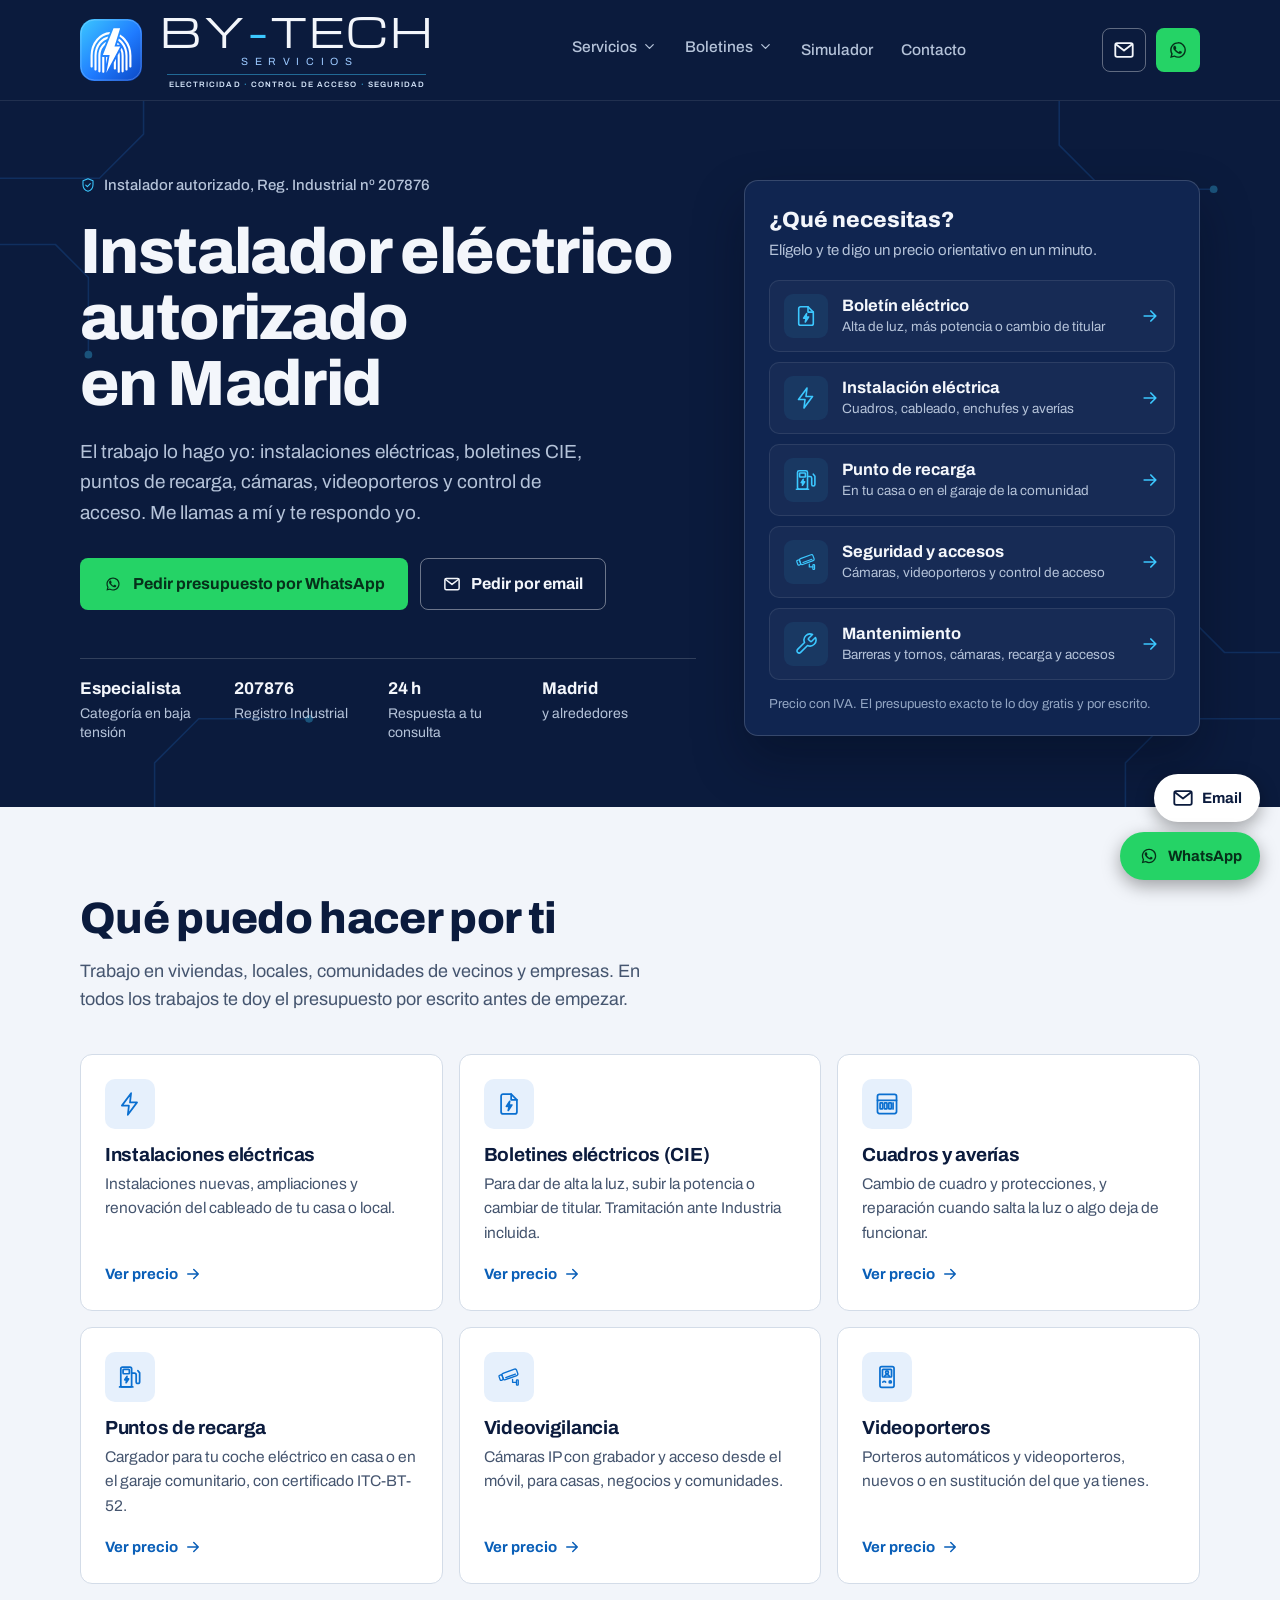
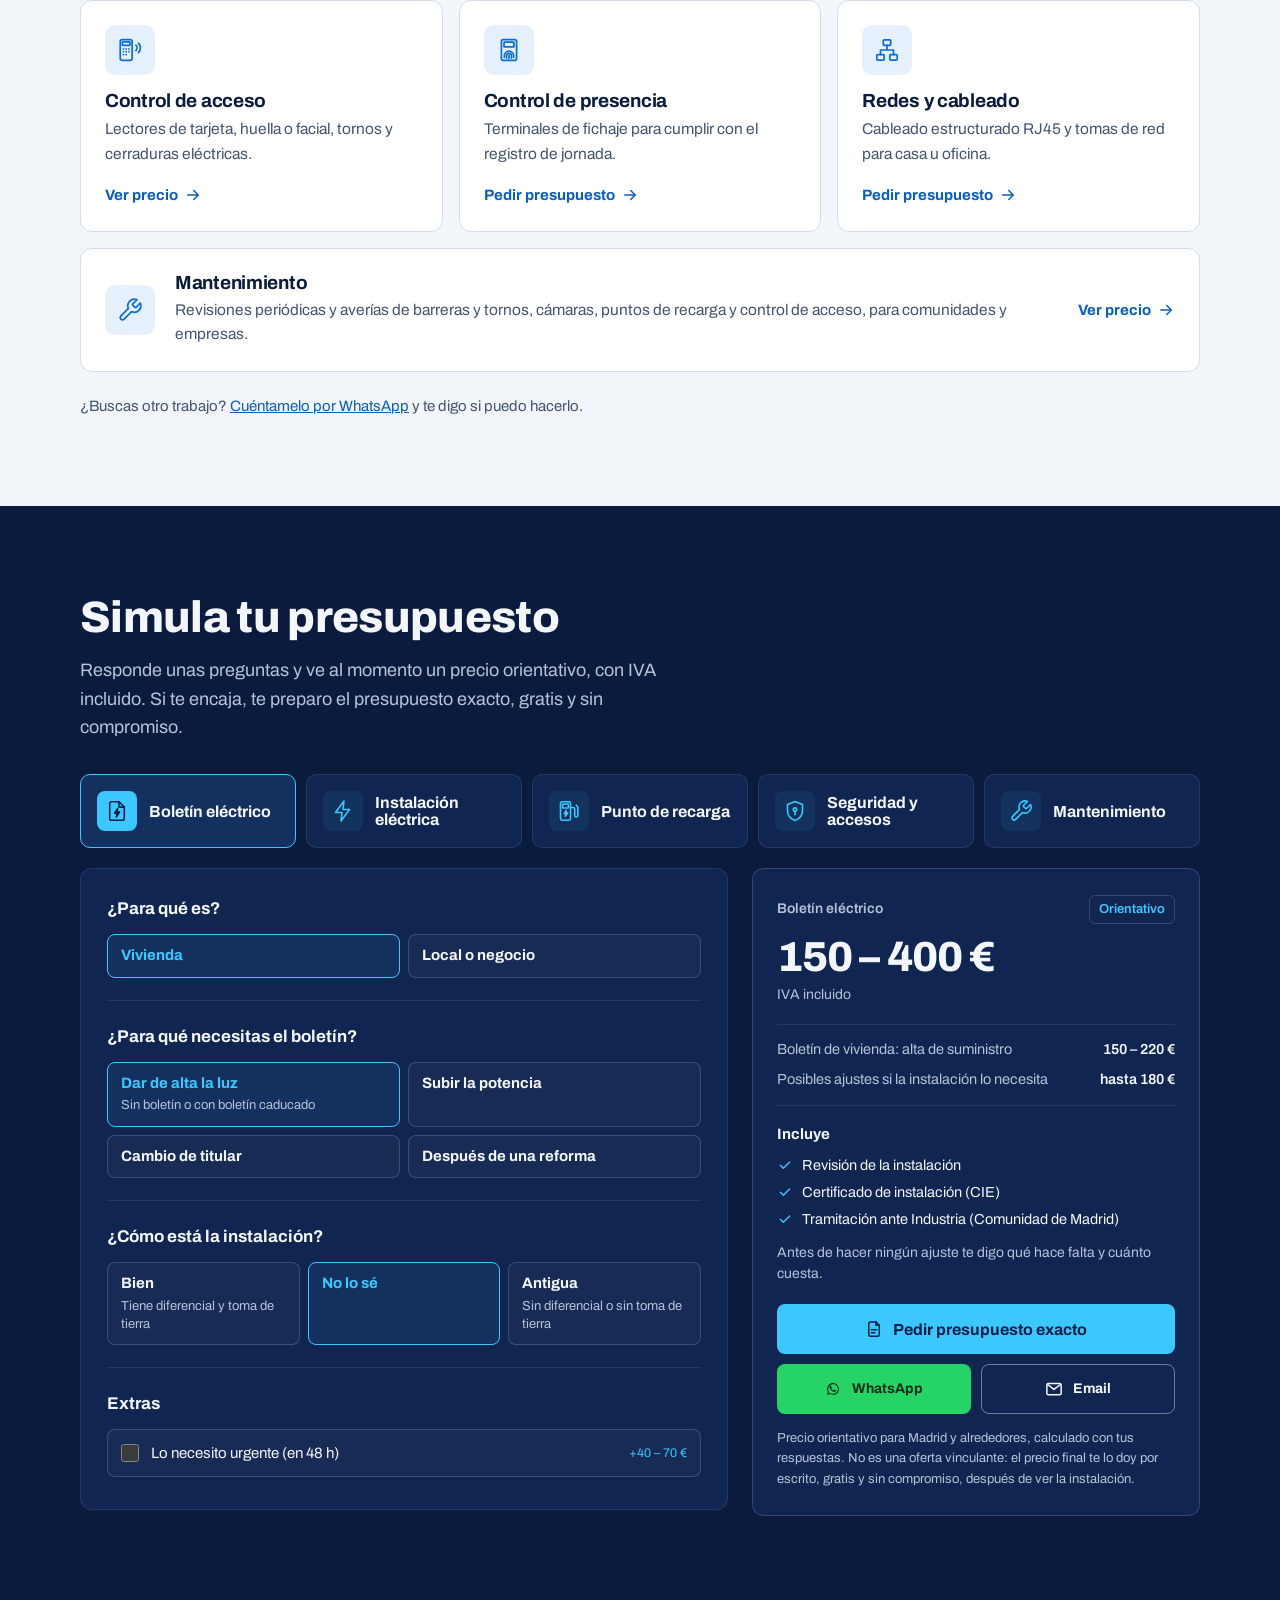
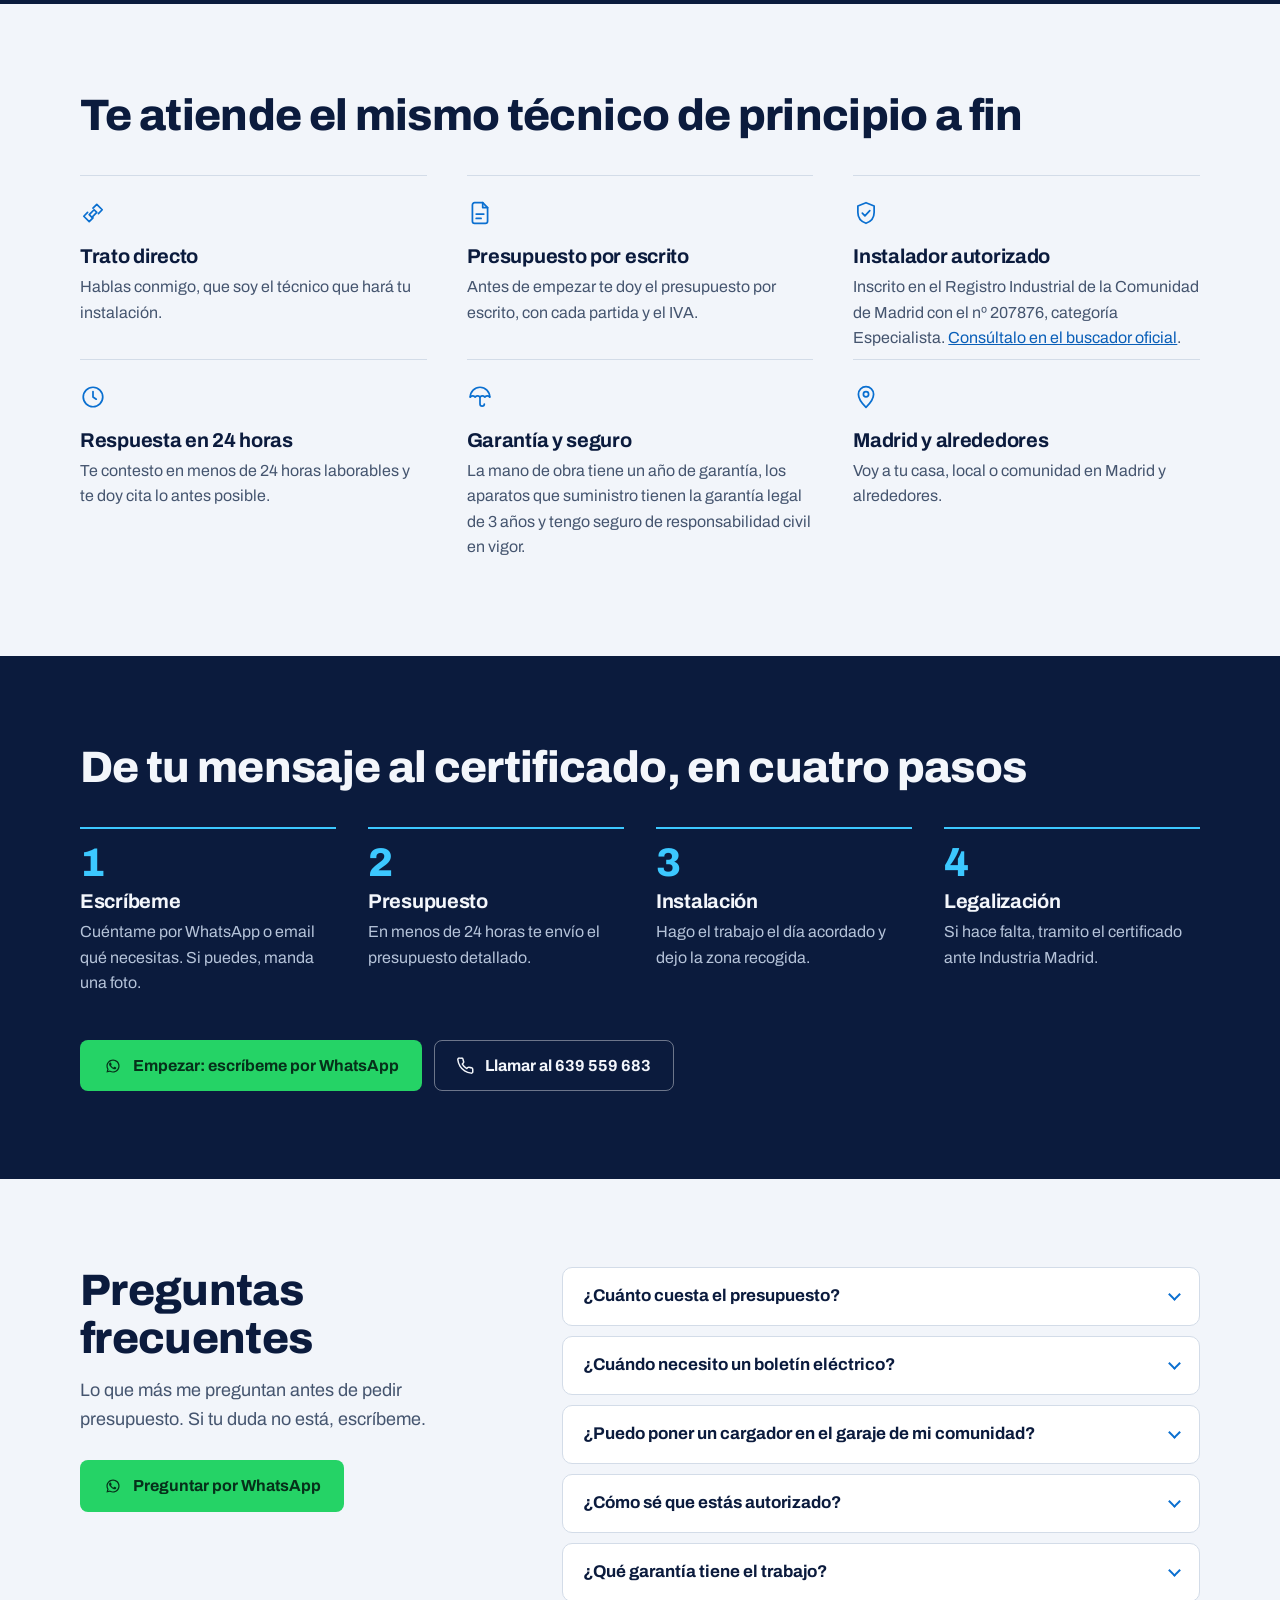
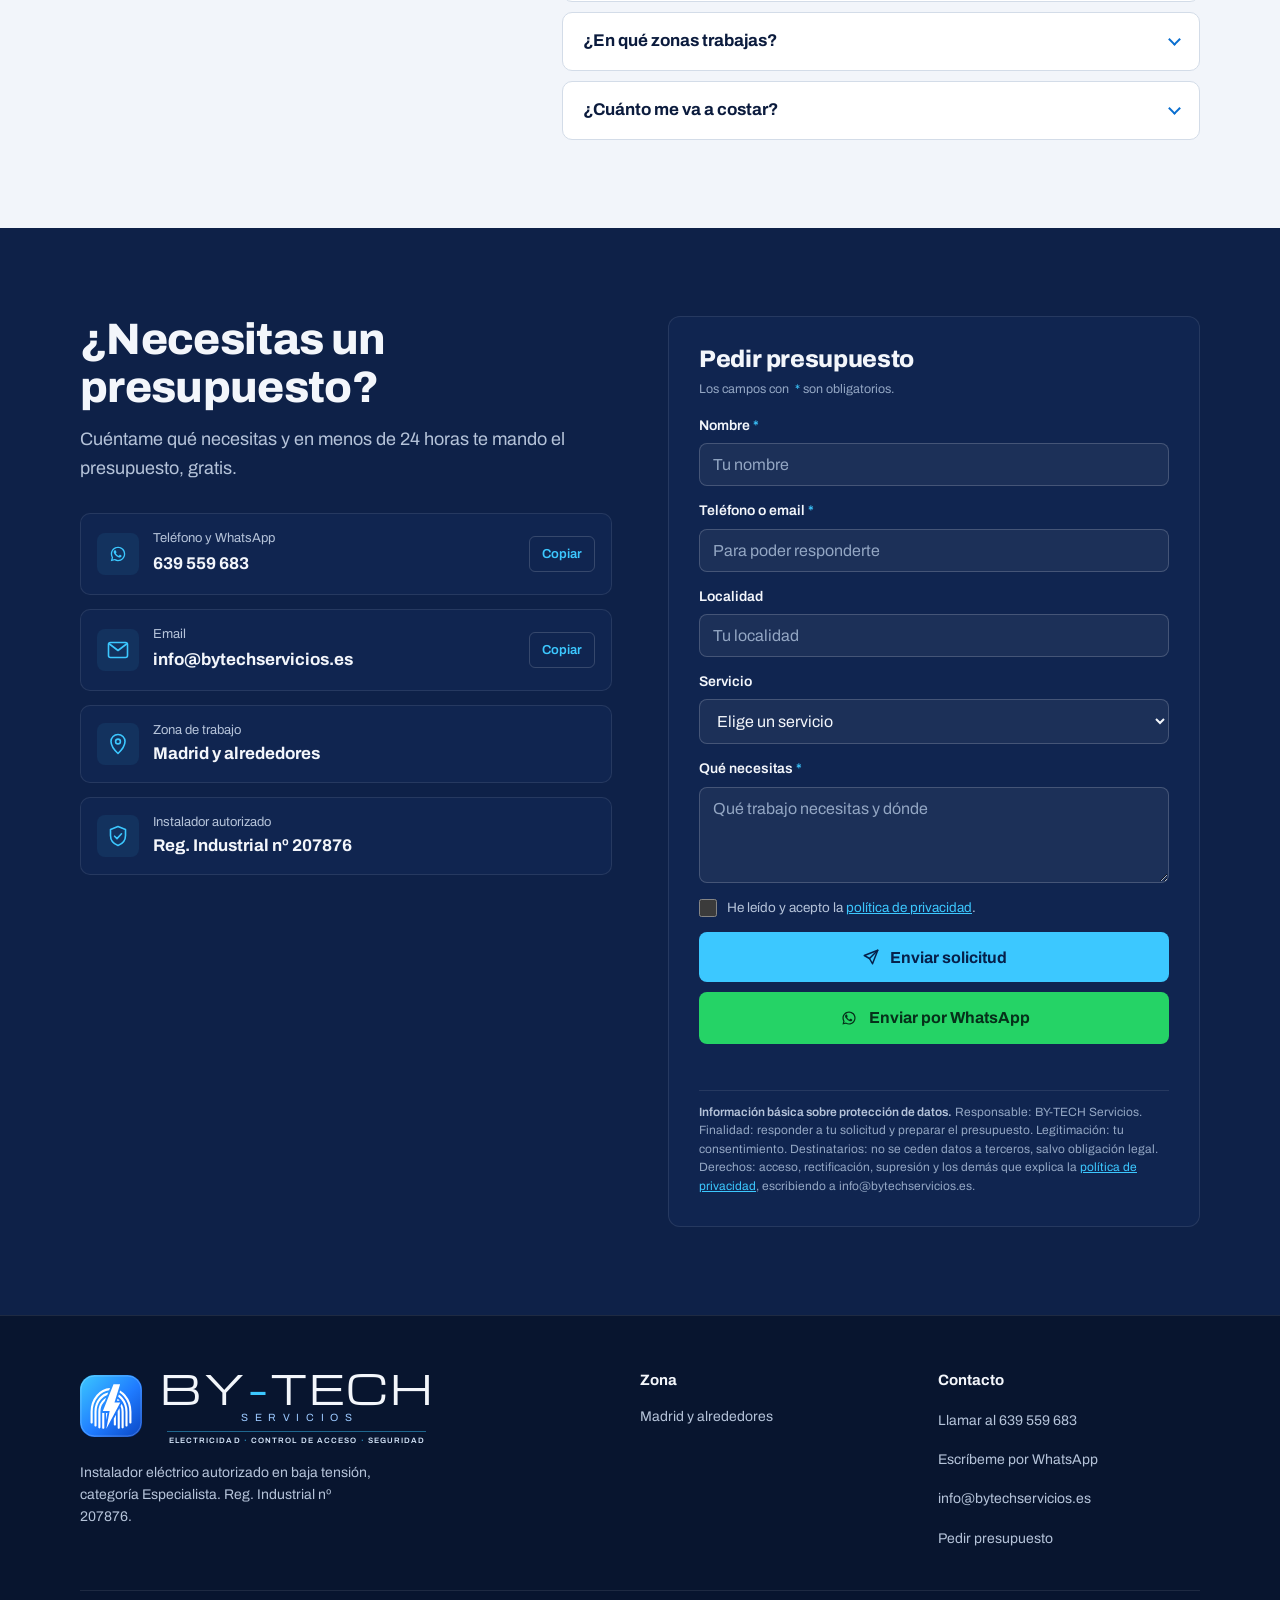
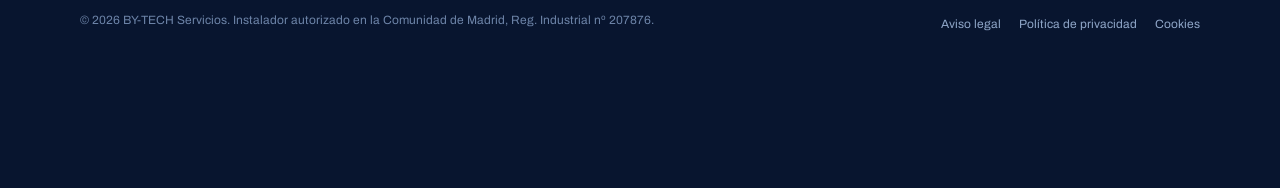
<file: index.html>
<!doctype html>
<html lang="es">
<head>
<meta charset="utf-8">
<meta name="viewport" content="width=device-width, initial-scale=1, viewport-fit=cover">
<link rel="icon" type="image/svg+xml" href="favicon.svg">
<meta property="og:type" content="website">
<meta property="og:locale" content="es_ES">
<meta property="og:site_name" content="BY-TECH Servicios">
<meta property="og:url" content="https://bytechservicios.es/">
<meta property="og:title" content="BY-TECH Servicios · Electricista autorizado en Madrid y alrededores">
<meta property="og:image" content="https://bytechservicios.es/og-image.jpg">
<meta property="og:image:width" content="1200">
<meta property="og:image:height" content="630">
<meta property="og:image:alt" content="Logotipo de BY-TECH Servicios: electricidad, control de acceso y seguridad">
<meta name="twitter:card" content="summary_large_image">
<meta property="og:description" content="Instalador autorizado (Reg. Industrial 207876). Boletines, instalaciones, puntos de recarga y seguridad. Simula tu presupuesto en la web.">
<link rel="canonical" href="https://bytechservicios.es/">
<title>Electricista autorizado en Madrid y alrededores | BY-TECH Servicios</title>
<meta name="description" content="Electricista autorizado en Madrid y alrededores. Boletines CIE, instalaciones, puntos de recarga y seguridad. Simula tu presupuesto en la web.">
<script type="application/ld+json">
{
 "@context": "https://schema.org",
 "@type": "Electrician",
 "@id": "https://bytechservicios.es/#empresa",
 "name": "BY-TECH Servicios",
 "description": "Instalador eléctrico autorizado en la Comunidad de Madrid (Reg. Industrial nº 207876, categoría Especialista). Boletines CIE, instalaciones eléctricas, puntos de recarga, videovigilancia, videoporteros y control de acceso.",
 "url": "https://bytechservicios.es/",
 "telephone": "+34639559683",
 "email": "info@bytechservicios.es",
 "image": "https://bytechservicios.es/og-image.jpg",
 "logo": "https://bytechservicios.es/logo.jpg",
 "address": {
  "@type": "PostalAddress",
  "addressLocality": "Valdemoro",
  "postalCode": "28342",
  "addressRegion": "Madrid",
  "addressCountry": "ES"
 },
 "areaServed": {
   "@type": "AdministrativeArea",
   "name": "Comunidad de Madrid"
  },
 "hasOfferCatalog": {
  "@type": "OfferCatalog",
  "name": "Servicios",
  "itemListElement": [
   {
    "@type": "Offer",
    "itemOffered": {
     "@type": "Service",
     "name": "Boletín eléctrico (CIE)"
    }
   },
   {
    "@type": "Offer",
    "itemOffered": {
     "@type": "Service",
     "name": "Instalaciones eléctricas"
    }
   },
   {
    "@type": "Offer",
    "itemOffered": {
     "@type": "Service",
     "name": "Cuadros eléctricos y averías"
    }
   },
   {
    "@type": "Offer",
    "itemOffered": {
     "@type": "Service",
     "name": "Puntos de recarga para coche eléctrico"
    }
   },
   {
    "@type": "Offer",
    "itemOffered": {
     "@type": "Service",
     "name": "Control de acceso"
    }
   },
   {
    "@type": "Offer",
    "itemOffered": {
     "@type": "Service",
     "name": "Control de presencia"
    }
   },
   {
    "@type": "Offer",
    "itemOffered": {
     "@type": "Service",
     "name": "Videovigilancia"
    }
   },
   {
    "@type": "Offer",
    "itemOffered": {
     "@type": "Service",
     "name": "Videoporteros"
    }
   },
   {
    "@type": "Offer",
    "itemOffered": {
     "@type": "Service",
     "name": "Redes y cableado estructurado"
    }
   },
   {
    "@type": "Offer",
    "itemOffered": {
     "@type": "Service",
     "name": "Instalación y mantenimiento de barreras vehiculares y tornos de acceso"
    }
   }
  ]
 }
}
</script>
<link rel="stylesheet" href="fonts/fonts.css">
<style>
/* Rediseño: azul marino plano de la marca, sin brillos ni degradados; tipografía Archivo; texto alineado a la izquierda */
:root{
  --bg:#0B1B3D; --navy:#0E2148; --navy-2:#122856; --panel:#102550; --panel-2:rgba(60,200,255,.08);
  --line:rgba(255,255,255,.16); --line-2:rgba(255,255,255,.09);
  --text:#F3F6FB; --muted:#B5C3D9; --soft:#93A6C3;
  --blue:#1f7bff; --cyan:#3cc8ff; --wa:#25d366; --wa-ink:#06301a;
  --f-brand:'Michroma','Archivo',system-ui,sans-serif; --f-body:'Archivo',system-ui,-apple-system,'Segoe UI',sans-serif;
  --gx:max(16px, env(safe-area-inset-left, 0px)); --gxr:max(16px, env(safe-area-inset-right, 0px));
  color-scheme:dark;
}
*,*::before,*::after{box-sizing:border-box}
html{scroll-behavior:smooth}
body{margin:0;background:var(--bg);color:var(--text);font-family:var(--f-body);font-size:17px;line-height:1.6;-webkit-font-smoothing:antialiased}
body::before{content:"";position:fixed;inset:0 0 auto;height:env(safe-area-inset-top,0px);z-index:60;background:var(--bg)}
a{color:inherit}
h1,h2,h3{margin:0;text-wrap:balance;line-height:1.08;letter-spacing:-.015em}
p{margin:0}
.wrap{max-width:1120px;margin:0 auto}
.band{padding-block:88px;padding-left:var(--gx);padding-right:var(--gxr)}
.label{display:none}
.h2{font-size:clamp(30px,4vw,44px);font-weight:800}
.sub{color:var(--muted);max-width:60ch;margin-top:14px;font-size:18px}
.ico{width:24px;height:24px;flex:none;stroke:currentColor;fill:none;stroke-width:1.6;stroke-linecap:round;stroke-linejoin:round}
:focus-visible{outline:2px solid var(--cyan);outline-offset:3px;border-radius:4px}
@media (prefers-reduced-motion:reduce){html{scroll-behavior:auto}*{transition:none!important;animation:none!important}}

/* ---- botones ---- */
.btn{display:inline-flex;align-items:center;gap:10px;min-height:50px;padding:12px 22px;border-radius:8px;font-weight:700;font-size:16px;text-decoration:none;border:1.5px solid transparent;cursor:pointer;font-family:inherit;transition:background .15s,border-color .15s,color .15s}
.btn:hover{filter:brightness(1.06)}
.btn-wa{background:var(--wa);color:var(--wa-ink)}
.btn-main{background:var(--cyan);color:#06204A}
.btn-ghost{background:transparent;border-color:rgba(255,255,255,.4);color:var(--text)}
.btn-ghost:hover{border-color:var(--cyan);color:var(--cyan)}

/* ---- logo ---- */
.logo{display:inline-flex;align-items:center;gap:12px;text-decoration:none;color:var(--text)}
.logo svg{flex:none}
.wm{display:flex;flex-direction:column;align-items:center;line-height:1}
.wm b{font-family:var(--f-brand);font-weight:400;letter-spacing:.05em;padding-left:.05em;white-space:nowrap}
.wm b i{font-style:normal;color:var(--cyan)}
.wm .sv{font-weight:400;letter-spacing:.62em;padding-left:.62em;color:#9cc9ff;margin-top:.55em;white-space:nowrap}
.wm em{font-style:normal;font-weight:600;letter-spacing:.14em;padding-left:.14em;color:#d6e6fb;white-space:nowrap;border-top:1px solid rgba(60,200,255,.45);padding-top:.75em;margin-top:.85em}
.wm em .dt{color:var(--cyan)}

/* ---- cabecera ---- */
header{position:sticky;top:env(safe-area-inset-top,0px);z-index:50;background:var(--bg);border-bottom:1px solid var(--line-2);padding-left:var(--gx);padding-right:var(--gxr)}
.nav{display:flex;align-items:center;justify-content:space-between;gap:20px;height:100px;transition:height .25s}
.nav .logo{gap:16px}.nav .logo svg{width:62px;height:62px;transition:width .25s,height .25s}
.nav .wm b{font-size:40px;transition:font-size .25s}.nav .wm .sv{font-size:10.5px;transition:font-size .25s}.nav .wm em{font-size:7.8px}
header.compact .nav{height:68px}header.compact .nav .logo{gap:12px}header.compact .nav .logo svg{width:44px;height:44px}
header.compact .nav .wm b{font-size:21px}header.compact .nav .wm .sv{font-size:7.2px}header.compact .nav .wm em{display:none}
.nav ul{display:flex;gap:28px;list-style:none;margin:0;padding:0}
.nav ul a{text-decoration:none;color:var(--muted);font-size:15.5px;font-weight:500;display:inline-block;padding-block:12px}
.nav-svc{padding-block:12px!important}
.dato b a{display:inline-block;padding-block:2px}
.nav ul a:hover{color:var(--cyan)}
.nav .btn{padding:9px 16px;font-size:14px}

/* ---- portada ---- */
.hero{position:relative;overflow:hidden;background:var(--bg);padding-block:72px 64px;padding-left:var(--gx);padding-right:var(--gxr)}
.hero .traces{position:absolute;inset:0;width:100%;height:100%;pointer-events:none;opacity:.32}
.hero-grid{position:relative;display:grid;grid-template-columns:minmax(0,1.15fr) minmax(0,.85fr);gap:48px;align-items:center}
.badge{display:inline-flex;align-items:center;gap:8px;color:var(--muted);font-size:15px;font-weight:500}
.badge .ico{color:var(--cyan)}
.hero h1{font-size:clamp(38px,5.6vw,64px);font-weight:800;margin-top:18px;line-height:1.03;letter-spacing:-.025em}
.hero h1 em{font-style:normal;color:var(--cyan)}
.hero .lead{font-size:19px;color:var(--muted);margin-top:20px;max-width:46ch}
.hero .cta{display:flex;gap:12px;flex-wrap:wrap;margin-top:30px}
.facts{display:grid;grid-template-columns:repeat(4,minmax(0,1fr));gap:0;margin-top:48px;border-top:1px solid var(--line)}
.fact{padding:16px 18px 0 0}
.fact strong{display:block;font-size:17px;font-weight:700;color:var(--text)}
.fact span{display:block;font-size:14px;line-height:1.4;color:var(--muted);margin-top:2px}

/* ---- precios rápidos ---- */
.quick{background:var(--navy);border-block:1px solid var(--line-2);padding-left:var(--gx);padding-right:var(--gxr)}
.quick .wrap{display:grid;grid-template-columns:repeat(4,minmax(0,1fr))}
.q{display:flex;align-items:center;gap:14px;padding:24px 18px;border-right:1px solid var(--line-2)}
.q:last-child{border-right:none}
.nw{white-space:nowrap}
a.q{color:inherit;text-decoration:none;transition:background .15s}
a.q:hover{background:rgba(255,255,255,.04)}
a.q:focus-visible{outline:2px solid var(--cyan);outline-offset:-2px}
.q .ico{width:26px;height:26px;color:var(--cyan)}
.q b{display:block;font-size:16px;font-weight:700}
.q span{font-size:14px;color:var(--cyan)}

/* ---- servicios ---- */
.svc-grid{display:grid;grid-template-columns:repeat(3,minmax(0,1fr));gap:18px;margin-top:44px}
.card{background:var(--panel);border:1px solid var(--line-2);border-radius:10px;padding:24px;display:flex;flex-direction:column;gap:12px}
.card:hover{border-color:var(--line)}
.card .ic{color:var(--cyan)}
.card .ic .ico{width:26px;height:26px}
.card h3{font-size:18px;font-weight:600}
.card p{font-size:14.5px;color:var(--muted)}

/* ---- bloques a dos columnas ---- */
.split{display:grid;grid-template-columns:minmax(0,1fr) minmax(0,1fr);gap:56px;align-items:center}
.alt{background:var(--navy)}
.checks{list-style:none;padding:0;margin:28px 0 0;display:flex;flex-direction:column;gap:14px}
.checks li{display:flex;gap:12px;align-items:flex-start;color:var(--text);font-size:15.5px}
.checks .ico{width:20px;height:20px;color:var(--cyan);margin-top:3px}
.price{border-radius:10px;padding:36px 28px;text-align:left;background:var(--panel);border:1px solid var(--line-2)}
.price small{display:block;color:var(--muted);font-size:14px}
.price .num{font-size:clamp(56px,7vw,76px);font-weight:700;line-height:1;margin-top:8px;color:var(--cyan);font-variant-numeric:tabular-nums}
.price .num sup{font-size:.35em;color:var(--muted);font-weight:600;vertical-align:super;margin-right:6px}
.price .note{color:var(--muted);font-size:14px;margin:10px 0 24px}
.price .btn{width:100%;justify-content:center}
.price .incl{margin-top:16px;font-size:13.5px;color:var(--muted)}
.ev{border-radius:10px;padding:36px 28px;text-align:left;background:var(--panel);border:1px solid var(--line-2)}
.ev .ico{width:56px;height:56px;color:var(--cyan);stroke-width:1.4}
.ev h3{font-size:26px;margin-top:16px}
.ev p{color:var(--muted);margin-top:10px;font-size:15px}

/* ---- ventajas ---- */
.adv{display:grid;grid-template-columns:repeat(3,minmax(0,1fr));column-gap:40px;margin-top:36px}
.adv div{padding:24px 0 8px;border-top:1px solid var(--line)}
.adv .ico{width:26px;height:26px;color:var(--cyan)}
.adv h3{font-size:20px;font-weight:700;margin-top:12px}
.adv p{font-size:16px;color:var(--muted);margin-top:6px}

/* ---- proceso ---- */
.steps{display:grid;grid-template-columns:repeat(4,minmax(0,1fr));gap:32px;margin-top:36px;counter-reset:s}
.steps::before{content:none}
.step{position:relative;text-align:left;border-top:2px solid var(--cyan);padding-top:14px}
.step::before{counter-increment:s;content:counter(s);display:block;margin-bottom:8px;color:var(--cyan);font-weight:800;font-size:40px;line-height:1}
.step h3{font-size:20px;font-weight:700}
.step p{font-size:16px;color:var(--muted);margin-top:6px}

/* ---- contacto ---- */
.contact .split{align-items:start}
.datos{display:flex;flex-direction:column;gap:14px;margin-top:30px}
.dato{display:flex;gap:14px;align-items:center;padding:14px 16px;border-radius:10px;background:var(--panel);border:1px solid var(--line-2)}
.dato .ic{width:42px;height:42px;border-radius:8px;display:flex;align-items:center;justify-content:center;background:var(--panel-2);color:var(--cyan);flex:none}
.dato small{display:block;font-size:13px;color:var(--muted)}
.dato b{font-size:17px;font-weight:700;word-break:break-word}
.dato .grow{flex:1;min-width:0}
.copy{background:none;border:1px solid var(--line);color:var(--cyan);border-radius:6px;padding:7px 12px;min-height:36px;font:600 13px var(--f-body);cursor:pointer;flex:none}
.copy:hover{background:var(--panel-2)}
form{border-radius:12px;padding:30px;background:var(--panel);border:1px solid var(--line-2)}
form h3{font-size:24px;font-weight:800;margin-bottom:6px}
.form-req{font-size:12.5px;color:var(--soft);margin-bottom:16px}
.req{color:var(--cyan);margin-left:3px}
.field-err{font-size:12.5px;font-weight:600;color:#ff9a9a;margin-top:2px}
.chk .field-err{margin:6px 0 0}
.field [aria-invalid="true"]{border-color:#ff9a9a}
.field input::placeholder,.field textarea::placeholder{color:var(--soft);opacity:1}
.skip{position:absolute;left:var(--gx);top:-80px;z-index:100;background:var(--cyan);color:#04122e;font-weight:700;padding:12px 18px;border-radius:10px;text-decoration:none}
.skip:focus{top:calc(10px + env(safe-area-inset-top,0px))}
.field{display:flex;flex-direction:column;gap:6px;margin-bottom:14px}
.field label{font-size:14px;font-weight:600;color:var(--text)}
.field input,.field select,.field textarea{width:100%;background:rgba(255,255,255,.05);border:1px solid rgba(255,255,255,.18);border-radius:8px;padding:12px 13px;font:16px var(--f-body);color:var(--text)}
.field textarea{min-height:96px;resize:vertical}
.field select option{background:var(--navy)}
.field input:focus,.field select:focus,.field textarea:focus{outline:none;border-color:var(--cyan)}
form .btn{width:100%;justify-content:center}
.send-row{display:grid;grid-template-columns:minmax(0,1fr);gap:10px;margin-top:6px}
@media (max-width:600px){.send-row{grid-template-columns:minmax(0,1fr)}}
.form-note{font-size:12.5px;color:var(--soft);margin-top:12px;text-align:center}
.hp{position:absolute;left:-9999px;width:1px;height:1px;overflow:hidden}
.chk{display:flex;gap:10px;align-items:flex-start;font-size:13.5px;color:var(--muted);margin:2px 0 14px;cursor:pointer}
.chk input{width:18px;height:18px;margin:2px 0 0;accent-color:var(--cyan);flex:none}
.chk a,.rgpd a{color:var(--cyan)}
button.btn{font-family:inherit}button.btn:disabled{opacity:.6;cursor:wait}
.btn .ico{width:18px;height:18px;stroke-width:2}
.form-status{min-height:1.4em;font-size:14px;font-weight:600;margin-top:12px;text-align:center}
.form-status.ok{color:#5be39a}.form-status.err{color:#ff9a9a}
.rgpd{font-size:12px;color:var(--soft);line-height:1.55;margin-top:14px;padding-top:12px;border-top:1px solid var(--line-2)}
.rgpd b{color:var(--muted);font-weight:600}

/* ---- pie ---- */
footer{background:#08152F;border-top:1px solid var(--line-2);padding-block:52px calc(150px + env(safe-area-inset-bottom,0px));padding-left:var(--gx);padding-right:var(--gxr)}
.foot{display:grid;grid-template-columns:minmax(0,2fr) minmax(0,1fr) minmax(0,1fr);gap:36px}
footer .logo{gap:16px}footer .logo svg{width:62px;height:62px}
footer .wm b{font-size:40px}footer .wm .sv{font-size:10.5px}footer .wm em{font-size:7.8px}
.foot p{font-size:14px;color:var(--muted);margin-top:16px;max-width:38ch}
.foot h4{margin:0 0 14px;font-size:15px;font-weight:700;color:var(--text)}
.foot ul{list-style:none;margin:0;padding:0;display:flex;flex-direction:column;gap:9px}
.foot ul a,.foot ul li{font-size:14px;color:var(--muted);text-decoration:none}
.foot ul a{display:inline-block;padding-block:4px}
.foot ul a:hover{color:var(--cyan)}
.legal{margin-top:36px;padding-top:20px;border-top:1px solid var(--line-2);font-size:12px;color:#6d84a8;display:flex;flex-wrap:wrap;gap:10px 24px;justify-content:space-between}
.legal-links{display:flex;flex-wrap:wrap;gap:8px 18px}.legal-links a{color:#8fa6c8;text-decoration:none;display:inline-block;padding-block:4px}.legal-links a:hover{color:var(--cyan)}

/* ---- botones flotantes: email + WhatsApp ---- */
.floats{position:fixed;right:calc(20px + env(safe-area-inset-right,0px));bottom:calc(20px + env(safe-area-inset-bottom,0px));z-index:70;display:flex;flex-direction:column;align-items:flex-end;gap:10px}
.mail-float{display:flex;align-items:center;gap:8px;background:#fff;color:#0B1B3D;text-decoration:none;font-weight:700;font-size:15px;padding:12px 18px;border-radius:999px;box-shadow:0 6px 18px rgba(0,0,0,.35)}
.mail-float .ico{width:22px;height:22px;stroke-width:2}
.wa-float{display:flex;align-items:center;gap:8px;background:var(--wa);color:var(--wa-ink);text-decoration:none;font-weight:700;font-size:15px;padding:12px 18px;border-radius:999px;box-shadow:0 6px 18px rgba(0,0,0,.35)}
.wa-float svg{width:22px;height:22px}

/* ---- menú de servicios ---- */
[hidden]{display:none!important}
.nav-svc{background:none;border:0;padding:0;color:var(--muted);font:500 15.5px var(--f-body);display:inline-flex;align-items:center;gap:5px;cursor:pointer}
.nav-svc:hover,.nav-svc[aria-expanded="true"]{color:var(--cyan)}
.chev{width:15px;height:15px;stroke:currentColor;fill:none;stroke-width:2;stroke-linecap:round;stroke-linejoin:round;transition:transform .15s}
.nav-svc[aria-expanded="true"] .chev{transform:rotate(180deg)}
.nav-actions{display:flex;align-items:center;gap:10px}
.wa-btn{width:44px;height:44px;border-radius:8px;display:inline-flex;align-items:center;justify-content:center;background:var(--wa);color:var(--wa-ink);flex:none}
.wa-btn:hover{filter:brightness(1.06)}
.wa-btn svg{width:24px;height:24px}
.mail-btn{width:44px;height:44px;border-radius:8px;display:inline-flex;align-items:center;justify-content:center;background:transparent;border:1.5px solid rgba(255,255,255,.35);color:var(--text);flex:none}
.mail-btn:hover{border-color:var(--cyan);color:var(--cyan)}
.mail-btn .ico{width:22px;height:22px;stroke-width:2}
.burger{display:none;width:44px;height:44px;border-radius:8px;align-items:center;justify-content:center;background:transparent;border:1.5px solid rgba(255,255,255,.35);color:var(--text);cursor:pointer}
.burger[aria-expanded="true"]{border-color:var(--cyan);color:var(--cyan)}
.burger svg{width:22px;height:22px;stroke:currentColor;fill:none;stroke-width:2;stroke-linecap:round}
.menu{position:absolute;left:0;right:0;top:100%;background:var(--bg);border-bottom:1px solid var(--line);box-shadow:0 24px 40px rgba(0,0,0,.45);padding-block:20px 22px;padding-left:var(--gx);padding-right:var(--gxr);max-height:calc(100vh - 68px - env(safe-area-inset-top,0px));overflow-y:auto}
.menu-head{font-size:15px;font-weight:700;color:var(--muted);margin:0 0 10px 14px}
.menu-grid{display:grid;grid-template-columns:repeat(3,minmax(0,1fr));gap:4px}
.mi{display:flex;gap:14px;align-items:flex-start;padding:13px 14px;border-radius:8px;text-decoration:none;color:var(--text);border:1px solid transparent;min-width:0}
.mi:hover,.mi:focus-visible{background:rgba(255,255,255,.05);border-color:var(--line-2)}
.mi .ic{width:28px;height:28px;display:flex;align-items:center;justify-content:center;flex:none;color:var(--cyan)}
.mi .ic .ico{width:24px;height:24px}
.mi b{display:block;font-size:16px;font-weight:700;line-height:1.3}
.mi span span{display:block;font-size:14px;color:var(--muted);line-height:1.45;margin-top:3px}
.menu-foot{display:flex;align-items:center;justify-content:space-between;gap:14px;flex-wrap:wrap;margin-top:14px;padding:14px 14px 0;border-top:1px solid var(--line-2);font-size:14px;color:var(--muted)}
.menu-foot .btn{padding:10px 16px;font-size:14px}
.mf-btns{display:flex;gap:10px;flex-wrap:wrap}
.btn-mail{background:transparent;border-color:rgba(255,255,255,.4);color:var(--text)}
.btn-mail:hover{border-color:var(--cyan);color:var(--cyan)}
.btn-mail .ico{width:18px;height:18px;stroke-width:2}
@media (max-width:960px){.burger{display:inline-flex}.menu-grid{grid-template-columns:repeat(2,minmax(0,1fr))}}
@media (max-width:600px){.menu-grid{grid-template-columns:minmax(0,1fr)}.mi{padding:11px 10px}}

/* ---- desplegable de boletines ---- */
.pb{display:grid;grid-template-columns:minmax(0,1.15fr) minmax(0,.85fr);gap:40px;align-items:center;padding:8px 14px 6px}
.pb-title{font-size:clamp(24px,2.8vw,32px);font-weight:800}
.pb .sub{margin-top:10px;font-size:15px}
.pb .checks{margin-top:18px;gap:10px}
.pb .checks li{font-size:15px}
.pb .price{padding:28px 24px}
.pb .price .num{font-size:clamp(46px,5vw,62px)}
.price .num.num-t{font-size:clamp(28px,3vw,34px);line-height:1.15;letter-spacing:-.01em}
.pb .ev{padding:28px 24px}.pb .ev .ico{width:76px;height:76px}.pb .ev h3{font-size:22px}
@media (max-width:960px){.pb{grid-template-columns:minmax(0,1fr);gap:22px}}

/* ---- carrusel de instalaciones ---- */
.gallery{border-radius:12px;padding:16px;background:var(--panel);border:1px solid var(--line-2);min-width:0}
.g-head{display:flex;align-items:center;justify-content:space-between;gap:12px;padding:2px 4px 14px}
.g-title{font-size:15px;font-weight:700;color:var(--text)}
.g-nav{display:flex;gap:8px}
.g-btn{width:44px;height:44px;border-radius:8px;display:inline-flex;align-items:center;justify-content:center;background:transparent;border:1px solid var(--line);color:var(--text);cursor:pointer}
.g-btn:hover{border-color:var(--cyan);color:var(--cyan)}
.g-btn svg{width:18px;height:18px;stroke:currentColor;fill:none;stroke-width:2;stroke-linecap:round;stroke-linejoin:round}
.g-track{display:flex;overflow-x:auto;scroll-snap-type:x mandatory;scroll-behavior:smooth;border-radius:8px;scrollbar-width:none;outline-offset:4px}
.g-track::-webkit-scrollbar{display:none}
.slide{position:relative;flex:0 0 100%;margin:0;aspect-ratio:4/3;scroll-snap-align:start;overflow:hidden;background:var(--navy)}
.slide img{width:100%;height:100%;object-fit:cover;display:block}
.slide figcaption{position:absolute;left:0;right:0;bottom:0;padding:44px 18px 16px;background:linear-gradient(180deg,transparent,rgba(5,13,32,.92))}
.slide figcaption b{display:block;font-size:17px;font-weight:600}
.slide figcaption span{display:block;font-size:13px;color:var(--muted);margin-top:2px}
.ph{background:#0F2552}
.ph::before{content:"";position:absolute;inset:0;background-image:linear-gradient(rgba(255,255,255,.04) 1px,transparent 1px),linear-gradient(90deg,rgba(255,255,255,.04) 1px,transparent 1px);background-size:28px 28px}
.ph-art{position:absolute;inset:0 0 22%;display:flex;align-items:center;justify-content:center;color:var(--cyan)}
.ph-art .ico{width:30%;height:auto;max-width:130px;stroke-width:1.2}
.chip{position:absolute;top:14px;left:14px;font-size:13px;font-weight:600;color:var(--text);background:rgba(11,27,61,.85);border:1px solid var(--line);padding:4px 10px;border-radius:6px}
.g-dots{display:flex;justify-content:center;gap:2px;padding-top:8px}
.g-dot{min-width:24px;height:24px;border:0;padding:0 2px;background:none;cursor:pointer;display:inline-flex;align-items:center;justify-content:center}
.g-dot::before{content:"";width:8px;height:8px;border-radius:999px;background:rgba(255,255,255,.22);transition:width .2s,background .2s}
.g-dot[aria-current="true"]::before{width:22px;background:var(--cyan)}
section[id]{scroll-margin-top:84px}

/* ---- responsive ---- */
@media (max-width:960px){
  .nav ul{display:none}
  .hero-grid,.split{grid-template-columns:minmax(0,1fr)}
    .facts{grid-template-columns:repeat(2,minmax(0,1fr))}
  .quick .wrap{grid-template-columns:repeat(2,minmax(0,1fr))}
  .q:nth-child(2){border-right:none}
  .q:nth-child(-n+2){border-bottom:1px solid var(--line-2)}
  .svc-grid,.adv{grid-template-columns:repeat(2,minmax(0,1fr))}
  .steps{grid-template-columns:repeat(2,minmax(0,1fr));row-gap:28px}
  .foot{grid-template-columns:repeat(2,minmax(0,1fr))}
}
@media (max-width:600px){
  .nav{height:72px}.nav .logo{gap:10px}.nav .logo svg{width:44px;height:44px}.nav .wm b{font-size:22px}.nav .wm .sv{font-size:7.5px}.nav .wm em{display:none}
  .menu{max-height:calc(100vh - 72px - env(safe-area-inset-top,0px))}
  .band{padding-block:64px}
  .hero .cta .btn{flex:1 1 100%;justify-content:center}
  .hero{padding-block:48px 52px}
  .quick .wrap,.svc-grid,.adv{grid-template-columns:minmax(0,1fr)}
  .q{border-right:none;border-bottom:1px solid var(--line-2)}.q:last-child{border-bottom:none}
  .foot{grid-template-columns:minmax(0,1fr)}
  footer .logo svg{width:52px;height:52px}footer .wm b{font-size:32px}footer .wm .sv{font-size:8.4px}footer .wm em{font-size:6.3px}
  .wa-float .t,.mail-float .t{display:none}.wa-float,.mail-float{padding:14px}
  .nav-actions{gap:7px}.wa-btn,.mail-btn,.burger{width:40px;height:40px}.wa-btn svg{width:22px;height:22px}.mail-btn .ico{width:20px;height:20px}
}
@media (max-width:389px){.nav .logo{gap:8px}.nav .logo svg,header.compact .nav .logo svg{width:38px;height:38px}.nav .wm b,header.compact .nav .wm b{font-size:18.5px}.nav .wm .sv,header.compact .nav .wm .sv{font-size:6.4px}.nav-actions{gap:6px}.wa-btn,.mail-btn,.burger{width:38px;height:38px}}
@media (max-width:349px){.nav .logo svg,header.compact .nav .logo svg{width:34px;height:34px}.nav .wm b,header.compact .nav .wm b{font-size:16px}.nav .wm .sv,header.compact .nav .wm .sv{font-size:5.6px}.nav-actions{gap:5px}.wa-btn,.mail-btn,.burger{width:36px;height:36px}}

/* ==== Mejoras para captar clientes ==== */
/* secciones claras: mismos colores de marca, en positivo */
.light{background:#F2F5FA;color:#0B1B3D;--text:#0B1B3D;--muted:#45556F;--soft:#5A6B86;--line:#D3DCE8;--line-2:#E1E7F0;--panel:#FFFFFF;--panel-2:#E6F0FC;--cyan:#0A6FD0}
.light a:not(.btn):not(.sc){color:#0A5FB8}
.light .btn-ghost{border-color:#9DB0CB;color:#0B1B3D}
.light .btn-ghost:hover{border-color:#0A6FD0;color:#0A6FD0}
.light .btn-main{color:#fff}
/* portada: selector de servicio */
.pick{background:var(--panel);border:1px solid var(--line);border-radius:14px;padding:26px 24px 20px;box-shadow:0 24px 50px rgba(2,8,24,.35);min-width:0}
.pick-t{font-size:22px;font-weight:800;line-height:1.2}
.pick-s{font-size:15px;color:var(--muted);margin-top:4px}
.pick-grid{display:flex;flex-direction:column;gap:10px;margin-top:18px}
.pk{display:flex;align-items:center;gap:14px;padding:13px 14px;border-radius:10px;border:1.5px solid var(--line-2);background:rgba(255,255,255,.03);text-decoration:none;color:var(--text);transition:border-color .15s,background .15s}
.pk:hover{border-color:var(--cyan);background:#14305F}
.pk:focus-visible{outline-offset:2px}
.pk .ic{width:44px;height:44px;border-radius:9px;background:var(--panel-2);color:var(--cyan);display:flex;align-items:center;justify-content:center;flex:none}
.pk .ic .ico{width:24px;height:24px}
.pk span:not(.ic){min-width:0}
.pk b{display:block;font-size:16.5px;font-weight:700;line-height:1.3}
.pk small{display:block;font-size:13.5px;color:var(--muted);margin-top:2px;line-height:1.35}
.pk .arr{margin-left:auto;width:20px;height:20px;color:var(--cyan);stroke-width:2;transition:transform .15s}
.pk:hover .arr{transform:translateX(3px)}
.pick-f{font-size:13px;color:var(--soft);margin-top:14px}
/* servicios */
.svc{display:grid;grid-template-columns:repeat(3,minmax(0,1fr));gap:16px;margin-top:40px}
.sc{display:flex;flex-direction:column;background:#fff;border:1px solid var(--line);border-radius:12px;padding:24px;text-decoration:none;color:var(--text);transition:border-color .15s,box-shadow .15s,transform .15s}
.sc:hover{border-color:#9CC2EE;box-shadow:0 12px 28px rgba(11,27,61,.10);transform:translateY(-2px)}
.sc .ic{width:50px;height:50px;border-radius:10px;background:var(--panel-2);color:var(--cyan);display:flex;align-items:center;justify-content:center}
.sc .ic .ico{width:26px;height:26px}
.sc h3{font-size:19px;font-weight:700;margin-top:16px}
.sc p{font-size:15.5px;color:var(--muted);margin-top:6px;flex:1}
.sc .go{display:inline-flex;align-items:center;gap:6px;margin-top:16px;font-weight:700;font-size:15px;color:#0A5FB8}
.sc .go .arr{width:18px;height:18px;stroke-width:2;transition:transform .15s}
.sc:hover .go .arr{transform:translateX(3px)}
.svc-note{margin-top:22px;font-size:15px;color:var(--muted)}
/* pasos: llamada a la acción */
.steps-cta{display:flex;gap:12px;flex-wrap:wrap;margin-top:44px}
/* preguntas frecuentes */
.faq-in{display:grid;grid-template-columns:minmax(0,.8fr) minmax(0,1.2fr);gap:56px;align-items:start}
.faq-in .btn{margin-top:26px}
.faq-list{display:flex;flex-direction:column;gap:10px}
.faq-list details{background:#fff;border:1px solid var(--line);border-radius:10px;transition:border-color .15s}
.faq-list details[open]{border-color:#9CC2EE}
.faq-list summary{list-style:none;cursor:pointer;display:flex;align-items:center;justify-content:space-between;gap:16px;padding:17px 20px;font-weight:700;font-size:17px;line-height:1.35;border-radius:10px}
.faq-list summary::-webkit-details-marker{display:none}
.faq-list summary::after{content:"";width:9px;height:9px;border-right:2px solid var(--cyan);border-bottom:2px solid var(--cyan);transform:rotate(45deg);margin-top:-5px;flex:none;transition:transform .15s}
.faq-list details[open] summary::after{transform:rotate(-135deg);margin-top:4px}
.faq-list details p{padding:0 20px 18px;color:var(--muted);font-size:16px}
@media (max-width:960px){
  .svc{grid-template-columns:repeat(2,minmax(0,1fr))}
  .faq-in{grid-template-columns:minmax(0,1fr);gap:28px}
}
@media (max-width:600px){
  .svc{grid-template-columns:minmax(0,1fr);gap:12px;margin-top:28px}
  .sc{display:grid;grid-template-columns:auto minmax(0,1fr);column-gap:14px;padding:18px 16px}
  .sc .ic{grid-row:span 3;width:44px;height:44px}
  .sc h3{margin-top:0;font-size:18px}
  .sc .go{margin-top:10px}
  .pick{padding:22px 16px 16px}
  .steps-cta .btn{flex:1 1 100%;justify-content:center}
  .faq-list summary{padding:16px;font-size:16px}
  .faq-list details p{padding:0 16px 16px}
}
.mi-wide{grid-column:1/-1}
@media (min-width:961px){
  .sc-wide{grid-column:1/-1;display:grid;grid-template-columns:auto minmax(0,1fr) auto;grid-template-areas:"ic t go" "ic p go";column-gap:20px;align-items:center}
  .sc-wide .ic{grid-area:ic}
  .sc-wide h3{grid-area:t;margin-top:0;align-self:end}
  .sc-wide p{grid-area:p;align-self:start;margin-top:4px}
  .sc-wide .go{grid-area:go;margin-top:0}
}

/* ---- simulador de presupuesto ---- */
.sim{background:var(--bg)}
.sim-tabs{display:grid;grid-template-columns:repeat(5,minmax(0,1fr));gap:10px;margin-top:32px}
.sim-tab{display:flex;align-items:center;gap:12px;padding:16px;border-radius:10px;background:var(--panel);border:1.5px solid var(--line-2);color:var(--text);font:700 16px var(--f-body);text-align:left;cursor:pointer;transition:border-color .15s,background .15s;min-width:0}
.sim-tab:hover{border-color:var(--line)}
.sim-tab .ic{width:40px;height:40px;border-radius:8px;display:flex;align-items:center;justify-content:center;flex:none;background:var(--panel-2);color:var(--cyan)}
.sim-tab .ic .ico{width:24px;height:24px}
.sim-tab[aria-selected="true"]{border-color:var(--cyan);background:#14305F}
.sim-tab[aria-selected="true"] .ic{background:var(--cyan);color:#06204A}
.sim-body{display:grid;grid-template-columns:minmax(0,1.3fr) minmax(0,.9fr);gap:24px;margin-top:20px;align-items:start}
.sim-q{border-radius:12px;padding:26px 26px 10px;background:var(--panel);border:1px solid var(--line-2)}
.sq{padding-bottom:22px;margin-bottom:22px;border-bottom:1px solid var(--line-2)}
.sq:last-of-type{border-bottom:0;margin-bottom:0}
.sq fieldset{border:0;margin:0;padding:0;min-width:0}
.sq legend,.sq .lb{display:block;padding:0;font-size:17px;font-weight:700;color:var(--text);margin-bottom:12px}
.sq .hint{font-size:14px;color:var(--muted);margin:-6px 0 12px}
.opts{display:grid;grid-template-columns:repeat(3,minmax(0,1fr));gap:8px}
.opts[data-n="2"],.opts[data-n="4"]{grid-template-columns:repeat(2,minmax(0,1fr))}
.opt{position:relative;display:block;cursor:pointer}
.opt input{position:absolute;opacity:0;width:1px;height:1px}
.opt span{display:block;height:100%;padding:11px 13px;border-radius:8px;border:1.5px solid rgba(255,255,255,.16);background:rgba(255,255,255,.03);transition:border-color .15s,background .15s}
.opt b{display:block;font-size:15px;font-weight:700;line-height:1.3}
.opt small{display:block;font-size:13px;color:var(--muted);line-height:1.4;margin-top:3px}
.opt:hover span{border-color:var(--line)}
.opt input:checked+span{border-color:var(--cyan);background:#14305F}
.opt input:checked+span b{color:var(--cyan)}
.opt input:focus-visible+span{outline:2px solid var(--cyan);outline-offset:2px}
.nrow{display:flex;align-items:center;justify-content:space-between;gap:14px}
.nrow .lb{margin:0}
.nrow .lb small{display:block;font-size:12px;font-weight:400;color:var(--soft);margin-top:2px}
.stp{display:inline-flex;align-items:center;border:1.5px solid rgba(255,255,255,.16);border-radius:8px;overflow:hidden;flex:none;background:rgba(255,255,255,.03)}
.stp button{width:42px;height:42px;border:0;background:none;color:var(--cyan);font:600 20px var(--f-body);cursor:pointer;display:flex;align-items:center;justify-content:center}
.stp button:hover{background:var(--panel-2)}
.stp button:disabled{color:var(--soft);opacity:.45;cursor:default;background:none}
.stp input,.rv input{width:52px;height:42px;border:0;border-inline:1px solid rgba(255,255,255,.1);background:none;color:var(--text);text-align:center;font:600 16px var(--f-body);font-variant-numeric:tabular-nums;-moz-appearance:textfield;appearance:textfield}
.stp input::-webkit-outer-spin-button,.stp input::-webkit-inner-spin-button,.rv input::-webkit-outer-spin-button,.rv input::-webkit-inner-spin-button{-webkit-appearance:none;margin:0}
.stp input:focus,.rv input:focus{outline:none;background:var(--panel-2)}
.rng{display:flex;align-items:center;gap:14px}
.rng input[type=range]{flex:1;min-width:0;accent-color:var(--cyan);height:28px}
.rv{display:inline-flex;align-items:center;border:1.5px solid rgba(255,255,255,.16);border-radius:8px;overflow:hidden;flex:none;background:rgba(255,255,255,.03)}
.rv input{width:64px;border:0}
.rv span{padding:0 12px 0 2px;font-size:14px;color:var(--muted)}
.chks{display:flex;flex-direction:column;gap:8px}
.ck{display:flex;align-items:center;gap:12px;padding:11px 13px;border-radius:8px;border:1.5px solid rgba(255,255,255,.16);background:rgba(255,255,255,.03);cursor:pointer;font-size:15px}
.ck input{width:18px;height:18px;margin:0;accent-color:var(--cyan);flex:none}
.ck span{flex:1;min-width:0}
.ck em{font-style:normal;font-size:12.5px;color:var(--cyan);white-space:nowrap;font-variant-numeric:tabular-nums}
.ck:has(input:checked){border-color:var(--cyan);background:#14305F}
.sim-res{position:sticky;top:88px;border-radius:12px;padding:26px 24px;background:var(--panel);border:1.5px solid var(--line)}
.sr-top{display:flex;align-items:center;justify-content:space-between;gap:10px}
.sr-top small{font-size:14px;color:var(--muted);font-weight:600}
.sr-tag{font-size:13px;font-weight:600;color:var(--cyan);border:1px solid var(--line);border-radius:6px;padding:3px 9px;white-space:nowrap}
.sr-total{font-size:clamp(32px,3.6vw,42px);font-weight:800;line-height:1.1;margin-top:10px;color:var(--text);font-variant-numeric:tabular-nums;letter-spacing:-.02em}
.sr-iva{font-size:14px;color:var(--muted);margin-top:4px}
.sr-lines{list-style:none;margin:18px 0 0;padding:14px 0 0;border-top:1px solid var(--line-2);display:flex;flex-direction:column;gap:9px}
.sr-lines li{display:flex;justify-content:space-between;gap:14px;font-size:14.5px;color:var(--muted);line-height:1.4}
.sr-lines li b{font-weight:600;color:var(--text);white-space:nowrap;font-variant-numeric:tabular-nums}
.sr-inc{margin-top:16px;padding-top:14px;border-top:1px solid var(--line-2)}
.sr-inc b{font-size:15px;font-weight:700;color:var(--text)}
.sr-inc ul{list-style:none;margin:8px 0 0;padding:0;display:flex;flex-direction:column;gap:6px}
.sr-inc li{display:flex;gap:9px;align-items:flex-start;font-size:14.5px;color:var(--text);line-height:1.45}
.sr-inc li .ico{width:16px;height:16px;color:var(--cyan);margin-top:2px;stroke-width:2}
.sr-notes{font-size:14px;color:var(--muted);margin-top:12px;line-height:1.5}
.sr-notes:empty{display:none}
.sim-res .btn{width:100%;justify-content:center}
#sim-pedir{margin-top:20px}
.sr-alt{display:grid;grid-template-columns:minmax(0,1fr) minmax(0,1fr);gap:10px;margin-top:10px}
.sr-alt .btn{padding:11px 12px;font-size:14px}
.sr-legal{font-size:13px;color:var(--muted);line-height:1.55;margin-top:14px}
.sim-peek{display:none}
@media (max-width:960px){
  .sim-tabs{grid-template-columns:repeat(2,minmax(0,1fr))}
  .sim-tab:last-child:nth-child(odd){grid-column:1/-1}
  .sim-body{grid-template-columns:minmax(0,1fr)}
  .sim-res{position:static}
  .sim-peek{display:flex;position:fixed;left:var(--gx);right:calc(var(--gxr) + 68px);bottom:calc(20px + env(safe-area-inset-bottom,0px));z-index:65;opacity:0;transform:translateY(12px);pointer-events:none;transition:opacity .2s,transform .2s;align-items:center;justify-content:space-between;gap:12px;padding:12px 16px;border-radius:14px;background:rgba(10,26,58,.96);backdrop-filter:blur(8px);border:1px solid var(--cyan);box-shadow:0 12px 30px rgba(0,0,0,.45);color:var(--text);text-decoration:none}
  .sim-peek.on{opacity:1;transform:none;pointer-events:auto}
  .sim-peek small{display:block;font-size:12px;color:var(--muted);white-space:nowrap}
  .sim-peek b{font-size:18px;color:var(--cyan);font-variant-numeric:tabular-nums;white-space:nowrap}
  .sim-peek span.go{font-size:13px;font-weight:600;color:var(--cyan);white-space:nowrap}
}
@media (max-width:600px){
  .sim-tabs{gap:8px}
  .sim-tab{gap:10px;padding:11px 10px;font-size:13.5px;line-height:1.3}
  .sim-tab .ic{width:36px;height:36px;border-radius:10px}
  .sim-tab .ic .ico{width:21px;height:21px}
  .sim-q{padding:20px 16px 4px;border-radius:16px}
  .sim-res{padding:22px 18px}
  .opts[data-n="3"]{grid-template-columns:minmax(0,1fr)}
}
@media (max-width:389px){.sim-tab{flex-direction:column;align-items:flex-start;gap:8px}.sim-peek span.go{display:none}}
@media (max-width:359px){.opts[data-n]{grid-template-columns:minmax(0,1fr)}}
</style>

</head>
<body>
<!-- símbolo y degradado del logo (se reutilizan) -->
<svg width="0" height="0" style="position:absolute" aria-hidden="true">
  <defs>
    <linearGradient id="btg" x1="0" y1="0" x2="1" y2="1"><stop offset="0" stop-color="#3cc8ff"/><stop offset=".55" stop-color="#1f7bff"/><stop offset="1" stop-color="#0b47c4"/></linearGradient>
    <symbol id="bt-mark" viewBox="0 0 64 64"><rect width="64" height="64" rx="15" fill="url(#btg)"/><rect x="1" y="1" width="62" height="62" rx="14" fill="none" stroke="#fff" stroke-opacity=".22" stroke-width="1"/><path fill="#fff" d="M34.6 9.5H41.4L35.6 28.4H41.6L27.2 55.5L30.6 37.2H23.6ZM10.9 49V38Q10.9 27.86 17.02 20.67Q22.85 13.82 31 13.42L30.09 15.7Q23.53 16.41 18.7 22.1Q13.1 28.67 13.1 38V49Q13.1 49.46 12.78 49.78Q12.46 50.1 12 50.1Q11.54 50.1 11.22 49.78Q10.9 49.46 10.9 49ZM14.9 52V38Q14.9 29.73 19.84 23.86Q23.82 19.14 29.12 18.16L28.12 20.67Q24.43 21.82 21.53 25.27Q17.1 30.53 17.1 38V52Q17.1 52.46 16.78 52.78Q16.46 53.1 16 53.1Q15.54 53.1 15.22 52.78Q14.9 52.46 14.9 52ZM40.75 18.08 41.42 15.9Q44.42 17.67 46.98 20.67Q53.1 27.86 53.1 38V49Q53.1 49.46 52.78 49.78Q52.46 50.1 52 50.1Q51.54 50.1 51.22 49.78Q50.9 49.46 50.9 49V38Q50.9 28.67 45.3 22.1Q43.19 19.62 40.75 18.08ZM39.42 22.43 40.1 20.23Q42.27 21.62 44.16 23.86Q49.1 29.73 49.1 38V52Q49.1 52.46 48.78 52.78Q48.46 53.1 48 53.1Q47.54 53.1 47.22 52.78Q46.9 52.46 46.9 52V38Q46.9 30.53 42.47 25.27Q41.04 23.57 39.42 22.43ZM18.9 54V38Q18.9 31.6 22.67 27.05Q24.61 24.69 26.98 23.53L25.52 27.21Q24.92 27.77 24.36 28.45Q21.1 32.39 21.1 38V54Q21.1 54.46 20.78 54.78Q20.46 55.1 20 55.1Q19.54 55.1 19.22 54.78Q18.9 54.46 18.9 54ZM41.81 32.06 43.09 29.64Q45.1 33.33 45.1 38V54Q45.1 54.46 44.78 54.78Q44.46 55.1 44 55.1Q43.54 55.1 43.22 54.78Q42.9 54.46 42.9 54V38Q42.9 34.75 41.81 32.06ZM38.89 37.55 40.61 34.31Q41.1 36.03 41.1 38V54.5Q41.1 54.96 40.78 55.28Q40.46 55.6 40 55.6Q39.54 55.6 39.22 55.28Q38.9 54.96 38.9 54.5V38Q38.9 37.77 38.89 37.55ZM22.9 54.5V38.97Q23.24 39.1 23.6 39.1H25.1V54.5Q25.1 54.96 24.78 55.28Q24.46 55.6 24 55.6Q23.54 55.6 23.22 55.28Q22.9 54.96 22.9 54.5ZM34.9 45.06 37.1 40.92V51Q37.1 51.46 36.78 51.78Q36.46 52.1 36 52.1Q35.54 52.1 35.22 51.78Q34.9 51.46 34.9 51ZM26.9 39.1H28.31L26.9 46.71ZM40.86 26.5H38.17L38.76 24.59Q39.86 25.39 40.86 26.5Z"/></symbol>
    <symbol id="i-wa" viewBox="0 0 32 32"><path fill="currentColor" d="M23.5 8.5A10.4 10.4 0 0 0 16 5.5C10.2 5.5 5.5 10.2 5.5 16c0 1.8.5 3.6 1.4 5.2L5.5 26.5l5.5-1.4a10.4 10.4 0 0 0 5 1.3c5.8 0 10.5-4.7 10.5-10.5 0-2.8-1.1-5.4-3-7.4zm-7.5 16.1a8.6 8.6 0 0 1-4.4-1.2l-.3-.2-3.2.8.9-3.1-.2-.3a8.6 8.6 0 0 1-1.3-4.6c0-4.8 3.9-8.6 8.6-8.6 2.3 0 4.4.9 6 2.5a8.5 8.5 0 0 1 2.5 6c0 4.7-3.9 8.7-8.6 8.7zm4.7-6.5c-.3-.1-1.6-.8-1.8-.9-.3-.1-.5-.1-.7.1-.2.3-.7.9-.9 1.1-.2.2-.3.2-.6.1-.3-.1-1.2-.4-2.2-1.4-.8-.7-1.4-1.6-1.5-1.9-.2-.3 0-.4.1-.6l.4-.5c.1-.2.2-.3.3-.5 0-.2 0-.3-.1-.5-.1-.2-.7-1.6-.9-2.2-.2-.5-.5-.5-.7-.5h-.6c-.2 0-.5.1-.8.4-.3.3-1 1-1 2.4s1 2.7 1.2 2.9c.1.2 2 3.1 4.9 4.3.7.3 1.2.5 1.6.6.7.2 1.3.2 1.8.1.5-.1 1.6-.7 1.8-1.3.2-.6.2-1.1.2-1.2-.1-.1-.3-.2-.6-.3z"/></symbol>
  </defs>
</svg>

<a class="skip" href="#inicio">Saltar al contenido</a>
<header>
  <div class="wrap nav">
    <a class="logo" href="#inicio" aria-label="BY-TECH Servicios, inicio">
      <svg width="58" height="58" aria-hidden="true"><use href="#bt-mark"/></svg>
      <span class="wm"><b>BY<i>-</i>TECH</b><span class="sv">SERVICIOS</span><em>ELECTRICIDAD <span class="dt">·</span> CONTROL DE ACCESO <span class="dt">·</span> SEGURIDAD</em></span>
    </a>
    <ul>
      <li><button type="button" class="nav-svc" data-panel="menu" aria-expanded="false" aria-controls="menu">Servicios<svg class="chev" viewBox="0 0 24 24" aria-hidden="true"><path d="m6 9 6 6 6-6"/></svg></button></li>
      <li><button type="button" class="nav-svc" data-panel="p-boletin" aria-expanded="false" aria-controls="p-boletin">Boletines<svg class="chev" viewBox="0 0 24 24" aria-hidden="true"><path d="m6 9 6 6 6-6"/></svg></button></li>
      <li><a href="#simulador">Simulador</a></li>
      <li><a href="#contacto">Contacto</a></li>
    </ul>
    <div class="nav-actions">
      <button type="button" class="burger" data-panel="menu" aria-expanded="false" aria-controls="menu" aria-label="Ver servicios"><svg viewBox="0 0 24 24" aria-hidden="true"><path d="M4 7h16M4 12h16M4 17h16"/></svg></button>
      <a class="mail-btn" href="mailto:info@bytechservicios.es?subject=Presupuesto%20desde%20la%20web" aria-label="Escribir por email"><svg class="ico" viewBox="0 0 24 24" aria-hidden="true"><rect x="2.5" y="4.5" width="19" height="15" rx="2"/><path d="m3.5 6 8.5 6.5L20.5 6"/></svg></a>
      <a class="wa-btn" href="https://wa.me/34639559683?text=Hola%2C%20te%20escribo%20desde%20la%20web.%20Quiero%20pedir%20un%20presupuesto." target="_blank" rel="noopener" aria-label="Escribir por WhatsApp"><svg aria-hidden="true"><use href="#i-wa"/></svg></a>
    </div>
  </div>
  <div class="menu" id="menu" hidden>
    <div class="wrap">
      <div class="menu-head">Servicios</div>
      <div class="menu-grid">
<a class="mi" href="#contacto" data-svc="Instalación eléctrica"><span class="ic"><svg class="ico" viewBox="0 0 24 24" aria-hidden="true"><path d="M13 2 4.5 13.5H11L10 22l8.5-11.5H12z"/></svg></span><span><b>Instalaciones eléctricas</b><span>Instalaciones nuevas, ampliaciones y renovación de cableado.</span></span></a>
<a class="mi" href="#" data-open-panel="p-boletin"><span class="ic"><svg class="ico" viewBox="0 0 24 24" aria-hidden="true"><path d="M14 2.8H6.5a1.8 1.8 0 0 0-1.8 1.8v14.8a1.8 1.8 0 0 0 1.8 1.8h11a1.8 1.8 0 0 0 1.8-1.8V8.1z"/><path d="M14 2.8v5.3h5.3"/><path d="m12.6 9.6-3 4.6h2.6l-.9 3.8 3.3-5h-2.6z"/></svg></span><span><b>Boletines CIE</b><span>Alta de suministro, cambio de titular y aumento de potencia.</span></span></a>
<a class="mi" href="#contacto" data-svc="Cuadro eléctrico o avería"><span class="ic"><svg class="ico" viewBox="0 0 24 24" aria-hidden="true"><rect x="3.2" y="3.2" width="17.6" height="17.6" rx="1.8"/><path d="M3.2 8.6h17.6"/><rect x="5.6" y="11" width="2.4" height="5.6" rx=".5"/><rect x="9.6" y="11" width="2.4" height="5.6" rx=".5"/><rect x="13.6" y="11" width="2.4" height="5.6" rx=".5"/><path d="M17.6 11v5.6"/></svg></span><span><b>Cuadros y averías</b><span>Cambio de cuadros, protecciones y reparación de averías.</span></span></a>
<a class="mi" href="#" data-open-panel="p-recarga"><span class="ic"><svg class="ico" viewBox="0 0 24 24" aria-hidden="true"><rect x="3.5" y="2.8" width="10" height="18.4" rx="1.6"/><rect x="5.6" y="5" width="5.8" height="4" rx=".6"/><path d="m9.2 11.4-2 3.2h1.9l-.7 2.7 2.3-3.5H8.9z"/><path d="M13.5 8.5h2.6a1.6 1.6 0 0 1 1.6 1.6v6.3a1.6 1.6 0 0 0 3.2 0V8.2l-1.6-2"/><path d="M2.4 21.2h12.2"/></svg></span><span><b>Puntos de recarga</b><span>Cargadores para coche eléctrico en garajes y comunidades.</span></span></a>
<a class="mi" href="#contacto" data-svc="Control de acceso"><span class="ic"><svg class="ico" viewBox="0 0 24 24" aria-hidden="true"><rect x="3" y="2.5" width="11" height="19" rx="1.8"/><rect x="5" y="4.6" width="7" height="3.2" rx=".6"/><path d="M6 11h.01M8.5 11h.01M11 11h.01M6 13.6h.01M8.5 13.6h.01M11 13.6h.01M6 16.2h.01M8.5 16.2h.01"/><path d="M17.5 7.5a3.6 3.6 0 0 1 0 5M19.8 5.6a6.3 6.3 0 0 1 0 8.8"/></svg></span><span><b>Control de acceso</b><span>Lectores de tarjeta, huella y facial, tornos y cerraduras.</span></span></a>
<a class="mi" href="#contacto" data-svc="Control de presencia"><span class="ic"><svg class="ico" viewBox="0 0 24 24" aria-hidden="true"><rect x="5" y="2.4" width="14" height="19.2" rx="1.8"/><rect x="7.4" y="4.8" width="9.2" height="4.4" rx=".7"/><path d="M7.7 18.6v-1.2a4.3 4.3 0 0 1 8.6 0v1.2"/><path d="M9.7 19.4v-2a2.3 2.3 0 0 1 4.6 0v2"/><path d="M12 16.9v2.9"/></svg></span><span><b>Control de presencia</b><span>Terminales de fichaje para el registro de jornada.</span></span></a>
<a class="mi" href="#contacto" data-svc="Videovigilancia"><span class="ic"><svg class="ico" viewBox="0 0 32 32" aria-hidden="true"><g transform="rotate(-20 16 13)"><rect x="7.6" y="9" width="19" height="8.4" rx="2"/><rect x="3.6" y="9.9" width="4" height="6.6" rx="1.3"/><path d="M11 15.1H23.6"/></g><path d="M20.4 18.9V22.6H25.2"/><rect x="25.2" y="19.6" width="2.2" height="6.4" rx=".7"/></svg></span><span><b>Videovigilancia</b><span>Cámaras IP, grabadores y acceso desde el móvil.</span></span></a>
<a class="mi" href="#contacto" data-svc="Videoportero"><span class="ic"><svg class="ico" viewBox="0 0 24 24" aria-hidden="true"><rect x="5.5" y="2.5" width="13" height="19" rx="1.6"/><rect x="7.8" y="5" width="8.4" height="7" rx=".6"/><circle cx="12" cy="7.6" r="1.3"/><path d="M9.8 11.3a2.4 2.4 0 0 1 4.4 0M8.2 16.6c.7-.8 1.8-.8 2.5 0"/><circle cx="15" cy="16.5" r="1"/></svg></span><span><b>Videoporteros</b><span>Porteros automáticos y videoporteros, nuevos o en sustitución.</span></span></a>
<a class="mi" href="#contacto" data-svc="Redes y cableado"><span class="ic"><svg class="ico" viewBox="0 0 24 24" aria-hidden="true"><rect x="8.6" y="2.6" width="6.8" height="5.2" rx=".8"/><rect x="2.6" y="16.2" width="6.8" height="5.2" rx=".8"/><rect x="14.6" y="16.2" width="6.8" height="5.2" rx=".8"/><path d="M12 7.8V12M6 16.2V12h12v4.2"/></svg></span><span><b>Redes y cableado</b><span>Cableado estructurado RJ45 y tomas de red.</span></span></a>
<a class="mi mi-wide" href="#simulador" data-sim="mant"><span class="ic"><svg class="ico" viewBox="0 0 24 24" aria-hidden="true"><path d="M14.7 6.3a1 1 0 0 0 0 1.4l1.6 1.6a1 1 0 0 0 1.4 0l3.77-3.77a6 6 0 0 1-7.94 7.94l-6.91 6.91a2.12 2.12 0 0 1-3-3l6.91-6.91a6 6 0 0 1 7.94-7.94l-3.76 3.76z"/></svg></span><span><b>Mantenimiento</b><span>Revisiones y averías de barreras y tornos, cámaras, puntos de recarga y control de acceso.</span></span></a>
      </div>
      <div class="menu-foot"><span>Si buscas otro trabajo, cuéntamelo y te digo si puedo hacerlo.</span><div class="mf-btns"><a class="btn btn-wa" href="https://wa.me/34639559683?text=Hola%2C%20te%20escribo%20desde%20la%20web.%20Quiero%20pedir%20un%20presupuesto." target="_blank" rel="noopener"><svg width="18" height="18" aria-hidden="true"><use href="#i-wa"/></svg>Escríbeme</a><a class="btn btn-mail" href="mailto:info@bytechservicios.es?subject=Presupuesto%20desde%20la%20web"><svg class="ico" viewBox="0 0 24 24" aria-hidden="true"><rect x="2.5" y="4.5" width="19" height="15" rx="2"/><path d="m3.5 6 8.5 6.5L20.5 6"/></svg>Email</a><a class="btn btn-ghost" href="#simulador"><svg class="ico" viewBox="0 0 24 24" aria-hidden="true"><rect x="4.5" y="2.5" width="15" height="19" rx="2"/><rect x="7.5" y="5.5" width="9" height="4" rx=".6"/><path d="M8.5 13h.01M12 13h.01M15.5 13h.01M8.5 16.8h.01M12 16.8h.01M15.5 16.8h.01"/></svg>Simular precio</a></div></div>
    </div>
  </div>
  <div class="menu" id="p-boletin" hidden>
    <div class="wrap pb">
    <div>
      <h3 class="pb-title">Boletín eléctrico para tu vivienda o local</h3>
      <p class="sub">Reviso la instalación, emito el certificado y lo tramito ante Industria de la Comunidad de Madrid.</p>
      <ul class="checks">
        <li><svg class="ico" viewBox="0 0 24 24" aria-hidden="true"><path d="m5 12.5 4.5 4.5L19 7.5"/></svg>Viviendas: alta de suministro, cambio de titular y aumento de potencia</li>
        <li><svg class="ico" viewBox="0 0 24 24" aria-hidden="true"><path d="m5 12.5 4.5 4.5L19 7.5"/></svg>Locales: aperturas y licencias de actividad</li>
        <li><svg class="ico" viewBox="0 0 24 24" aria-hidden="true"><path d="m5 12.5 4.5 4.5L19 7.5"/></svg><span>Puntos de recarga: certificado <span class="nw">ITC-BT-52</span></span></li>
        <li><svg class="ico" viewBox="0 0 24 24" aria-hidden="true"><path d="m5 12.5 4.5 4.5L19 7.5"/></svg>Tramitación ante Industria Madrid incluida</li>
      </ul>
    </div>
    <div class="price">
      <small>Boletín eléctrico para vivienda</small>
      <div class="num num-t">Presupuesto<br>sin compromiso</div>
      <p class="note">Respuesta en menos de 24 h · Tramitación incluida</p>
      <a class="btn btn-main" href="https://wa.me/34639559683?text=Hola%2C%20te%20escribo%20desde%20la%20web.%20Necesito%20un%20bolet%C3%ADn%20el%C3%A9ctrico." target="_blank" rel="noopener">Pedir mi boletín</a>
      <a class="btn btn-ghost" href="#simulador" data-sim="boletin" style="margin-top:10px"><svg class="ico" viewBox="0 0 24 24" aria-hidden="true"><rect x="4.5" y="2.5" width="15" height="19" rx="2"/><rect x="7.5" y="5.5" width="9" height="4" rx=".6"/><path d="M8.5 13h.01M12 13h.01M15.5 13h.01M8.5 16.8h.01M12 16.8h.01M15.5 16.8h.01"/></svg>Simular precio</a>
      <p class="incl">Revisión · Certificado · Tramitación</p>
    </div>
    </div>
  </div>
  <div class="menu" id="p-recarga" hidden>
    <div class="wrap pb">
    <div>
      <h3 class="pb-title">Instala tu cargador de coche eléctrico</h3>
      <p class="sub">Recarga en casa o en el garaje de tu comunidad, con la instalación legalizada y su certificado.</p>
      <ul class="checks">
        <li><svg class="ico" viewBox="0 0 24 24" aria-hidden="true"><path d="m5 12.5 4.5 4.5L19 7.5"/></svg>Cargador monofásico hasta 7,4 kW</li>
        <li><svg class="ico" viewBox="0 0 24 24" aria-hidden="true"><path d="m5 12.5 4.5 4.5L19 7.5"/></svg>Cargador trifásico hasta 22 kW</li>
        <li><svg class="ico" viewBox="0 0 24 24" aria-hidden="true"><path d="m5 12.5 4.5 4.5L19 7.5"/></svg>Instalaciones para comunidades de vecinos</li>
        <li><svg class="ico" viewBox="0 0 24 24" aria-hidden="true"><path d="m5 12.5 4.5 4.5L19 7.5"/></svg><span>Certificado <span class="nw">ITC-BT-52</span> incluido</span></li>
        <li><svg class="ico" viewBox="0 0 24 24" aria-hidden="true"><path d="m5 12.5 4.5 4.5L19 7.5"/></svg>Te informo de las ayudas que haya disponibles</li>
      </ul>
      <div style="margin-top:28px;display:flex;gap:10px;flex-wrap:wrap"><a class="btn btn-main" href="https://wa.me/34639559683?text=Hola%2C%20te%20escribo%20desde%20la%20web.%20Quiero%20instalar%20un%20punto%20de%20recarga." target="_blank" rel="noopener">Pedir presupuesto de recarga</a><a class="btn btn-ghost" href="#simulador" data-sim="recarga"><svg class="ico" viewBox="0 0 24 24" aria-hidden="true"><rect x="4.5" y="2.5" width="15" height="19" rx="2"/><rect x="7.5" y="5.5" width="9" height="4" rx=".6"/><path d="M8.5 13h.01M12 13h.01M15.5 13h.01M8.5 16.8h.01M12 16.8h.01M15.5 16.8h.01"/></svg>Simular precio</a></div>
    </div>
    <div class="ev">
      <svg class="ico" viewBox="0 0 24 24" aria-hidden="true"><rect x="3.5" y="2.8" width="10" height="18.4" rx="1.6"/><rect x="5.6" y="5" width="5.8" height="4" rx=".6"/><path d="m9.2 11.4-2 3.2h1.9l-.7 2.7 2.3-3.5H8.9z"/><path d="M13.5 8.5h2.6a1.6 1.6 0 0 1 1.6 1.6v6.3a1.6 1.6 0 0 0 3.2 0V8.2l-1.6-2"/><path d="M2.4 21.2h12.2"/></svg>
      <h3>Recarga en casa</h3>
      <p>Cargas el coche por la noche en tu garaje, en las horas en que la luz es más barata.</p>
    </div>
    </div>
  </div>
</header>

<main id="inicio" tabindex="-1">
<section class="hero">
  <svg class="traces" viewBox="0 0 1200 640" preserveAspectRatio="xMidYMid slice" aria-hidden="true">
    <defs><radialGradient id="dot"><stop offset="0" stop-color="#e6fbff"/><stop offset=".35" stop-color="#40c8ff"/><stop offset="1" stop-color="#1a6fff" stop-opacity="0"/></radialGradient></defs>
    <g fill="none" stroke="#2a8cff" stroke-width="1.4" stroke-linecap="round" stroke-linejoin="round" opacity=".55">
      <path d="M0 70H110L150 30V0"/><path d="M0 130H70L100 160V230"/><path d="M1200 560H1080L1040 600V640"/><path d="M1200 500H1130L1100 470V400"/><path d="M980 0V40L1020 80H1120"/><path d="M160 640V600L200 560H300"/>
    </g>
    <circle cx="100" cy="230" r="3.5" fill="#3cc8ff"/><circle cx="1100" cy="400" r="3.5" fill="#3cc8ff"/><circle cx="1120" cy="80" r="3.5" fill="#3cc8ff"/><circle cx="300" cy="560" r="3.5" fill="#3cc8ff"/>
  </svg>
  <div class="wrap hero-grid">
    <div>
      <span class="badge"><svg class="ico" style="width:16px;height:16px" viewBox="0 0 24 24" aria-hidden="true"><path d="M12 2.5 4.5 5.5v6c0 4.6 3.1 8.4 7.5 10 4.4-1.6 7.5-5.4 7.5-10v-6z"/><path d="m8.6 12.2 2.4 2.4 4.5-4.8"/></svg>Instalador autorizado, Reg. Industrial nº 207876</span>
      <h1>Instalador eléctrico autorizado en Madrid</h1>
      <p class="lead">El trabajo lo hago yo: instalaciones eléctricas, boletines CIE, puntos de recarga, cámaras, videoporteros y control de acceso. Me llamas a mí y te respondo yo.</p>
      <div class="cta">
        <a class="btn btn-wa" href="https://wa.me/34639559683?text=Hola%2C%20te%20escribo%20desde%20la%20web.%20Quiero%20pedir%20un%20presupuesto." target="_blank" rel="noopener"><svg width="20" height="20" aria-hidden="true"><use href="#i-wa"/></svg>Pedir presupuesto por WhatsApp</a>
        <a class="btn btn-mail" href="mailto:info@bytechservicios.es?subject=Presupuesto%20desde%20la%20web"><svg class="ico" viewBox="0 0 24 24" aria-hidden="true"><rect x="2.5" y="4.5" width="19" height="15" rx="2"/><path d="m3.5 6 8.5 6.5L20.5 6"/></svg>Pedir por email</a>
      </div>
      <div class="facts">
        <div class="fact"><strong>Especialista</strong><span>Categoría en baja tensión</span></div>
        <div class="fact"><strong>207876</strong><span>Registro Industrial</span></div>
        <div class="fact"><strong>24 h</strong><span>Respuesta a tu consulta</span></div>
        <div class="fact"><strong>Madrid</strong><span>y alrededores</span></div>
      </div>
    </div>
    <div class="pick" role="group" aria-labelledby="pick-t">
      <p class="pick-t" id="pick-t">¿Qué necesitas?</p>
      <p class="pick-s">Elígelo y te digo un precio orientativo en un minuto.</p>
      <div class="pick-grid">
        <a class="pk" href="#simulador" data-sim="boletin"><span class="ic"><svg class="ico" viewBox="0 0 24 24" aria-hidden="true"><path d="M14 2.8H6.5a1.8 1.8 0 0 0-1.8 1.8v14.8a1.8 1.8 0 0 0 1.8 1.8h11a1.8 1.8 0 0 0 1.8-1.8V8.1z"/><path d="M14 2.8v5.3h5.3"/><path d="m12.6 9.6-3 4.6h2.6l-.9 3.8 3.3-5h-2.6z"/></svg></span><span><b>Boletín eléctrico</b><small>Alta de luz, más potencia o cambio de titular</small></span><svg class="ico arr" viewBox="0 0 24 24" aria-hidden="true"><path d="M5 12h14M13 6l6 6-6 6"/></svg></a>
        <a class="pk" href="#simulador" data-sim="instalacion"><span class="ic"><svg class="ico" viewBox="0 0 24 24" aria-hidden="true"><path d="M13 2 4.5 13.5H11L10 22l8.5-11.5H12z"/></svg></span><span><b>Instalación eléctrica</b><small>Cuadros, cableado, enchufes y averías</small></span><svg class="ico arr" viewBox="0 0 24 24" aria-hidden="true"><path d="M5 12h14M13 6l6 6-6 6"/></svg></a>
        <a class="pk" href="#simulador" data-sim="recarga"><span class="ic"><svg class="ico" viewBox="0 0 24 24" aria-hidden="true"><rect x="3.5" y="2.8" width="10" height="18.4" rx="1.6"/><rect x="5.6" y="5" width="5.8" height="4" rx=".6"/><path d="m9.2 11.4-2 3.2h1.9l-.7 2.7 2.3-3.5H8.9z"/><path d="M13.5 8.5h2.6a1.6 1.6 0 0 1 1.6 1.6v6.3a1.6 1.6 0 0 0 3.2 0V8.2l-1.6-2"/><path d="M2.4 21.2h12.2"/></svg></span><span><b>Punto de recarga</b><small>En tu casa o en el garaje de la comunidad</small></span><svg class="ico arr" viewBox="0 0 24 24" aria-hidden="true"><path d="M5 12h14M13 6l6 6-6 6"/></svg></a>
        <a class="pk" href="#simulador" data-sim="seguridad"><span class="ic"><svg class="ico" viewBox="0 0 32 32" aria-hidden="true"><g transform="rotate(-20 16 13)"><rect x="7.6" y="9" width="19" height="8.4" rx="2"/><rect x="3.6" y="9.9" width="4" height="6.6" rx="1.3"/><path d="M11 15.1H23.6"/></g><path d="M20.4 18.9V22.6H25.2"/><rect x="25.2" y="19.6" width="2.2" height="6.4" rx=".7"/></svg></span><span><b>Seguridad y accesos</b><small>Cámaras, videoporteros y control de acceso</small></span><svg class="ico arr" viewBox="0 0 24 24" aria-hidden="true"><path d="M5 12h14M13 6l6 6-6 6"/></svg></a>
        <a class="pk" href="#simulador" data-sim="mant"><span class="ic"><svg class="ico" viewBox="0 0 24 24" aria-hidden="true"><path d="M14.7 6.3a1 1 0 0 0 0 1.4l1.6 1.6a1 1 0 0 0 1.4 0l3.77-3.77a6 6 0 0 1-7.94 7.94l-6.91 6.91a2.12 2.12 0 0 1-3-3l6.91-6.91a6 6 0 0 1 7.94-7.94l-3.76 3.76z"/></svg></span><span><b>Mantenimiento</b><small>Barreras y tornos, cámaras, recarga y accesos</small></span><svg class="ico arr" viewBox="0 0 24 24" aria-hidden="true"><path d="M5 12h14M13 6l6 6-6 6"/></svg></a>
      </div>
      <p class="pick-f">Precio con IVA. El presupuesto exacto te lo doy gratis y por escrito.</p>
    </div>
    </div>
</section>

<section class="band light" id="servicios">
  <div class="wrap">
    <h2 class="h2">Qué puedo hacer por ti</h2>
    <p class="sub">Trabajo en viviendas, locales, comunidades de vecinos y empresas. En todos los trabajos te doy el presupuesto por escrito antes de empezar.</p>
    <div class="svc">
      <a class="sc" href="#simulador" data-sim="instalacion:completa"><span class="ic"><svg class="ico" viewBox="0 0 24 24" aria-hidden="true"><path d="M13 2 4.5 13.5H11L10 22l8.5-11.5H12z"/></svg></span><h3>Instalaciones eléctricas</h3><p>Instalaciones nuevas, ampliaciones y renovación del cableado de tu casa o local.</p><span class="go">Ver precio<svg class="ico arr" viewBox="0 0 24 24" aria-hidden="true"><path d="M5 12h14M13 6l6 6-6 6"/></svg></span></a>
      <a class="sc" href="#simulador" data-sim="boletin"><span class="ic"><svg class="ico" viewBox="0 0 24 24" aria-hidden="true"><path d="M14 2.8H6.5a1.8 1.8 0 0 0-1.8 1.8v14.8a1.8 1.8 0 0 0 1.8 1.8h11a1.8 1.8 0 0 0 1.8-1.8V8.1z"/><path d="M14 2.8v5.3h5.3"/><path d="m12.6 9.6-3 4.6h2.6l-.9 3.8 3.3-5h-2.6z"/></svg></span><h3>Boletines eléctricos (CIE)</h3><p>Para dar de alta la luz, subir la potencia o cambiar de titular. Tramitación ante Industria incluida.</p><span class="go">Ver precio<svg class="ico arr" viewBox="0 0 24 24" aria-hidden="true"><path d="M5 12h14M13 6l6 6-6 6"/></svg></span></a>
      <a class="sc" href="#simulador" data-sim="instalacion:cuadro"><span class="ic"><svg class="ico" viewBox="0 0 24 24" aria-hidden="true"><rect x="3.2" y="3.2" width="17.6" height="17.6" rx="1.8"/><path d="M3.2 8.6h17.6"/><rect x="5.6" y="11" width="2.4" height="5.6" rx=".5"/><rect x="9.6" y="11" width="2.4" height="5.6" rx=".5"/><rect x="13.6" y="11" width="2.4" height="5.6" rx=".5"/><path d="M17.6 11v5.6"/></svg></span><h3>Cuadros y averías</h3><p>Cambio de cuadro y protecciones, y reparación cuando salta la luz o algo deja de funcionar.</p><span class="go">Ver precio<svg class="ico arr" viewBox="0 0 24 24" aria-hidden="true"><path d="M5 12h14M13 6l6 6-6 6"/></svg></span></a>
      <a class="sc" href="#simulador" data-sim="recarga"><span class="ic"><svg class="ico" viewBox="0 0 24 24" aria-hidden="true"><rect x="3.5" y="2.8" width="10" height="18.4" rx="1.6"/><rect x="5.6" y="5" width="5.8" height="4" rx=".6"/><path d="m9.2 11.4-2 3.2h1.9l-.7 2.7 2.3-3.5H8.9z"/><path d="M13.5 8.5h2.6a1.6 1.6 0 0 1 1.6 1.6v6.3a1.6 1.6 0 0 0 3.2 0V8.2l-1.6-2"/><path d="M2.4 21.2h12.2"/></svg></span><h3>Puntos de recarga</h3><p>Cargador para tu coche eléctrico en casa o en el garaje comunitario, con certificado ITC-BT-52.</p><span class="go">Ver precio<svg class="ico arr" viewBox="0 0 24 24" aria-hidden="true"><path d="M5 12h14M13 6l6 6-6 6"/></svg></span></a>
      <a class="sc" href="#simulador" data-sim="seguridad:camaras"><span class="ic"><svg class="ico" viewBox="0 0 32 32" aria-hidden="true"><g transform="rotate(-20 16 13)"><rect x="7.6" y="9" width="19" height="8.4" rx="2"/><rect x="3.6" y="9.9" width="4" height="6.6" rx="1.3"/><path d="M11 15.1H23.6"/></g><path d="M20.4 18.9V22.6H25.2"/><rect x="25.2" y="19.6" width="2.2" height="6.4" rx=".7"/></svg></span><h3>Videovigilancia</h3><p>Cámaras IP con grabador y acceso desde el móvil, para casas, negocios y comunidades.</p><span class="go">Ver precio<svg class="ico arr" viewBox="0 0 24 24" aria-hidden="true"><path d="M5 12h14M13 6l6 6-6 6"/></svg></span></a>
      <a class="sc" href="#simulador" data-sim="seguridad:videoportero"><span class="ic"><svg class="ico" viewBox="0 0 24 24" aria-hidden="true"><rect x="5.5" y="2.5" width="13" height="19" rx="1.6"/><rect x="7.8" y="5" width="8.4" height="7" rx=".6"/><circle cx="12" cy="7.6" r="1.3"/><path d="M9.8 11.3a2.4 2.4 0 0 1 4.4 0M8.2 16.6c.7-.8 1.8-.8 2.5 0"/><circle cx="15" cy="16.5" r="1"/></svg></span><h3>Videoporteros</h3><p>Porteros automáticos y videoporteros, nuevos o en sustitución del que ya tienes.</p><span class="go">Ver precio<svg class="ico arr" viewBox="0 0 24 24" aria-hidden="true"><path d="M5 12h14M13 6l6 6-6 6"/></svg></span></a>
      <a class="sc" href="#simulador" data-sim="seguridad:acceso"><span class="ic"><svg class="ico" viewBox="0 0 24 24" aria-hidden="true"><rect x="3" y="2.5" width="11" height="19" rx="1.8"/><rect x="5" y="4.6" width="7" height="3.2" rx=".6"/><path d="M6 11h.01M8.5 11h.01M11 11h.01M6 13.6h.01M8.5 13.6h.01M11 13.6h.01M6 16.2h.01M8.5 16.2h.01"/><path d="M17.5 7.5a3.6 3.6 0 0 1 0 5M19.8 5.6a6.3 6.3 0 0 1 0 8.8"/></svg></span><h3>Control de acceso</h3><p>Lectores de tarjeta, huella o facial, tornos y cerraduras eléctricas.</p><span class="go">Ver precio<svg class="ico arr" viewBox="0 0 24 24" aria-hidden="true"><path d="M5 12h14M13 6l6 6-6 6"/></svg></span></a>
      <a class="sc" href="#contacto" data-svc="Control de presencia"><span class="ic"><svg class="ico" viewBox="0 0 24 24" aria-hidden="true"><rect x="5" y="2.4" width="14" height="19.2" rx="1.8"/><rect x="7.4" y="4.8" width="9.2" height="4.4" rx=".7"/><path d="M7.7 18.6v-1.2a4.3 4.3 0 0 1 8.6 0v1.2"/><path d="M9.7 19.4v-2a2.3 2.3 0 0 1 4.6 0v2"/><path d="M12 16.9v2.9"/></svg></span><h3>Control de presencia</h3><p>Terminales de fichaje para cumplir con el registro de jornada.</p><span class="go">Pedir presupuesto<svg class="ico arr" viewBox="0 0 24 24" aria-hidden="true"><path d="M5 12h14M13 6l6 6-6 6"/></svg></span></a>
      <a class="sc" href="#contacto" data-svc="Redes y cableado"><span class="ic"><svg class="ico" viewBox="0 0 24 24" aria-hidden="true"><rect x="8.6" y="2.6" width="6.8" height="5.2" rx=".8"/><rect x="2.6" y="16.2" width="6.8" height="5.2" rx=".8"/><rect x="14.6" y="16.2" width="6.8" height="5.2" rx=".8"/><path d="M12 7.8V12M6 16.2V12h12v4.2"/></svg></span><h3>Redes y cableado</h3><p>Cableado estructurado RJ45 y tomas de red para casa u oficina.</p><span class="go">Pedir presupuesto<svg class="ico arr" viewBox="0 0 24 24" aria-hidden="true"><path d="M5 12h14M13 6l6 6-6 6"/></svg></span></a>
      <a class="sc sc-wide" href="#simulador" data-sim="mant"><span class="ic"><svg class="ico" viewBox="0 0 24 24" aria-hidden="true"><path d="M14.7 6.3a1 1 0 0 0 0 1.4l1.6 1.6a1 1 0 0 0 1.4 0l3.77-3.77a6 6 0 0 1-7.94 7.94l-6.91 6.91a2.12 2.12 0 0 1-3-3l6.91-6.91a6 6 0 0 1 7.94-7.94l-3.76 3.76z"/></svg></span><h3>Mantenimiento</h3><p>Revisiones periódicas y averías de barreras y tornos, cámaras, puntos de recarga y control de acceso, para comunidades y empresas.</p><span class="go">Ver precio<svg class="ico arr" viewBox="0 0 24 24" aria-hidden="true"><path d="M5 12h14M13 6l6 6-6 6"/></svg></span></a>
    </div>
    <p class="svc-note">¿Buscas otro trabajo? <a href="https://wa.me/34639559683?text=Hola%2C%20te%20escribo%20desde%20la%20web.%20Quiero%20pedir%20un%20presupuesto." target="_blank" rel="noopener">Cuéntamelo por WhatsApp</a> y te digo si puedo hacerlo.</p>
  </div>
</section>

<section class="band sim" id="simulador">
  <div class="wrap">
    <h2 class="h2">Simula tu presupuesto</h2>
    <p class="sub">Responde unas preguntas y ve al momento un precio orientativo, con IVA incluido. Si te encaja, te preparo el presupuesto exacto, gratis y sin compromiso.</p>
    <div class="sim-tabs" role="tablist" aria-label="Elige el servicio">
      <button type="button" class="sim-tab" role="tab" id="st-boletin" data-s="boletin" aria-selected="true" aria-controls="sim-panel"><span class="ic"><svg class="ico" viewBox="0 0 24 24" aria-hidden="true"><path d="M14 2.8H6.5a1.8 1.8 0 0 0-1.8 1.8v14.8a1.8 1.8 0 0 0 1.8 1.8h11a1.8 1.8 0 0 0 1.8-1.8V8.1z"/><path d="M14 2.8v5.3h5.3"/><path d="m12.6 9.6-3 4.6h2.6l-.9 3.8 3.3-5h-2.6z"/></svg></span><span>Boletín eléctrico</span></button>
      <button type="button" class="sim-tab" role="tab" id="st-instalacion" data-s="instalacion" aria-selected="false" aria-controls="sim-panel" tabindex="-1"><span class="ic"><svg class="ico" viewBox="0 0 24 24" aria-hidden="true"><path d="M13 2 4.5 13.5H11L10 22l8.5-11.5H12z"/></svg></span><span>Instalación eléctrica</span></button>
      <button type="button" class="sim-tab" role="tab" id="st-recarga" data-s="recarga" aria-selected="false" aria-controls="sim-panel" tabindex="-1"><span class="ic"><svg class="ico" viewBox="0 0 24 24" aria-hidden="true"><rect x="3.5" y="2.8" width="10" height="18.4" rx="1.6"/><rect x="5.6" y="5" width="5.8" height="4" rx=".6"/><path d="m9.2 11.4-2 3.2h1.9l-.7 2.7 2.3-3.5H8.9z"/><path d="M13.5 8.5h2.6a1.6 1.6 0 0 1 1.6 1.6v6.3a1.6 1.6 0 0 0 3.2 0V8.2l-1.6-2"/></svg></span><span>Punto de recarga</span></button>
      <button type="button" class="sim-tab" role="tab" id="st-seguridad" data-s="seguridad" aria-selected="false" aria-controls="sim-panel" tabindex="-1"><span class="ic"><svg class="ico" viewBox="0 0 24 24" aria-hidden="true"><path d="M12 2.5 4.5 5.5v6c0 4.6 3.1 8.4 7.5 10 4.4-1.6 7.5-5.4 7.5-10v-6z"/><circle cx="12" cy="10.6" r="1.7"/><path d="M12 12.3v3.4"/></svg></span><span>Seguridad y accesos</span></button>
      <button type="button" class="sim-tab" role="tab" id="st-mant" data-s="mant" aria-selected="false" aria-controls="sim-panel" tabindex="-1"><span class="ic"><svg class="ico" viewBox="0 0 24 24" aria-hidden="true"><path d="M14.7 6.3a1 1 0 0 0 0 1.4l1.6 1.6a1 1 0 0 0 1.4 0l3.77-3.77a6 6 0 0 1-7.94 7.94l-6.91 6.91a2.12 2.12 0 0 1-3-3l6.91-6.91a6 6 0 0 1 7.94-7.94l-3.76 3.76z"/></svg></span><span>Mantenimiento</span></button>
    </div>
    <div class="sim-body" id="sim-panel" role="tabpanel" aria-labelledby="st-boletin">
      <div>
        <div class="sim-q" id="sim-q"><noscript><p class="sub" style="margin:0 0 20px">Activa JavaScript para usar el simulador, o escríbeme y te doy el precio.</p></noscript></div>
        <a class="sim-peek" href="#sim-res" id="sim-peek" aria-hidden="true" tabindex="-1"><span><small>Precio orientativo, IVA incl.</small><b id="sim-peek-total">–</b></span><span class="go">Ver detalle</span></a>
      </div>
      <aside class="sim-res" id="sim-res" aria-live="polite">
        <div class="sr-top"><small id="sim-svc">Boletín eléctrico</small><span class="sr-tag">Orientativo</span></div>
        <div class="sr-total" id="sim-total">–</div>
        <div class="sr-iva">IVA incluido</div>
        <ul class="sr-lines" id="sim-lines"></ul>
        <div class="sr-inc"><b>Incluye</b><ul id="sim-inc"></ul></div>
        <p class="sr-notes" id="sim-notes"></p>
        <button type="button" class="btn btn-main" id="sim-pedir"><svg class="ico" viewBox="0 0 24 24" aria-hidden="true"><path d="M14.5 2.5H7a2 2 0 0 0-2 2v15a2 2 0 0 0 2 2h10a2 2 0 0 0 2-2V7z"/><path d="M14.5 2.5V7H19"/><path d="M8.5 13h7M8.5 17h4.5"/></svg>Pedir presupuesto exacto</button>
        <div class="sr-alt">
          <a class="btn btn-wa" id="sim-wa" href="https://wa.me/34639559683" target="_blank" rel="noopener"><svg width="18" height="18" aria-hidden="true"><use href="#i-wa"/></svg>WhatsApp</a>
          <a class="btn btn-mail" id="sim-mail" href="mailto:info@bytechservicios.es"><svg class="ico" viewBox="0 0 24 24" aria-hidden="true"><rect x="2.5" y="4.5" width="19" height="15" rx="2"/><path d="m3.5 6 8.5 6.5L20.5 6"/></svg>Email</a>
        </div>
        <p class="sr-legal">Precio orientativo para Madrid y alrededores, calculado con tus respuestas. No es una oferta vinculante: el precio final te lo doy por escrito, gratis y sin compromiso, después de ver la instalación.</p>
      </aside>
    </div>
  </div>
</section>
<section class="band light">
  <div class="wrap">
    <h2 class="h2">Te atiende el mismo técnico de principio a fin</h2>
    <div class="adv">
      <div><svg class="ico" viewBox="0 0 24 24" aria-hidden="true"><path d="M7 11.5 3.5 15l5 5L12 16.5M17 12.5l3.5-3.5-5-5L12 7.5"/><path d="m8.5 13.5 4.5-4.5 2.5 2.5-4.5 4.5z"/></svg><h3>Trato directo</h3><p>Hablas conmigo, que soy el técnico que hará tu instalación.</p></div>
      <div><svg class="ico" viewBox="0 0 24 24" aria-hidden="true"><path d="M14.5 2.5H7a2 2 0 0 0-2 2v15a2 2 0 0 0 2 2h10a2 2 0 0 0 2-2V7z"/><path d="M14.5 2.5V7H19"/><path d="M8.5 13h7M8.5 17h4.5"/></svg><h3>Presupuesto por escrito</h3><p>Antes de empezar te doy el presupuesto por escrito, con cada partida y el IVA.</p></div>
      <div><svg class="ico" viewBox="0 0 24 24" aria-hidden="true"><path d="M12 2.5 4.5 5.5v6c0 4.6 3.1 8.4 7.5 10 4.4-1.6 7.5-5.4 7.5-10v-6z"/><path d="m8.6 12.2 2.4 2.4 4.5-4.8"/></svg><h3>Instalador autorizado</h3><p>Inscrito en el Registro Industrial de la Comunidad de Madrid con el nº 207876, categoría Especialista. <a href="https://www.comunidad.madrid/industria/buscador-empresas-instaladoras-mantenedoras" target="_blank" rel="noopener">Consúltalo en el buscador oficial</a>.</p></div>
      <div><svg class="ico" viewBox="0 0 24 24" aria-hidden="true"><circle cx="12" cy="12" r="9"/><path d="M12 7v5l3 2"/></svg><h3>Respuesta en 24 horas</h3><p>Te contesto en menos de 24 horas laborables y te doy cita lo antes posible.</p></div>
      <div><svg class="ico" viewBox="0 0 24 24" aria-hidden="true"><path d="M3 12a9 9 0 0 1 18 0"/><path d="M12 12v6.5a2 2 0 0 0 4 0"/><path d="M3 12c1.5-1.3 3-1.3 4.5 0 1.5-1.3 3-1.3 4.5 0 1.5-1.3 3-1.3 4.5 0 1.5-1.3 3-1.3 4.5 0"/></svg><h3>Garantía y seguro</h3><p>La mano de obra tiene un año de garantía, los aparatos que suministro tienen la garantía legal de 3 años y tengo seguro de responsabilidad civil en vigor.</p></div>
      <div><svg class="ico" viewBox="0 0 24 24" aria-hidden="true"><path d="M12 21.5s-7-6.6-7-12a7 7 0 0 1 14 0c0 5.4-7 12-7 12z"/><circle cx="12" cy="9.5" r="2.4"/></svg><h3>Madrid y alrededores</h3><p>Voy a tu casa, local o comunidad en Madrid y alrededores.</p></div>
    </div>
  </div>
</section>

<section class="band">
  <div class="wrap">
    <h2 class="h2">De tu mensaje al certificado, en cuatro pasos</h2>
    <div class="steps">
      <div class="step"><h3>Escríbeme</h3><p>Cuéntame por WhatsApp o email qué necesitas. Si puedes, manda una foto.</p></div>
      <div class="step"><h3>Presupuesto</h3><p>En menos de 24 horas te envío el presupuesto detallado.</p></div>
      <div class="step"><h3>Instalación</h3><p>Hago el trabajo el día acordado y dejo la zona recogida.</p></div>
      <div class="step"><h3>Legalización</h3><p>Si hace falta, tramito el certificado ante Industria Madrid.</p></div>
    </div>
    <div class="steps-cta"><a class="btn btn-wa" href="https://wa.me/34639559683?text=Hola%2C%20te%20escribo%20desde%20la%20web.%20Quiero%20pedir%20un%20presupuesto." target="_blank" rel="noopener"><svg width="20" height="20" aria-hidden="true"><use href="#i-wa"/></svg>Empezar: escríbeme por WhatsApp</a><a class="btn btn-ghost" href="tel:+34639559683"><svg class="ico" viewBox="0 0 24 24" aria-hidden="true"><path d="M21 16.5v3a2 2 0 0 1-2.2 2 19.8 19.8 0 0 1-8.6-3.1 19.5 19.5 0 0 1-6-6A19.8 19.8 0 0 1 1.1 3.7 2 2 0 0 1 3.1 1.5h3a2 2 0 0 1 2 1.7c.1 1 .4 1.9.7 2.8a2 2 0 0 1-.5 2.1L7.1 9.4a16 16 0 0 0 6 6l1.3-1.3a2 2 0 0 1 2.1-.4c.9.3 1.8.6 2.8.7a2 2 0 0 1 1.7 2z"/></svg>Llamar al 639 559 683</a></div>
  </div>
</section>

<section class="band light" id="preguntas">
  <div class="wrap faq-in">
    <div>
      <h2 class="h2">Preguntas frecuentes</h2>
      <p class="sub">Lo que más me preguntan antes de pedir presupuesto. Si tu duda no está, escríbeme.</p>
      <a class="btn btn-wa" href="https://wa.me/34639559683?text=Hola%2C%20te%20escribo%20desde%20la%20web.%20Tengo%20una%20duda." target="_blank" rel="noopener"><svg width="20" height="20" aria-hidden="true"><use href="#i-wa"/></svg>Preguntar por WhatsApp</a>
    </div>
    <div class="faq-list">
      <details><summary>¿Cuánto cuesta el presupuesto?</summary><p>Nada. Te lo doy gratis y por escrito, con cada partida y el IVA, antes de empezar ningún trabajo. Si no te encaja, no pasa nada.</p></details>
      <details><summary>¿Cuándo necesito un boletín eléctrico?</summary><p>Lo pide la compañía eléctrica, por ejemplo, para dar de alta la luz en una vivienda sin suministro, para subir la potencia por encima de lo que admite tu instalación o cuando el boletín que tienes ya no les vale. Si no sabes si lo necesitas, mándame una foto del cuadro y te lo digo.</p></details>
      <details><summary>¿Puedo poner un cargador en el garaje de mi comunidad?</summary><p>Sí. Si es para tu plaza, la Ley de Propiedad Horizontal solo te pide comunicarlo antes a la comunidad: no hace falta que lo aprueben en junta. La instalación y la luz que gastes van a tu cargo. Yo hago la instalación y el certificado ITC-BT-52.</p></details>
      <details><summary>¿Cómo sé que estás autorizado?</summary><p>Estoy inscrito en el Registro Industrial de la Comunidad de Madrid con el nº 207876, como instalador de baja tensión, categoría Especialista. Puedes comprobarlo en el <a href="https://www.comunidad.madrid/industria/buscador-empresas-instaladoras-mantenedoras" target="_blank" rel="noopener">buscador oficial de empresas instaladoras</a>.</p></details>
      <details><summary>¿Qué garantía tiene el trabajo?</summary><p>La mano de obra tiene un año de garantía, y los aparatos que suministro (cargadores, cámaras, videoporteros...) tienen la garantía legal de 3 años. Además, tengo seguro de responsabilidad civil en vigor.</p></details>
      <details><summary>¿En qué zonas trabajas?</summary><p>En Madrid y alrededores. Si no sabes si llego a tu zona, pregúntame.</p></details>
      <details><summary>¿Cuánto me va a costar?</summary><p>Depende de cada instalación. En el <a href="#simulador">simulador</a> ves un precio orientativo con IVA en un minuto, y el precio final te lo doy por escrito después de ver el trabajo.</p></details>
    </div>
  </div>
</section>

<section class="band alt contact" id="contacto">
  <div class="wrap split">
    <div>
      <h2 class="h2">¿Necesitas un presupuesto?</h2>
      <p class="sub">Cuéntame qué necesitas y en menos de 24 horas te mando el presupuesto, gratis.</p>
      <div class="datos">
        <div class="dato"><div class="ic"><svg width="22" height="22" aria-hidden="true"><use href="#i-wa"/></svg></div><div class="grow"><small>Teléfono y WhatsApp</small><b id="tel"><a href="tel:+34639559683" style="color:inherit;text-decoration:none">639 559 683</a></b></div><button class="copy" type="button" data-copy="639559683" data-target="tel">Copiar</button></div>
        <div class="dato"><div class="ic"><svg class="ico" viewBox="0 0 24 24" aria-hidden="true"><rect x="2.5" y="4.5" width="19" height="15" rx="2"/><path d="m3.5 6 8.5 6.5L20.5 6"/></svg></div><div class="grow"><small>Email</small><b id="mail"><a href="mailto:info@bytechservicios.es?subject=Presupuesto%20desde%20la%20web" style="color:inherit;text-decoration:none">info@bytechservicios.es</a></b></div><button class="copy" type="button" data-copy="info@bytechservicios.es" data-target="mail">Copiar</button></div>
        <div class="dato"><div class="ic"><svg class="ico" viewBox="0 0 24 24" aria-hidden="true"><path d="M12 21.5s-7-6.6-7-12a7 7 0 0 1 14 0c0 5.4-7 12-7 12z"/><circle cx="12" cy="9.5" r="2.4"/></svg></div><div class="grow"><small>Zona de trabajo</small><b>Madrid y alrededores</b></div></div>
        <div class="dato"><div class="ic"><svg class="ico" viewBox="0 0 24 24" aria-hidden="true"><path d="M12 2.5 4.5 5.5v6c0 4.6 3.1 8.4 7.5 10 4.4-1.6 7.5-5.4 7.5-10v-6z"/><path d="m8.6 12.2 2.4 2.4 4.5-4.8"/></svg></div><div class="grow"><small>Instalador autorizado</small><b>Reg. Industrial nº 207876</b></div></div>
      </div>
    </div>
    <form id="presupuesto" action="enviar.php" method="post" novalidate>
      <h3>Pedir presupuesto</h3>
      <p class="form-req">Los campos con <span class="req" aria-hidden="true">*</span> son obligatorios.</p>
      <div class="field"><label for="f-nombre">Nombre<span class="req" aria-hidden="true">*</span></label><input id="f-nombre" name="nombre" type="text" autocomplete="name" placeholder="Tu nombre" maxlength="80" required aria-describedby="e-nombre"><p class="field-err" id="e-nombre" hidden></p></div>
      <div class="field"><label for="f-contacto">Teléfono o email<span class="req" aria-hidden="true">*</span></label><input id="f-contacto" name="contacto" type="text" autocomplete="tel" placeholder="Para poder responderte" maxlength="120" required aria-describedby="e-contacto"><p class="field-err" id="e-contacto" hidden></p></div>
      <div class="field"><label for="f-zona">Localidad</label><input id="f-zona" name="zona" type="text" placeholder="Tu localidad" maxlength="80"></div>
      <div class="field"><label for="f-servicio">Servicio</label>
        <select id="f-servicio" name="servicio">
          <option value="">Elige un servicio</option>
          <option>Boletín eléctrico (CIE)</option>
          <option>Instalación eléctrica</option>
          <option>Cuadro eléctrico o avería</option>
          <option>Punto de recarga</option>
          <option>Control de acceso</option>
          <option>Control de presencia</option>
          <option>Videovigilancia</option>
          <option>Videoportero</option>
          <option>Redes y cableado</option>
          <option>Barreras y tornos</option>
          <option>Otro</option>
        </select></div>
      <div class="field"><label for="f-msg">Qué necesitas<span class="req" aria-hidden="true">*</span></label><textarea id="f-msg" name="mensaje" placeholder="Qué trabajo necesitas y dónde" maxlength="3000" required aria-describedby="e-msg"></textarea><p class="field-err" id="e-msg" hidden></p></div>
      <div class="hp" aria-hidden="true"><label for="f-web">No rellenar este campo</label><input id="f-web" name="web" type="text" tabindex="-1" autocomplete="off"></div>
      <input type="hidden" name="t" id="f-t" value="0">
      <input type="hidden" name="origen" id="f-origen" value="">
      <label class="chk" for="f-priv"><input id="f-priv" name="privacidad" type="checkbox" value="1" required aria-describedby="e-priv"><span>He leído y acepto la <a href="politica-privacidad.html" target="_blank" rel="noopener">política de privacidad</a>.</span></label>
      <p class="field-err" id="e-priv" hidden></p>
      <div class="send-row">
        <button id="send-form" class="btn btn-main" type="submit"><svg class="ico" viewBox="0 0 24 24" aria-hidden="true"><path d="M21 3 10 14"/><path d="m21 3-7 18-4-7-7-4z"/></svg>Enviar solicitud</button>
        <a id="send" class="btn btn-wa" href="https://wa.me/34639559683" target="_blank" rel="noopener"><svg width="20" height="20" aria-hidden="true"><use href="#i-wa"/></svg>Enviar por WhatsApp</a>
      </div>
      <p class="form-status" id="f-status" role="status" aria-live="polite"></p>
      <p class="rgpd"><b>Información básica sobre protección de datos.</b> Responsable: BY-TECH Servicios. Finalidad: responder a tu solicitud y preparar el presupuesto. Legitimación: tu consentimiento. Destinatarios: no se ceden datos a terceros, salvo obligación legal. Derechos: acceso, rectificación, supresión y los demás que explica la <a href="politica-privacidad.html" target="_blank" rel="noopener">política de privacidad</a>, escribiendo a info@bytechservicios.es.</p>
    </form>
  </div>
</section>
</main>

<footer>
  <div class="wrap">
    <div class="foot">
      <div>
        <a class="logo" href="#inicio" aria-label="BY-TECH Servicios, inicio"><svg width="62" height="62" aria-hidden="true"><use href="#bt-mark"/></svg><span class="wm"><b>BY<i>-</i>TECH</b><span class="sv">SERVICIOS</span><em>ELECTRICIDAD <span class="dt">·</span> CONTROL DE ACCESO <span class="dt">·</span> SEGURIDAD</em></span></a>
        <p>Instalador eléctrico autorizado en baja tensión, categoría Especialista. Reg. Industrial nº 207876.</p>
      </div>
      <div><h4>Zona</h4><ul><li>Madrid y alrededores</li></ul></div>
      <div><h4>Contacto</h4><ul><li><a href="tel:+34639559683">Llamar al 639 559 683</a></li><li><a href="https://wa.me/34639559683?text=Hola%2C%20te%20escribo%20desde%20la%20web.%20Quiero%20pedir%20un%20presupuesto." target="_blank" rel="noopener">Escríbeme por WhatsApp</a></li><li><a href="mailto:info@bytechservicios.es?subject=Presupuesto%20desde%20la%20web">info@bytechservicios.es</a></li><li><a href="#contacto">Pedir presupuesto</a></li></ul></div>
    </div>
    <div class="legal"><span>© 2026 BY-TECH Servicios. Instalador autorizado en la Comunidad de Madrid, <span class="nw">Reg. Industrial nº 207876</span>.</span><nav class="legal-links" aria-label="Información legal"><a href="aviso-legal.html">Aviso legal</a><a href="politica-privacidad.html">Política de privacidad</a><a href="politica-cookies.html">Cookies</a></nav></div>
  </div>
</footer>

<div class="floats">
<a class="mail-float" href="mailto:info@bytechservicios.es?subject=Presupuesto%20desde%20la%20web" aria-label="Escribir por email"><svg class="ico" viewBox="0 0 24 24" aria-hidden="true"><rect x="2.5" y="4.5" width="19" height="15" rx="2"/><path d="m3.5 6 8.5 6.5L20.5 6"/></svg><span class="t">Email</span></a>
<a class="wa-float" href="https://wa.me/34639559683?text=Hola%2C%20te%20escribo%20desde%20la%20web.%20Quiero%20pedir%20un%20presupuesto." target="_blank" rel="noopener" aria-label="Escribir por WhatsApp"><svg aria-hidden="true"><use href="#i-wa"/></svg><span class="t">WhatsApp</span></a>
</div>

<script>
(function(){
  // El formulario prepara el mensaje de WhatsApp con lo que escribe el cliente
  var f=document.getElementById('presupuesto'), send=document.getElementById('send');
  function build(){
    var v=function(id){return (document.getElementById(id).value||'').trim();};
    var parts=['Hola, te escribo desde la web. Quiero pedir un presupuesto.'];
    if(v('f-servicio')) parts.push('Servicio: '+v('f-servicio'));
    if(v('f-zona')) parts.push('Localidad: '+v('f-zona'));
    if(v('f-msg')) parts.push(v('f-msg'));
    if(v('f-nombre')) parts.push('Soy '+v('f-nombre')+'.');
    send.href='https://wa.me/34639559683?text='+encodeURIComponent(parts.join('\n'));
  }
  f.addEventListener('input',build); f.addEventListener('change',build);


  // Origen del contacto: cómo llegó a la web y el último botón que pulsó antes de pedir presupuesto
  var origenEl=document.getElementById('f-origen'), ultimo='';
  var llegada=(function(){
    try{ var q=new URLSearchParams(location.search), s=q.get('utm_source'), m=q.get('utm_medium'); if(s) return s+(m?' / '+m:''); }catch(err){}
    try{ var r=document.referrer?new URL(document.referrer).hostname:''; if(r && r!==location.hostname) return r; }catch(err){}
    return 'directo (escribió la dirección o abrió un enlace sin origen)';
  })();
  function actualizarOrigen(){ origenEl.value='Llegó desde: '+llegada+(ultimo?' · Último botón: '+ultimo:''); }
  document.addEventListener('click',function(e){
    var el=e.target.closest && e.target.closest('a,button'); if(!el || el.closest('#presupuesto')) return;
    var zona=el.closest('#simulador')?'Simulador':el.closest('header')?'Cabecera':el.closest('.pick')?'Portada, ¿Qué necesitas?':el.closest('#servicios')?'Servicios':el.closest('#preguntas')?'Preguntas frecuentes':el.closest('.steps-cta')?'Pasos':el.closest('.hero')?'Portada':el.closest('.floats')?'Botón flotante':el.closest('footer')?'Pie':'Página';
    var txt=(el.getAttribute('aria-label')||(el.querySelector('h3,b')||el).textContent||'').replace(/\s+/g,' ').trim().slice(0,50);
    ultimo=zona+': '+txt; actualizarOrigen();
  },true);
  actualizarOrigen();
  // Validación: el error sale debajo de cada campo, al salir del campo o al enviar
  var REGLAS={
    'f-nombre':function(v){return v?'':'Escribe tu nombre.';},
    'f-contacto':function(v){ if(!v) return 'Escribe un teléfono o un email para que pueda responderte.';
      var tel=v.replace(/\D/g,'').length>=9, mail=/^[^\s@]+@[^\s@]+\.[^\s@]+$/.test(v);
      return (tel||mail)?'':'Revisa el teléfono o el email: no parece completo.'; },
    'f-msg':function(v){return v?'':'Cuéntame qué trabajo necesitas.';},
    'f-priv':function(v,el){return el.checked?'':'Marca la casilla para aceptar la política de privacidad.';}
  };
  var ERR={'f-nombre':'e-nombre','f-contacto':'e-contacto','f-msg':'e-msg','f-priv':'e-priv'};
  function check(id,mostrar){
    var el=document.getElementById(id), msg=REGLAS[id]((el.value||'').trim(),el), p=document.getElementById(ERR[id]);
    if(msg && mostrar){ p.textContent=msg; p.hidden=false; el.setAttribute('aria-invalid','true'); }
    else if(!msg){ p.textContent=''; p.hidden=true; el.removeAttribute('aria-invalid'); }
    return !msg;
  }
  function validar(enfocar){
    var primero=null;
    Object.keys(REGLAS).forEach(function(id){ if(!check(id,true) && !primero) primero=document.getElementById(id); });
    if(primero && enfocar) primero.focus();
    return !primero;
  }
  function limpiar(){ Object.keys(ERR).forEach(function(id){ var p=document.getElementById(ERR[id]); p.hidden=true; p.textContent=''; document.getElementById(id).removeAttribute('aria-invalid'); }); }
  Object.keys(REGLAS).forEach(function(id){
    var el=document.getElementById(id);
    el.addEventListener('blur',function(){ if((el.value||'').trim()||el.getAttribute('aria-invalid')) check(id,true); });
    el.addEventListener(el.type==='checkbox'?'change':'input',function(){ if(el.getAttribute('aria-invalid')) check(id,true); });
  });
  // Envío directo del formulario a info@bytechservicios.es
  var t0=Date.now(), st=document.getElementById('f-status'), sb=document.getElementById('send-form');
  f.addEventListener('submit',function(e){
    e.preventDefault();
    if(!validar(true)) return;
    document.getElementById('f-t').value=String(Math.round((Date.now()-t0)/1000));
    sb.disabled=true; st.className='form-status'; st.textContent='Enviando…';
    fetch(f.getAttribute('action'),{method:'POST',body:new FormData(f),headers:{'Accept':'application/json'}})
      .then(function(r){return r.json();})
      .then(function(j){
        st.className='form-status '+(j.ok?'ok':'err'); st.textContent=j.mensaje;
        if(j.ok){ f.reset(); limpiar(); actualizarOrigen(); t0=Date.now(); build(); }
      })
      .catch(function(){ st.className='form-status err'; st.textContent='No se ha podido enviar. Escríbeme por WhatsApp o a info@bytechservicios.es.'; })
      .then(function(){ sb.disabled=false; });
  });
  build();

  // Desplegables de la barra (Servicios y Boletines): solo uno abierto a la vez
  var panels=[].slice.call(document.querySelectorAll('.menu')), toggles=[].slice.call(document.querySelectorAll('[data-panel]'));
  function openPanel(id){panels.forEach(function(p){p.hidden=(p.id!==id);}); toggles.forEach(function(t){t.setAttribute('aria-expanded', t.getAttribute('data-panel')===id?'true':'false');});}
  function closeAll(){openPanel(null);}
  toggles.forEach(function(t){t.addEventListener('click',function(e){e.stopPropagation(); var id=t.getAttribute('data-panel'); if(document.getElementById(id).hidden) openPanel(id); else closeAll();});});
  document.querySelectorAll('[data-open-menu]').forEach(function(b){b.addEventListener('click',function(e){e.stopPropagation(); window.scrollTo({top:0,behavior:'smooth'}); openPanel('menu');});});
  document.querySelectorAll('[data-open-panel]').forEach(function(a){a.addEventListener('click',function(e){e.preventDefault(); e.stopPropagation(); openPanel(a.getAttribute('data-open-panel'));});});
  document.addEventListener('click',function(e){if(!e.target.closest('.menu')) closeAll();});
  document.addEventListener('keydown',function(e){if(e.key==='Escape') closeAll();});
  panels.forEach(function(p){p.addEventListener('click',function(e){var a=e.target.closest('a'); if(a && !a.hasAttribute('data-open-panel')) closeAll();});});
  // Al elegir un servicio, queda marcado en el formulario de presupuesto
  document.querySelectorAll('[data-svc]').forEach(function(a){a.addEventListener('click',function(){var sel=document.getElementById('f-servicio'); sel.value=a.getAttribute('data-svc'); build();});});

  // Cabecera: logo grande arriba, compacto al bajar
  var hdr=document.querySelector('header');
  function onScroll(){hdr.classList.toggle('compact', window.scrollY>40);}
  window.addEventListener('scroll',onScroll,{passive:true}); onScroll();
  // Carrusel de instalaciones: pasa solo, se puede arrastrar y tiene botones
  (function(){
    var track=document.getElementById('g-track'); if(!track) return;
    var slides=track.querySelectorAll('.slide'), dotsBox=document.getElementById('g-dots'), dots=[], i=0, timer=null, paused=false, parado=false, pb=document.getElementById('g-pause');
    var still=window.matchMedia && window.matchMedia('(prefers-reduced-motion: reduce)').matches;
    slides.forEach(function(_,k){var d=document.createElement('button'); d.type='button'; d.className='g-dot'; d.setAttribute('aria-label','Ir a la foto '+(k+1)); d.addEventListener('click',function(){go(k);restart();}); dotsBox.appendChild(d); dots.push(d);});
    function mark(){dots.forEach(function(d,k){d.setAttribute('aria-current',k===i?'true':'false');});}
    function go(k){i=(k+slides.length)%slides.length; track.scrollTo({left:i*track.clientWidth,behavior:still?'auto':'smooth'}); mark();}
    function tick(){if(!paused && !parado && document.visibilityState==='visible') go(i+1);}
    function restart(){clearInterval(timer); if(!still) timer=setInterval(tick,4500);}
    track.addEventListener('scroll',function(){var k=Math.round(track.scrollLeft/Math.max(1,track.clientWidth)); if(k!==i){i=k; mark();}},{passive:true});
    document.querySelectorAll('.g-btn[data-g]').forEach(function(b){b.addEventListener('click',function(){go(i+parseInt(b.getAttribute('data-g'),10)); restart();});});
    if(still){ pb.hidden=true; } else pb.addEventListener('click',function(){ parado=!parado; pb.setAttribute('aria-pressed',parado?'true':'false'); pb.setAttribute('aria-label',parado?'Reanudar el carrusel':'Pausar el carrusel'); pb.querySelector('.i-pause').hidden=parado; pb.querySelector('.i-play').hidden=!parado; });
    ['mouseenter','focusin','touchstart'].forEach(function(ev){track.parentNode.addEventListener(ev,function(){paused=true;},{passive:true});});
    ['mouseleave','focusout','touchend'].forEach(function(ev){track.parentNode.addEventListener(ev,function(){paused=false;},{passive:true});});
    track.addEventListener('keydown',function(e){if(e.key==='ArrowRight'){go(i+1);restart();} if(e.key==='ArrowLeft'){go(i-1);restart();}});
    mark(); restart();
  })();
  // Botones de copiar teléfono y email
  document.querySelectorAll('.copy').forEach(function(b){
    b.addEventListener('click',function(){
      var txt=b.getAttribute('data-copy'), done=function(){b.textContent='Copiado';setTimeout(function(){b.textContent='Copiar';},1600);};
      var sel=function(){var el=document.getElementById(b.getAttribute('data-target'));var r=document.createRange();r.selectNodeContents(el);var s=getSelection();s.removeAllRanges();s.addRange(r);b.textContent='Seleccionado';setTimeout(function(){b.textContent='Copiar';},1600);};
      try{navigator.clipboard.writeText(txt).then(done,sel);}catch(e){sel();}
    });
  });
})();
</script>
<script>
// ==================== Simulador de presupuesto ====================
(function(){
  var root=document.getElementById('simulador'); if(!root) return;

  /* Precios con IVA incluido: [mínimo, máximo] */
  var P={"ajuste":[41.74,41.74],"boletin":{"vivienda":{"alta":[108.26,177.26],"potencia":[108.26,177.26],"titular":[88.26,157.26],"reforma":[158.26,257.26]},"local":[250,450],"nose":[0,180],"antigua":[150,380],"urgente":[40,70]},"instalacion":{"fijo":[460,690],"m2":[26.45,43.7],"elevada":[402.5,805],"rozas_m2":[9.2,16.1],"cuadro_basico":[351.99,437.07],"cuadro_ampliado":[521.99,637.07],"sobretensiones":[267.15,294.98],"proteccion_st":[156.27,170.18],"boletin_cuadro":[115,207],"minimo":[46,69],"enchufe":[64,91.83],"luz":[64,91.83],"circuito":[175.27,230.93],"averia":[69.57,97.41],"hora":[55.66,55.66],"urgente":[34.5,69]},"recarga":{"casa":[545.06,666.06],"casa_m":15,"comunidad":[687.91,881.51],"comunidad_m":20,"metro":[15.5,20.34],"metro_tri":[20.65,25.49],"largo_m":40,"seccion10":[1,1],"trifasica":[100,200],"cargador_mono":[887.61,1036.95],"cargador_tri":[947.31,1173.25],"potencia":[100,180]},"camaras":{"grabador":[557.88,599.98],"grabador16":[748.6,790.71],"interior":[103.78,124.83],"exterior":[183.95,205]},"videoportero":{"sustituir":[308.26,377.26],"nuevo":[428.26,527.26],"monitor":[103.5,184],"abrepuertas":[69,126.5],"comunidad":[690,1092.5],"vivienda":[86.25,138],"placa":[402.5,690]},"acceso":{"puerta":[464.45,520.11],"tarjeta":[23.38,37.29],"huella":[69,138],"facial":[207,368],"iman":[69,138],"movil":[69,138]},"presencia":{"terminal":[287.5,517.5],"software":[92,172.5]},"barreras":{"barrera4":[1928.62,2860.92],"barrera6":[2643.85,3951.86],"lazo":[311.7,467.54],"mandos10":[278.3,473.11],"tripode":[1641.97,3089.13],"pasillo":[4619.78,8182.02],"mont_barrera4":[400.75,690.18],"mont_barrera6":[456.41,745.84],"mont_tripode":[272.73,434.15],"mont_pasillo":[528.77,834.9],"visita_barrera":[111.32,111.32],"visita_torno":[97.41,97.41],"visita_extra":[55.66,55.66],"averia":[120.66,120.66],"hora":[55.66,55.66],"km":[2.07,2.07],"salida":[65,65],"hotel":[80,80],"dieta":[40,40]}};

  /* ---------- utilidades ---------- */
  function eur(n){return String(Math.round(n)).replace(/\B(?=(\d{3})+(?!\d))/g,'.');}
  function rd(p){if(Math.abs(p[1]-p[0])<0.5){var u=Math.round(p[0]/5)*5; return [u,u];} var s=p[1]>=1000?50:(p[1]>=100?10:5); return [Math.round(p[0]/s)*s, Math.ceil(p[1]/s)*s];}
  function rng(p){var r=rd(p); if(r[1]<=0) return 'Incluido'; if(r[0]<=0) return 'hasta '+eur(r[1])+' €'; if(r[0]===r[1]) return eur(r[0])+' €'; return eur(r[0])+' – '+eur(r[1])+' €';}
  function mul(p,n){return [p[0]*n,p[1]*n];}
  function add(a,b){return [a[0]+b[0],a[1]+b[1]];}
  function plus(p){return '+'+rng(p);}
  var KM_INC=40;   // km desde Madrid con el desplazamiento incluido
  var HR={barrera:1.25, torno:1, camara:0.25, grabador:0.5, puerta:0.5, terminal:0.5, recarga:0.5, recarga_base:0.5};   // horas de cada revisión por equipo
  function KMQ(show){ return {id:'km',t:'Distancia desde Madrid',type:'range',d:0,min:0,max:300,step:5,u:'km',show:show,hint:function(a){
    return a.km<=KM_INC ? 'Hasta '+KM_INC+' km de Madrid el desplazamiento está incluido. Si estás más lejos, mueve la barra.'
      : 'Se suma el desplazamiento de ida y vuelta'+(a.tipo==='contrato'?' de cada revisión':'')+'. Los peajes van aparte.';}}; }
  function conKm(a,r,viajes,txt){
    if(!(a.km>KM_INC) || !r.L.length) return r;
    var v=viajes||r.dias||[1,1], k=[P.barreras.km[0]*a.km, P.barreras.km[1]*(a.km+30)];
    r.dias=null;
    r.L.push(['Desplazamiento a '+a.km+' km de Madrid'+(txt||(v[1]>1?' (por día de trabajo)':'')),[k[0]*v[0],k[1]*v[1]]]);
    r.n.push('Los peajes van aparte.');
    return r;
  }
  function pl(n,uno,varios){return n+' '+(n===1?uno:varios);}
  var KM_HOTEL=100;   // a partir de aquí, en barreras y tornos: una ida y vuelta, hotel y dieta por día de montaje
  function nd(d,uno,varios){return d[0]===d[1]?pl(d[0],uno,varios):d[0]+' a '+d[1]+' '+varios;}
  function conViaje(a,r){
    if(!(a.km>KM_INC) || !r.L.length) return r;
    var d=r.dias||[1,1];
    if(a.km<KM_HOTEL) return conKm(a,r);
    r=conKm(a,r,[1,1],' (ida y vuelta)');
    r.L.push(['Hotel ('+nd(d,'noche','noches')+')',[P.barreras.hotel[0]*d[0],P.barreras.hotel[1]*d[1]]]);
    r.L.push(['Dietas ('+nd(d,'día','días')+')',[P.barreras.dieta[0]*d[0],P.barreras.dieta[1]*d[1]]]);
    return r;
  }

  /* ---------- preguntas y cálculo de cada servicio ---------- */
  var SERV={
    boletin:{
      nombre:'Boletín eléctrico',
      q:[
        {id:'inm',t:'¿Para qué es?',type:'opt',d:'vivienda',o:[['vivienda','Vivienda'],['local','Local o negocio']]},
        {id:'motivo',t:'¿Para qué necesitas el boletín?',type:'opt',d:'alta',show:function(a){return a.inm==='vivienda';},o:[
          ['alta','Dar de alta la luz','Sin boletín o con boletín caducado'],
          ['potencia','Subir la potencia'],
          ['titular','Cambio de titular'],
          ['reforma','Después de una reforma']]},
        {id:'estado',t:'¿Cómo está la instalación?',type:'opt',d:'nose',o:[
          ['bien','Bien','Tiene diferencial y toma de tierra'],
          ['nose','No lo sé'],
          ['antigua','Antigua','Sin diferencial o sin toma de tierra']]},
        {id:'ext',t:'Extras',type:'chk',o:[['urgente','Lo necesito urgente (en 48\u00a0h)',plus(P.boletin.urgente)]]}
      ],
      calc:function(a){
        var L=[], n=[], B=P.boletin;
        if(a.inm==='local'){ L.push(['Boletín para local o negocio',B.local]); n.push('Si la actividad necesita proyecto técnico, te lo digo antes de empezar.'); }
        else { var m={alta:'alta de suministro',potencia:'aumento de potencia',titular:'cambio de titular',reforma:'después de una reforma'}; L.push(['Boletín de vivienda: '+m[a.motivo],B.vivienda[a.motivo]]); }
        if(a.estado==='nose') L.push(['Posibles ajustes si la instalación lo necesita',B.nose]);
        if(a.estado==='antigua') L.push(['Adecuación: diferencial y toma de tierra',B.antigua]);
        if(a.ext.urgente) L.push(['Servicio urgente (48\u00a0h)',B.urgente]);
        if(a.estado!=='bien') n.push('Antes de hacer ningún ajuste te digo qué hace falta y cuánto cuesta.');
        return {L:L,inc:['Revisión de la instalación','Certificado de instalación (CIE)','Tramitación ante Industria (Comunidad de Madrid)'],n:n,form:'Boletín eléctrico (CIE)',dias:[1,1]};
      }
    },
    instalacion:{
      nombre:'Instalación eléctrica',
      q:[
        {id:'tipo',t:'¿Qué necesitas?',type:'opt',d:'completa',o:[
          ['completa','Instalación completa','Vivienda nueva o renovación total'],
          ['cuadro','Cambiar el cuadro','Protecciones nuevas'],
          ['puntos','Puntos sueltos','Enchufes, luces o circuitos'],
          ['averia','Avería o revisión','Algo no funciona o salta la luz']]},
        {id:'m2',t:'Superficie de la vivienda',type:'range',d:80,min:30,max:250,step:5,u:'m²',show:function(a){return a.tipo==='completa';}},
        {id:'elec',t:'Nivel de electrificación',type:'opt',d:'basica',show:function(a){return a.tipo==='completa';},o:[
          ['basica','Básica','La de la mayoría de pisos'],
          ['elevada','Elevada','Aire acondicionado, calefacción eléctrica o más de 160 m²']]},
        {id:'obra',t:'¿Cómo está la vivienda?',type:'opt',d:'obra',show:function(a){return a.tipo==='completa';},o:[
          ['obra','En obra','Paredes abiertas'],
          ['habitada','Habitada','Hay que hacer rozas y taparlas']]},
        {id:'cuadro',t:'¿Qué cuadro necesitas?',type:'opt',d:'basico',show:function(a){return a.tipo==='cuadro';},o:[
          ['basico','Hasta 6 circuitos','Piso pequeño o mediano'],
          ['ampliado','De 7 a 12 circuitos','Vivienda grande o con muchos aparatos']]},
        {id:'cext',t:'Extras',type:'chk',show:function(a){return a.tipo==='cuadro';},o:[
          ['boletin','Boletín (CIE) después del cambio',plus(P.instalacion.boletin_cuadro)]]},
        {id:'enchufes',t:'Enchufes nuevos',type:'num',d:2,min:0,max:40,show:function(a){return a.tipo==='puntos';}},
        {id:'luces',t:'Puntos de luz nuevos',type:'num',d:0,min:0,max:40,show:function(a){return a.tipo==='puntos';}},
        {id:'circuitos',t:'Circuitos nuevos',sub:'Aire acondicionado, horno, placa…',type:'num',d:0,min:0,max:10,show:function(a){return a.tipo==='puntos';}},
        {id:'aext',t:'Extras',type:'chk',show:function(a){return a.tipo==='averia';},o:[['urgente','Urgente (en el mismo día)',plus(P.instalacion.urgente)]]}
      ],
      calc:function(a){
        var I=P.instalacion, L=[], inc=[], n=[], form='Instalación eléctrica', dias=null;
        if(a.tipo==='completa'){
          L.push(['Instalación completa de '+a.m2+' m²',add(I.fijo,mul(I.m2,a.m2))]);
          L.push(['Protección contra sobretensiones permanentes y transitorias',I.proteccion_st]);
          if(a.elec==='elevada') L.push(['Electrificación elevada (más circuitos)',I.elevada]);
          if(a.obra==='habitada') L.push(['Rozas y tapado de paredes',mul(I.rozas_m2,a.m2)]);
          var ex=(a.elec==='elevada'?1:0);
          dias=[Math.ceil(a.m2/16)+ex+(a.obra==='habitada'?Math.ceil(a.m2/40):0), Math.ceil(a.m2/11.5)+ex+(a.obra==='habitada'?Math.ceil(a.m2/27):0)];
          inc=['Cuadro nuevo con diferenciales tipo A','Protección contra sobretensiones permanentes y transitorias','Cableado, cajas y mecanismos','Boletín (CIE) y legalización'];
          n.push('No incluye pintura ni lámparas.');
        } else if(a.tipo==='cuadro'){
          L.push(['Cambio de cuadro ('+(a.cuadro==='basico'?'hasta 6':'7 a 12')+' circuitos)',a.cuadro==='basico'?I.cuadro_basico:I.cuadro_ampliado]);
          L.push(['Protección contra sobretensiones permanentes y transitorias',I.proteccion_st]);
          if(a.cext.boletin) L.push(['Boletín (CIE)',I.boletin_cuadro]);
          dias=[1,1];
          inc=['Cuadro y protecciones con diferenciales tipo A, con montaje','Protección contra sobretensiones permanentes y transitorias','Comprobación de diferenciales y toma de tierra'];
          form='Cuadro eléctrico o avería';
        } else if(a.tipo==='puntos'){
          L.push(['Visita y puesta en marcha',I.minimo]);
          if(a.enchufes) L.push([pl(a.enchufes,'enchufe nuevo','enchufes nuevos'),mul(I.enchufe,a.enchufes)]);
          if(a.luces) L.push([pl(a.luces,'punto de luz','puntos de luz'),mul(I.luz,a.luces)]);
          if(a.circuitos) L.push([pl(a.circuitos,'circuito nuevo','circuitos nuevos'),mul(I.circuito,a.circuitos)]);
          if(!a.enchufes && !a.luces && !a.circuitos) n.push('Añade al menos un enchufe, punto de luz o circuito.');
          inc=['Material y mano de obra','Mecanismos de gama estándar'];
        } else {
          L.push(['Diagnóstico y primera hora de trabajo',I.averia]);
          if(a.aext.urgente) L.push(['Servicio urgente',I.urgente]);
          inc=['Visita a domicilio','Localización de la avería','Primera hora de trabajo'];
          n.push('Cada hora más: '+eur(I.hora[0])+' €. Las piezas que haya que cambiar te las digo antes de ponerlas.');
          form='Cuadro eléctrico o avería';
        }
        return {L:L,inc:inc,n:n,form:form,dias:dias};
      }
    },
    recarga:{
      nombre:'Punto de recarga',
      q:[
        {id:'donde',t:'¿Dónde va el cargador?',type:'opt',d:'casa',o:[
          ['casa','Casa con garaje propio','Chalet o adosado'],
          ['comunidad','Garaje comunitario','Plaza en el garaje del edificio']]},
        {id:'metros',t:'Distancia hasta la plaza',type:'range',d:15,min:3,max:150,step:1,u:'m',hint:function(a){return a.donde==='comunidad'?'Desde tu contador, en el cuarto de contadores, hasta tu plaza. Si no lo sabes, pon una estimación.':'Desde el cuadro eléctrico de tu casa hasta donde va el cargador.';}},
        {id:'fase',t:'Tipo de suministro',type:'opt',d:'mono',o:[
          ['mono','Monofásico','Hasta 7,4 kW, lo normal en viviendas'],
          ['tri','Trifásico','11 o 22 kW, si tienes luz trifásica']]},
        {id:'carg',t:'¿Incluimos el cargador?',type:'opt',d:'si',o:[
          ['si','Sí, inclúyelo','Simon u Orbis, con garantía'],
          ['no','No, ya lo tengo']]},
        {id:'rext',t:'Extras',type:'chk',o:[['potencia','Tramitar un aumento de potencia',plus(P.recarga.potencia)]]}
      ],
      calc:function(a){
        var R=P.recarga, L=[], casa=a.donde==='casa', incl=casa?R.casa_m:R.comunidad_m, extra=Math.max(0,a.metros-incl);
        L.push([(casa?'Instalación en casa':'Instalación en garaje comunitario')+' (hasta '+incl+' m)',casa?R.casa:R.comunidad]);
        if(extra) L.push([extra+' m más de línea',mul(a.fase==='tri'?R.metro_tri:R.metro,extra)]);
        if(a.metros>R.largo_m) L.push(['Cable de 10 mm² en vez de 6 mm² (más de '+R.largo_m+' m)',mul(R.seccion10,a.metros*(a.fase==='tri'?5:3))]);
        if(a.fase==='tri') L.push(['Suplemento por instalación trifásica',R.trifasica]);
        if(a.carg==='si') L.push([a.fase==='tri'?'Cargador trifásico 11/22 kW':'Cargador 7,4 kW',a.fase==='tri'?R.cargador_tri:R.cargador_mono]);
        if(a.rext.potencia) L.push(['Trámite de aumento de potencia',R.potencia]);
        var inc=['Línea exclusiva para el cargador','Protecciones, también contra sobretensiones','Certificado ITC-BT-52 y tramitación'];
        if(!casa) inc.push('Documentación para comunicarlo a la comunidad');
        return {L:L,inc:inc,n:['Te informo de las ayudas que haya disponibles.'],form:'Punto de recarga',dias:casa?[1,1]:[1,2]};
      }
    },
    mant:{
      nombre:'Mantenimiento',
      q:[
        {id:'grupo',t:'¿Qué equipo es?',type:'opt',d:'barreras',o:[
          ['barreras','Barreras y tornos','Entrada de vehículos y personas'],
          ['camaras','Cámaras','Videovigilancia y grabador'],
          ['recarga','Puntos de recarga','Cargadores de coche eléctrico'],
          ['accesos','Seguridad y accesos','Control de acceso y de presencia']]},
        {id:'tipo',t:'¿Qué necesitas?',type:'opt',d:'contrato',o:[
          ['contrato','Contrato de mantenimiento','Revisiones periódicas'],
          ['averia','Avería o reparación','Algo no funciona']]},
        {id:'mb',t:'Barreras',type:'num',d:1,min:0,max:20,show:function(a){return a.tipo==='contrato' && a.grupo==='barreras';}},
        {id:'mt',t:'Tornos o pasillos',type:'num',d:0,min:0,max:20,show:function(a){return a.tipo==='contrato' && a.grupo==='barreras';}},
        {id:'mc',t:'Cámaras',type:'num',d:4,min:0,max:64,show:function(a){return a.tipo==='contrato' && a.grupo==='camaras';}},
        {id:'mr',t:'Puntos de recarga',type:'num',d:1,min:0,max:40,show:function(a){return a.tipo==='contrato' && a.grupo==='recarga';}},
        {id:'ma',t:'Puertas con control de acceso',type:'num',d:1,min:0,max:20,show:function(a){return a.tipo==='contrato' && a.grupo==='accesos';}},
        {id:'mp',t:'Terminales de control de presencia',type:'num',d:0,min:0,max:10,show:function(a){return a.tipo==='contrato' && a.grupo==='accesos';}},
        {id:'plan',t:'Plan',type:'opt',d:'basico',show:function(a){return a.tipo==='contrato';},o:[['basico','Plan básico','1 revisión al año'],['completo','Plan completo','2 revisiones al año y prioridad en averías']]},
        {id:'eqb',t:'¿Qué equipo falla?',type:'opt',d:'barrera',show:function(a){return a.tipo==='averia' && a.grupo==='barreras';},o:[['barrera','Barrera'],['torno','Torno o pasillo']]},
        {id:'eqa',t:'¿Qué equipo falla?',type:'opt',d:'acceso',show:function(a){return a.tipo==='averia' && a.grupo==='accesos';},o:[['acceso','Control de acceso'],['presencia','Control de presencia']]},
        KMQ()
      ],
      calc:function(a){
        var B=P.barreras, L=[], inc=[], n=[], g=a.grupo, nombre={barreras:'Mantenimiento de barreras y tornos',camaras:'Mantenimiento de cámaras',recarga:'Mantenimiento de puntos de recarga',accesos:'Mantenimiento de seguridad y accesos'}[g];
        var form={barreras:'Barreras y tornos',camaras:'Videovigilancia',recarga:'Punto de recarga',accesos:'Control de acceso'}[g];
        if(a.tipo==='contrato'){
          var completo=a.plan==='completo', v=completo?2:1, f=completo?1.1:1, it=[];   // plan completo: 2 revisiones + 10 % (prioridad y averías sin salida)
          if(g==='barreras'){
            if(a.mb) it.push([pl(a.mb,'barrera','barreras'),a.mb*HR.barrera]);
            if(a.mt) it.push([pl(a.mt,'torno o pasillo','tornos o pasillos'),a.mt*HR.torno]);
            inc=['Revisión completa y prueba de las seguridades','Limpieza, engrase y ajuste del mecanismo','Revisión de fotocélulas, mandos y lectores'];
          } else if(g==='camaras'){
            if(a.mc) it.push([pl(a.mc,'cámara','cámaras')+' con su grabador',a.mc*HR.camara+Math.ceil(a.mc/8)*HR.grabador]);
            inc=['Limpieza y ajuste de las cámaras','Comprobación de la grabación y del disco','Acceso desde el móvil y actualizaciones'];
          } else if(g==='recarga'){
            if(a.mr) it.push([pl(a.mr,'punto de recarga','puntos de recarga'),HR.recarga_base+a.mr*HR.recarga]);
            inc=['Prueba del diferencial y medición de la toma de tierra','Apriete de conexiones y revisión de cable y conector','Prueba de carga y actualización del cargador'];
          } else {
            if(a.ma) it.push([pl(a.ma,'puerta con control de acceso','puertas con control de acceso'),a.ma*HR.puerta]);
            if(a.mp) it.push([pl(a.mp,'terminal de presencia','terminales de presencia'),a.mp*HR.terminal]);
            if(!a.ma && a.mp) form='Control de presencia';
            inc=['Prueba de lectores, cerraduras y pulsadores','Altas y bajas de usuarios y copia de seguridad','Revisión de fuentes de alimentación'];
          }
          // cada revisión es de 1 hora como mínimo
          var h=it.reduce(function(s,x){return s+x[1];},0);
          if(it.length && h<1) it[0][1]+=1-h;
          var vt=v===1?' (1 revisión al año)':' ('+v+' revisiones al año)';
          // la salida de cada revisión va dentro de la primera línea
          it.forEach(function(x,i){ var c=mul(B.hora,x[1]); if(i===0) c=add(c,B.salida); L.push([x[0]+vt,mul(c,v*f)]); });
          if(!it.length) n.push('Añade al menos un equipo.');
          inc.push('Parte firmado en cada revisión');
          if(completo){ inc.push('Prioridad en averías: 24 a 48 horas laborables'); inc.push('Averías sin coste de salida'); }
          n.push('Precio al año. Las piezas que haya que cambiar te las digo antes.');
          return conKm(a,{L:L,inc:inc,n:n,form:form,nombre:nombre,dias:null},[v,v],vt);
        }
        var nom={barreras:{barrera:'barrera',torno:'torno o pasillo'}[a.eqb],camaras:'cámaras',recarga:'punto de recarga',accesos:{acceso:'control de acceso',presencia:'control de presencia'}[a.eqa]}[g];
        if(g==='accesos' && a.eqa==='presencia') form='Control de presencia';
        L.push(['Avería de '+nom+': salida y primera hora',B.averia]);
        inc=['Visita y diagnóstico','Primera hora de trabajo'];
        n.push('Cada hora más: '+eur(B.hora[0])+' €. Las piezas te las digo antes de cambiarlas. Con el plan completo de mantenimiento no se cobra la salida.');
        return conKm(a,{L:L,inc:inc,n:n,form:form,nombre:nombre,dias:null});
      }
    },
    seguridad:{
      nombre:'Seguridad y accesos',
      q:[
        {id:'sub',t:'¿Qué quieres instalar?',type:'opt',d:'camaras',o:[
          ['camaras','Cámaras','Videovigilancia'],
          ['videoportero','Videoportero','Casa o comunidad'],
          ['acceso','Control de acceso','Tarjeta, código, huella…'],
          ['presencia','Control de presencia','Fichaje del personal'],
          ['barrera','Barrera vehicular','Entrada de vehículos'],
          ['torno','Torno de acceso','Trípode o pasillo']]},
        {id:'equipo',t:'¿Incluimos el equipo?',type:'opt',d:'si',show:function(a){return a.sub==='barrera'||a.sub==='torno';},o:[['si','Sí, inclúyelo','Equipo y montaje'],['no','No, ya lo tengo','Solo el montaje']]},
        {id:'nb',t:'Número de barreras',type:'num',d:1,min:1,max:6,show:function(a){return a.sub==='barrera';}},
        {id:'brazo',t:'Largo del brazo',type:'opt',d:'4',show:function(a){return a.sub==='barrera';},o:[['4','Hasta 4 m','La mayoría de entradas'],['6','De 4 a 6 m','Entradas anchas']]},
        {id:'bext',t:'Extras',type:'chk',show:function(a){return a.sub==='barrera';},o:[
          ['lazo','Detector de coche en el suelo (lazo)',plus(P.barreras.lazo)+' por barrera'],
          ['mandos','10 mandos más',plus(P.barreras.mandos10)]]},
        {id:'tt',t:'¿Qué tipo?',type:'opt',d:'tripode',show:function(a){return a.sub==='torno';},o:[['tripode','Torno trípode','El de tres brazos'],['pasillo','Pasillo de acceso','Puertas batientes']]},
        {id:'nt',t:'Número de tornos o pasillos',type:'num',d:1,min:1,max:6,show:function(a){return a.sub==='torno';}},
        {id:'lector',t:'¿Cómo se abrirá?',type:'opt',d:'tarjeta',show:function(a){return a.sub==='torno'&&a.equipo!=='no';},o:[['tarjeta','Tarjeta o llavero'],['huella','Huella'],['facial','Reconocimiento facial']]},
        {id:'km',t:'Distancia desde Madrid',type:'range',d:0,min:0,max:600,step:5,u:'km',show:function(a){return a.sub==='barrera'||a.sub==='torno';},hint:function(a){
          return a.km<=KM_INC ? 'Hasta '+KM_INC+' km de Madrid el desplazamiento está incluido. Si la obra está más lejos, mueve la barra.'
            : a.km<KM_HOTEL ? 'Se suma el desplazamiento de cada día de montaje. Los peajes van aparte.'
            : 'Se suma el viaje de ida y vuelta, el hotel y las dietas de los días de montaje. Los peajes van aparte.';}},
        {id:'cint',t:'Cámaras interiores',type:'num',d:2,min:0,max:16,show:function(a){return a.sub==='camaras';}},
        {id:'cext',t:'Cámaras exteriores',sub:'Antivandálicas, con visión nocturna',type:'num',d:2,min:0,max:16,show:function(a){return a.sub==='camaras';}},
        {id:'uso',t:'¿Dónde van?',type:'opt',d:'vivienda',show:function(a){return a.sub==='camaras';},o:[['vivienda','Vivienda'],['negocio','Negocio o comunidad']]},
        {id:'vtipo',t:'¿Para dónde es?',type:'opt',d:'casa',show:function(a){return a.sub==='videoportero';},o:[
          ['casa','Una vivienda','Casa o chalet'],
          ['comunidad','Comunidad de vecinos','Placa de calle y monitores']]},
        {id:'vcasa',t:'¿Qué hay ahora?',type:'opt',d:'sustituir',show:function(a){return a.sub==='videoportero'&&a.vtipo==='casa';},o:[
          ['sustituir','Ya tengo uno','Se cambia aprovechando el cableado'],
          ['nuevo','No hay nada','Instalación nueva con cableado']]},
        {id:'monit',t:'Monitores adicionales',sub:'Para otra planta o habitación',type:'num',d:0,min:0,max:3,show:function(a){return a.sub==='videoportero'&&a.vtipo==='casa';}},
        {id:'vext',t:'Extras',type:'chk',show:function(a){return a.sub==='videoportero'&&a.vtipo==='casa';},o:[['abrepuertas','Abrepuertas eléctrico nuevo',plus(P.videoportero.abrepuertas)]]},
        {id:'viv',t:'Número de viviendas',type:'num',d:12,min:2,max:80,show:function(a){return a.sub==='videoportero'&&a.vtipo==='comunidad';}},
        {id:'placas',t:'Accesos con placa de calle',sub:'Portales o puertas con llamada',type:'num',d:1,min:1,max:4,show:function(a){return a.sub==='videoportero'&&a.vtipo==='comunidad';}},
        {id:'puertas',t:'Número de puertas',type:'num',d:1,min:1,max:10,show:function(a){return a.sub==='acceso';}},
        {id:'ident',t:'¿Cómo se abrirá?',type:'opt',d:'tarjeta',show:function(a){return a.sub==='acceso';},o:[
          ['teclado','Código','Teclado numérico'],
          ['tarjeta','Tarjeta o llavero','Incluye 10 llaveros'],
          ['huella','Huella'],
          ['facial','Reconocimiento facial']]},
        {id:'cerr',t:'Cierre de la puerta',type:'opt',d:'abrepuertas',show:function(a){return a.sub==='acceso';},o:[
          ['abrepuertas','Abrepuertas eléctrico','Puerta con cerradura normal'],
          ['iman','Cerradura electromagnética','Puertas de cristal o de mucho paso']]},
        {id:'aext',t:'Extras',type:'chk',show:function(a){return a.sub==='acceso';},o:[['movil','Abrir y gestionar desde el móvil',plus(P.acceso.movil)+' por puerta']]},
        {id:'term',t:'Terminales de fichaje',type:'num',d:1,min:1,max:5,show:function(a){return a.sub==='presencia';}},
        {id:'pext',t:'Extras',type:'chk',dd:{software:true},show:function(a){return a.sub==='presencia';},o:[['software','Puesta en marcha del programa de fichaje',plus(P.presencia.software)]]}
      ],
      calc:function(a){
        var L=[], inc=[], n=[], form='Videovigilancia', dias=[1,1];
        if(a.sub==='barrera'){
          var B=P.barreras; form='Barreras y tornos';
          var eqb=a.equipo!=='no', brz=(a.brazo==='4'?' con brazo de hasta 4 m':' con brazo de 4 a 6 m');
          if(eqb) L.push([pl(a.nb,'barrera','barreras')+brz,mul(a.brazo==='4'?B.barrera4:B.barrera6,a.nb)]);
          else L.push(['Montaje de '+pl(a.nb,'barrera','barreras')+brz+' (equipo tuyo)',mul(a.brazo==='4'?B.mont_barrera4:B.mont_barrera6,a.nb)]);
          if(a.bext.lazo) L.push([pl(a.nb,'detector de coche','detectores de coche'),mul(B.lazo,a.nb)]);
          if(a.bext.mandos) L.push(['10 mandos más',B.mandos10]);
          dias=[Math.ceil(a.nb/2),a.nb];
          inc=eqb?['Barrera con fotocélulas, receptor y 2 mandos','Anclaje, cableado y puesta en marcha','Manual, declaración CE y libro de mantenimiento']
                 :['Anclaje, cableado y pequeño material','Puesta en marcha y prueba de las seguridades','Libro de mantenimiento'];
          if(!eqb) n.push('Antes de montarla compruebo que el equipo tiene marcado CE y sus instrucciones.');
          n.push('Si hace falta obra (base de hormigón o zanja), te la presupuesto aparte.');
        } else if(a.sub==='torno'){
          var B2=P.barreras; form='Barreras y tornos';
          var eqt=a.equipo!=='no', nomt=pl(a.nt,a.tt==='tripode'?'torno trípode':'pasillo de acceso',a.tt==='tripode'?'tornos trípode':'pasillos de acceso');
          if(eqt){
            L.push([nomt+' con lector',mul(a.tt==='tripode'?B2.tripode:B2.pasillo,a.nt)]);
            if(a.lector==='huella') L.push(['Lector de huella',mul(P.acceso.huella,a.nt)]);
            if(a.lector==='facial') L.push(['Reconocimiento facial',mul(P.acceso.facial,a.nt)]);
          } else L.push(['Montaje de '+nomt+' (equipo tuyo)',mul(a.tt==='tripode'?B2.mont_tripode:B2.mont_pasillo,a.nt)]);
          dias=a.tt==='tripode'?[Math.ceil(a.nt/3),Math.ceil(a.nt/2)]:[Math.ceil(a.nt/2),a.nt];
          inc=eqt?['Equipo con su lector y fuente de alimentación','Anclaje al suelo, cableado y configuración','Alta de los primeros usuarios']
                 :['Anclaje al suelo, cableado y pequeño material','Conexión del lector y configuración','Alta de los primeros usuarios'];
          if(eqt&&a.tt==='pasillo') n.push('El precio de un pasillo depende mucho del modelo: te lo confirmo después de ver la entrada.');
        } else if(a.sub==='camaras'){
          var C=P.camaras, tot=a.cint+a.cext;
          L.push(['Grabador con disco duro y configuración',tot>8?C.grabador16:C.grabador]);
          if(a.cint) L.push([pl(a.cint,'cámara interior','cámaras interiores'),mul(C.interior,a.cint)]);
          if(a.cext) L.push([pl(a.cext,'cámara exterior','cámaras exteriores'),mul(C.exterior,a.cext)]);
          var hm=(tot>8?2:1)+a.cint+1.5*a.cext, hM=(tot>8?3:2)+1.5*a.cint+2*a.cext;
          dias=[Math.max(1,Math.ceil(hm/8)),Math.max(1,Math.ceil(hM/8))];
          if(!tot) n.push('Añade al menos una cámara.');
          inc=['Cámaras IP de buena resolución','Cableado y montaje','Acceso desde tu móvil'];
          if(a.uso==='negocio') inc.push('Cartel de zona videovigilada');
        } else if(a.sub==='videoportero'){
          var V=P.videoportero; form='Videoportero';
          if(a.vtipo==='casa'){
            L.push([a.vcasa==='sustituir'?'Videoportero (sustituyendo el actual)':'Videoportero nuevo con cableado',a.vcasa==='sustituir'?V.sustituir:V.nuevo]);
            if(a.monit) L.push([pl(a.monit,'monitor adicional','monitores adicionales'),mul(V.monitor,a.monit)]);
            if(a.vext.abrepuertas) L.push(['Abrepuertas eléctrico',V.abrepuertas]);
            inc=['Placa de calle y monitor','Montaje y conexión','Puesta en marcha'];
          } else {
            L.push(['Placa de calle, fuente y puesta en marcha',V.comunidad]);
            L.push([a.viv+' viviendas (monitor y conexión)',mul(V.vivienda,a.viv)]);
            if(a.placas>1) L.push([pl(a.placas-1,'acceso más','accesos más'),mul(V.placa,a.placas-1)]);
            dias=[Math.max(1,Math.ceil(a.viv/20)),Math.max(1,Math.ceil(a.viv/10))];
            inc=['Placa de calle y monitores','Montaje y conexión en cada vivienda','Puesta en marcha'];
            n.push('Si hay que cambiar el cableado del edificio, te lo indico antes.');
          }
        } else if(a.sub==='acceso'){
          var A=P.acceso, per=A.puerta; form='Control de acceso';
          if(a.ident==='tarjeta') per=add(per,A.tarjeta); if(a.ident==='huella') per=add(per,A.huella); if(a.ident==='facial') per=add(per,A.facial);
          var nom={teclado:'código',tarjeta:'tarjeta',huella:'huella',facial:'reconocimiento facial'};
          L.push([pl(a.puertas,'puerta','puertas')+' con '+nom[a.ident],mul(per,a.puertas)]);
          if(a.cerr==='iman') L.push(['Cerradura electromagnética',mul(A.iman,a.puertas)]);
          if(a.aext.movil) L.push(['Gestión desde el móvil',mul(A.movil,a.puertas)]);
          dias=[Math.max(1,Math.ceil(3*a.puertas/8)),Math.max(1,Math.ceil(4*a.puertas/8))];
          inc=['Lector y fuente de alimentación',a.cerr==='iman'?'Cerradura y pulsador de salida':'Abrepuertas y pulsador de salida','Configuración y alta de usuarios'];
        } else {
          var Pr=P.presencia; form='Control de presencia';
          L.push([pl(a.term,'terminal de fichaje','terminales de fichaje'),mul(Pr.terminal,a.term)]);
          if(a.pext.software) L.push(['Puesta en marcha del programa',Pr.software]);
          inc=['Terminal de huella, tarjeta o facial','Montaje y conexión','Formación para usarlo'];
          n.push('Si el programa de fichaje tiene cuota mensual, no está incluida.');
        }
        var res={L:L,inc:inc,n:n,form:form,dias:dias};
        return (a.sub==='barrera'||a.sub==='torno') ? conViaje(a,res) : res;
      }
    }
  };

  /* ---------- estado ---------- */
  var cur='boletin', A={};
  Object.keys(SERV).forEach(function(k){
    var a={}; SERV[k].q.forEach(function(q){ a[q.id]= q.type==='chk' ? JSON.parse(JSON.stringify(q.dd||{})) : q.d; }); A[k]=a;
  });

  var qbox=document.getElementById('sim-q'), tabs=[].slice.call(root.querySelectorAll('.sim-tab'));
  var tick='<svg class="ico" viewBox="0 0 24 24" aria-hidden="true"><path d="m5 12.5 4.5 4.5L19 7.5"/></svg>';

  function ctrl(q,a){
    var id='sq-'+q.id, h='';
    if(q.type==='opt'){
      h+='<fieldset><legend>'+q.t+'</legend><div class="opts" data-n="'+q.o.length+'">';
      q.o.forEach(function(o){ h+='<label class="opt"><input type="radio" name="'+id+'" value="'+o[0]+'"'+(a[q.id]===o[0]?' checked':'')+'><span><b>'+o[1]+'</b>'+(o[2]?'<small>'+o[2]+'</small>':'')+'</span></label>'; });
      return h+'</div></fieldset>';
    }
    if(q.type==='chk'){
      h+='<fieldset><legend>'+q.t+'</legend><div class="chks">';
      q.o.forEach(function(o){ h+='<label class="ck"><input type="checkbox" value="'+o[0]+'"'+(a[q.id][o[0]]?' checked':'')+'><span>'+o[1]+'</span>'+(o[2]?'<em>'+o[2]+'</em>':'')+'</label>'; });
      return h+'</div></fieldset>';
    }
    if(q.type==='num'){
      return '<div class="nrow"><label class="lb" for="'+id+'">'+q.t+(q.sub?'<small>'+q.sub+'</small>':'')+'</label><div class="stp"><button type="button" data-d="-1" aria-label="Quitar uno">−</button><input id="'+id+'" type="number" inputmode="numeric" min="'+q.min+'" max="'+q.max+'" step="1" value="'+a[q.id]+'"><button type="button" data-d="1" aria-label="Añadir uno">+</button></div></div>';
    }
    // range
    return '<label class="lb" for="'+id+'">'+q.t+'</label><p class="hint" data-hint></p><div class="rng"><input type="range" id="'+id+'" min="'+q.min+'" max="'+q.max+'" step="'+q.step+'" value="'+a[q.id]+'"><span class="rv"><input type="number" inputmode="numeric" min="'+q.min+'" max="'+q.max+'" step="'+q.step+'" value="'+a[q.id]+'" aria-label="'+q.t+' en '+q.u+'"><span>'+q.u+'</span></span></div>';
  }

  function render(){
    var s=SERV[cur], a=A[cur], h='';
    s.q.forEach(function(q){ h+='<div class="sq" data-q="'+q.id+'">'+ctrl(q,a)+'</div>'; });
    qbox.innerHTML=h;
    tabs.forEach(function(t){ var on=t.getAttribute('data-s')===cur; t.setAttribute('aria-selected',on?'true':'false'); t.tabIndex=on?0:-1; });
    document.getElementById('sim-panel').setAttribute('aria-labelledby','st-'+cur);
    update();
  }

  function clamp(q,v){ v=parseFloat(v); if(isNaN(v)) v=q.d; return Math.min(q.max,Math.max(q.min,Math.round(v))); }

  function read(){
    var s=SERV[cur], a=A[cur];
    s.q.forEach(function(q){
      var el=qbox.querySelector('[data-q="'+q.id+'"]'); if(!el) return;
      if(q.type==='opt'){ var r=el.querySelector('input:checked'); if(r) a[q.id]=r.value; }
      else if(q.type==='chk'){ var o={}; [].forEach.call(el.querySelectorAll('input:checked'),function(c){o[c.value]=true;}); a[q.id]=o; }
      else { a[q.id]=clamp(q,el.querySelector('input[type=number]').value); }
    });
  }

  var last=null;
  function update(){
    read();
    var s=SERV[cur], a=A[cur];
    s.q.forEach(function(q){
      var el=qbox.querySelector('[data-q="'+q.id+'"]'); if(!el) return;
      el.hidden=!!(q.show && !q.show(a));
      if(q.type==='range'){ var hn=el.querySelector('[data-hint]'), tx=q.hint?q.hint(a):''; hn.textContent=tx; hn.hidden=!tx; }
      if(q.type==='num'){ var b=el.querySelectorAll('button'); b[0].disabled=a[q.id]<=q.min; b[1].disabled=a[q.id]>=q.max; }
    });
    // la última pregunta visible no lleva línea debajo
    var vis=[].filter.call(qbox.querySelectorAll('.sq'),function(e){return !e.hidden;});
    vis.forEach(function(e,i){ e.style.borderBottom=i===vis.length-1?'0':''; e.style.marginBottom=i===vis.length-1?'0':''; });

    var r=s.calc(a), tot=[0,0];
    if(r.dias && r.L.length) r.L[0]=[r.L[0][0], add(r.L[0][1], [P.ajuste[0]*r.dias[0], P.ajuste[1]*r.dias[1]])];
    // si todas las líneas son precios cerrados, el total es la suma de lo que se ve (sin descuadres de redondeo)
    var cerr=r.L.every(function(l){ return Math.abs(l[1][1]-l[1][0])<0.5; });
    r.L.forEach(function(l){ tot=add(tot, cerr?rd(l[1]):l[1]); });
    var T=rng(tot), nombre=r.nombre||s.nombre;
    document.getElementById('sim-svc').textContent=nombre;
    document.getElementById('sim-total').textContent=T;
    document.getElementById('sim-peek-total').textContent=T;
    document.getElementById('sim-lines').innerHTML=r.L.map(function(l){return '<li><span>'+l[0]+'</span><b>'+rng(l[1])+'</b></li>';}).join('');
    document.getElementById('sim-inc').innerHTML=r.inc.map(function(t){return '<li>'+tick+'<span>'+t+'</span></li>';}).join('');
    document.getElementById('sim-notes').textContent=r.n.join(' ');

    // resumen para WhatsApp, email y formulario
    var res=['Servicio: '+nombre];
    s.q.forEach(function(q){
      if(q.show && !q.show(a)) return;
      var v=a[q.id], txt='';
      if(q.type==='opt'){ q.o.forEach(function(o){ if(o[0]===v) txt=o[1]; }); }
      else if(q.type==='chk'){ txt=q.o.filter(function(o){return v[o[0]];}).map(function(o){return o[1];}).join(', '); }
      else if(q.type==='range'){ txt=v+' '+q.u; }
      else { txt=String(v); }
      if(txt) res.push('- '+(q.t==='Extras'?'Extras':q.t.replace(/^¿|\?$/g,''))+': '+txt);
    });
    res.push('Precio orientativo del simulador: '+T+' (IVA incluido)');
    last={form:r.form, texto:res.join('\n'), det:res.slice(1).join('\n'), nombre:nombre};
    document.getElementById('sim-wa').href='https://wa.me/34639559683?text='+encodeURIComponent('Hola, he usado el simulador de la web y quiero el presupuesto exacto.\n'+last.texto);
    document.getElementById('sim-mail').href='mailto:info@bytechservicios.es?subject='+encodeURIComponent('Presupuesto: '+nombre)+'&body='+encodeURIComponent('Hola, he usado el simulador de la web y quiero el presupuesto exacto.\n\n'+last.texto+'\n\nMi nombre:\nMi teléfono:\nLocalidad:\n');
  }

  /* ---------- eventos ---------- */
  qbox.addEventListener('click',function(e){
    var b=e.target.closest('.stp button'); if(!b) return;
    var inp=b.parentNode.querySelector('input'), d=parseInt(b.getAttribute('data-d'),10);
    var v=parseInt(inp.value,10); if(isNaN(v)) v=0; v+=d;
    v=Math.min(parseInt(inp.max,10),Math.max(parseInt(inp.min,10),v)); inp.value=v; update();
  });
  qbox.addEventListener('input',function(e){
    var t=e.target;
    if(t.type==='range'){ t.parentNode.querySelector('.rv input').value=t.value; }
    else if(t.type==='number' && t.closest('.rv')){ var v=parseFloat(t.value); if(!isNaN(v)) t.closest('.rng').querySelector('input[type=range]').value=v; }
    update();
  });
  qbox.addEventListener('change',function(e){
    var t=e.target;
    if(t.type==='number'){ var q=null, id=t.closest('.sq').getAttribute('data-q'); SERV[cur].q.forEach(function(x){if(x.id===id) q=x;}); if(q){ t.value=clamp(q,t.value); var rg=t.closest('.sq').querySelector('input[type=range]'); if(rg) rg.value=t.value; } }
    update();
  });
  function pick(k,sub,sub2){ if(!SERV[k]) return; cur=k; if(sub) A[k][SERV[k].q[0].id]=sub; if(sub2) A[k][SERV[k].q[1].id]=sub2; render(); }
  tabs.forEach(function(t,i){
    t.addEventListener('click',function(){ pick(t.getAttribute('data-s')); });
    t.addEventListener('keydown',function(e){
      var j=null; if(e.key==='ArrowRight'||e.key==='ArrowDown') j=(i+1)%tabs.length; if(e.key==='ArrowLeft'||e.key==='ArrowUp') j=(i-1+tabs.length)%tabs.length;
      if(j!==null){ e.preventDefault(); pick(tabs[j].getAttribute('data-s')); tabs[j].focus(); }
    });
  });
  // Enlaces de otras partes de la web que abren el simulador con un servicio elegido (data-sim="seguridad:acceso")
  document.querySelectorAll('[data-sim]').forEach(function(l){
    l.addEventListener('click',function(){ var p=l.getAttribute('data-sim').split(':'); pick(p[0],p[1],p[2]); });
  });
  // En móvil: resumen flotante mientras se ven las preguntas y no el resultado
  if('IntersectionObserver' in window){
    var peek=document.getElementById('sim-peek'), seeQ=false, seeR=false;
    function pk(){ peek.classList.toggle('on', seeQ && !seeR); }
    new IntersectionObserver(function(es){ seeQ=es[es.length-1].isIntersecting; pk(); },{rootMargin:'0px 0px -35% 0px'}).observe(qbox);
    new IntersectionObserver(function(es){ seeR=es[es.length-1].isIntersecting; pk(); },{threshold:0.01}).observe(document.getElementById('sim-res'));
  }
  document.getElementById('sim-peek').addEventListener('click',function(e){ e.preventDefault(); document.getElementById('sim-res').scrollIntoView({behavior:'smooth',block:'start'}); });
  // Pedir presupuesto exacto: rellena el formulario de contacto con la simulación
  document.getElementById('sim-pedir').addEventListener('click',function(){
    if(!last) return;
    var sel=document.getElementById('f-servicio'), msg=document.getElementById('f-msg');
    sel.value=last.form;
    msg.value='Simulación hecha en la web ('+last.nombre+'):\n'+last.det+'\n\nMás detalles: ';
    msg.dispatchEvent(new Event('input',{bubbles:true}));
    document.getElementById('contacto').scrollIntoView({behavior:'smooth',block:'start'});
    setTimeout(function(){ try{ document.getElementById('f-nombre').focus({preventScroll:true}); }catch(err){} },600);
  });
  render();
})();
</script>

</body>
</html>
</file>
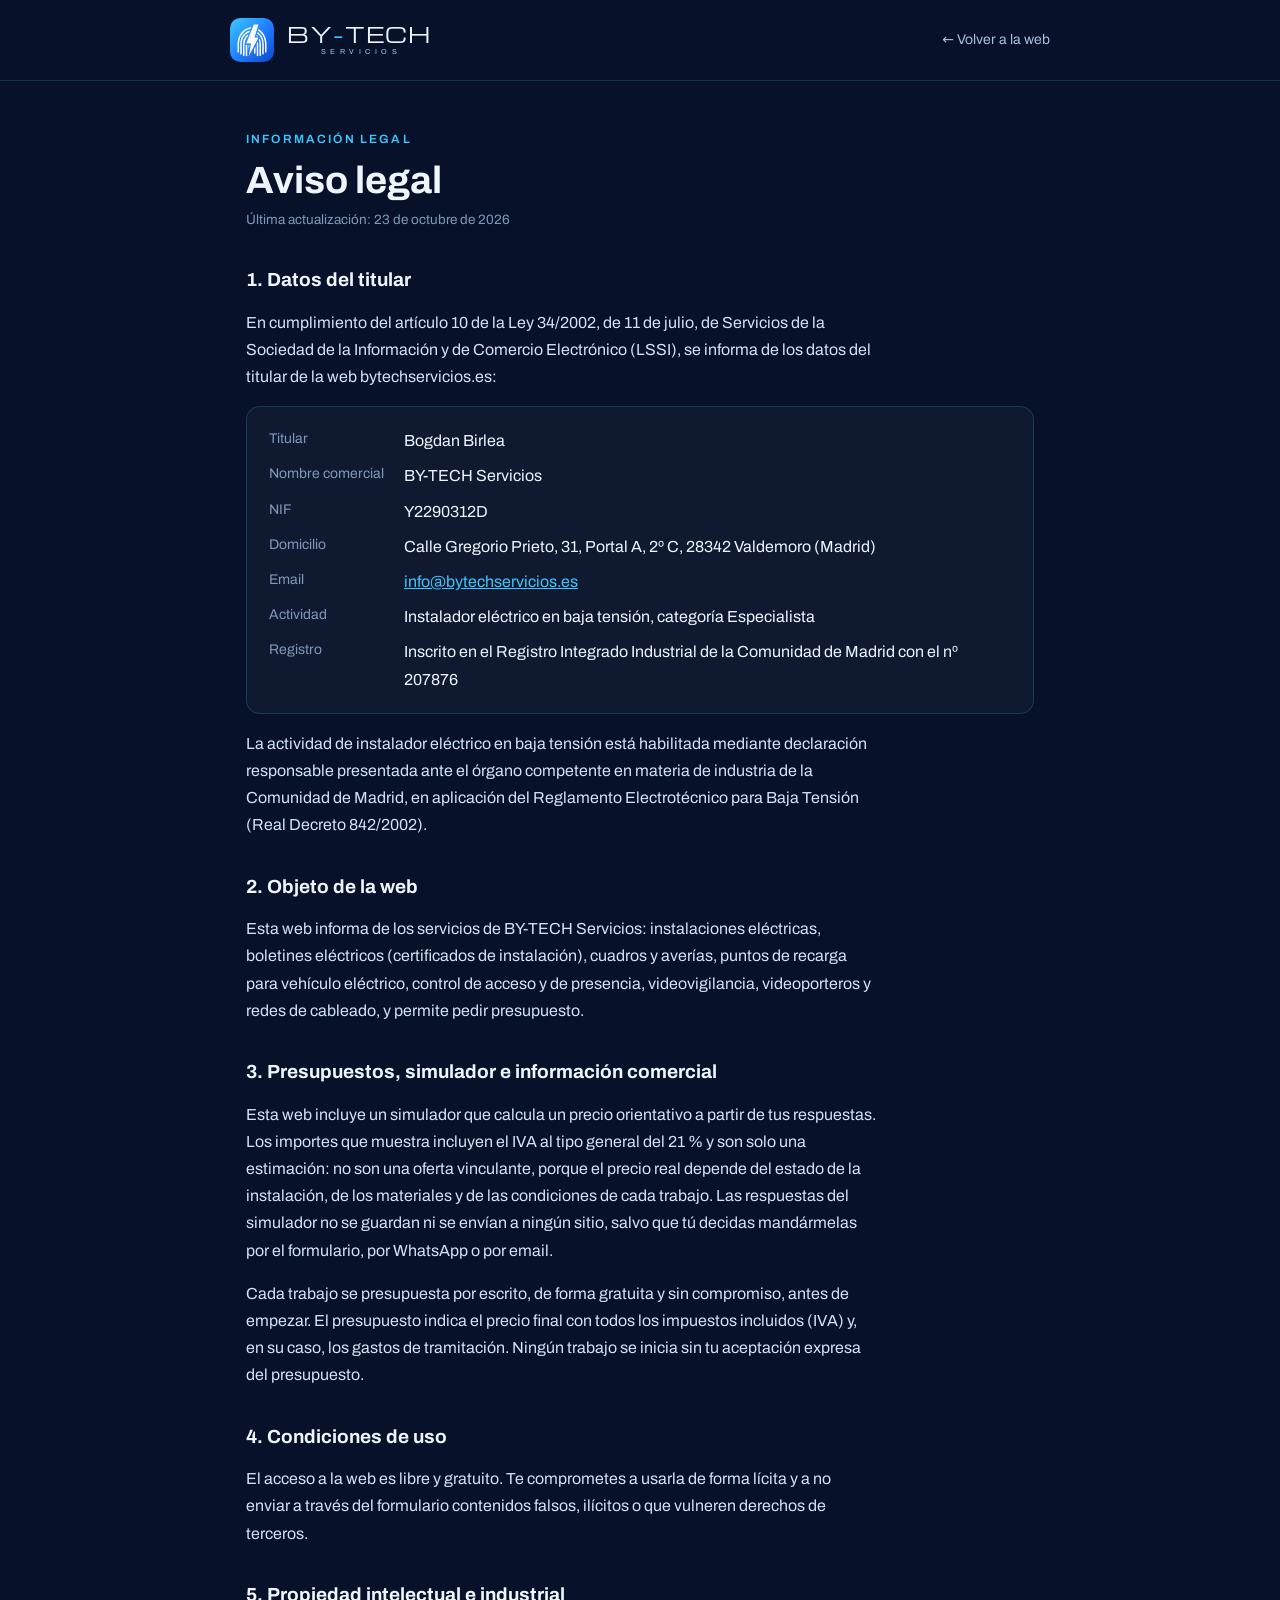
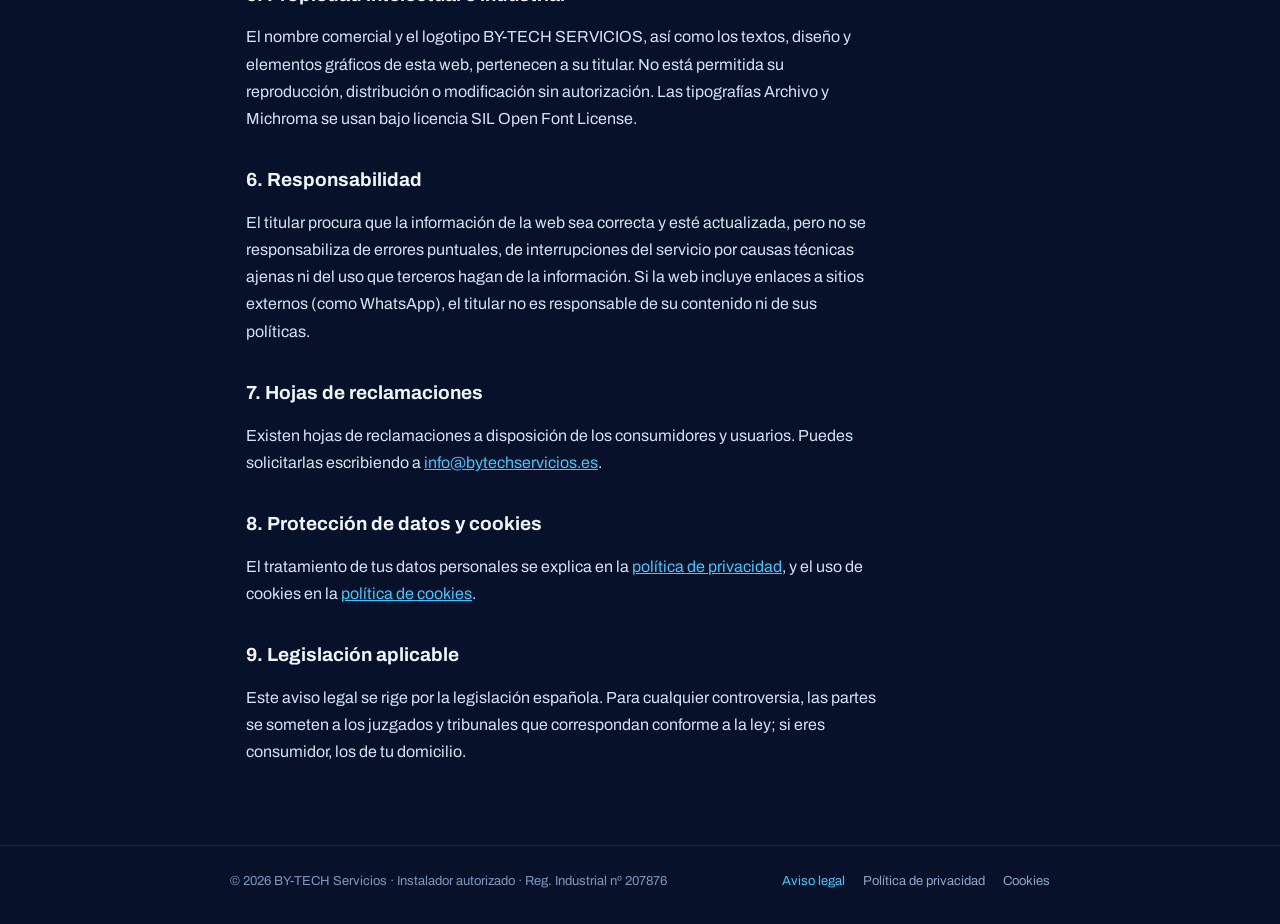
<file: aviso-legal.html>
<!doctype html>
<html lang="es">
<head>
<meta charset="utf-8">
<meta name="viewport" content="width=device-width, initial-scale=1, viewport-fit=cover">
<title>Aviso legal | BY-TECH Servicios</title>
<link rel="icon" type="image/svg+xml" href="favicon.svg">
<link rel="stylesheet" href="fonts/fonts.css">
<style>
:root{--bg:#07122a;--panel:rgba(255,255,255,.035);--line:rgba(60,200,255,.18);--line-2:rgba(255,255,255,.08);--text:#eef5ff;--muted:#a9bfdc;--soft:#7f97ba;--cyan:#3cc8ff;color-scheme:dark}
*,*::before,*::after{box-sizing:border-box}
body{margin:0;background:var(--bg);color:var(--text);font-family:'Archivo',system-ui,-apple-system,'Segoe UI',sans-serif;font-size:16px;line-height:1.7;-webkit-font-smoothing:antialiased}
a{color:var(--cyan)}
header{border-bottom:1px solid var(--line);padding:18px max(16px,env(safe-area-inset-right,0px)) 18px max(16px,env(safe-area-inset-left,0px))}
.top{max-width:820px;margin:0 auto;display:flex;align-items:center;justify-content:space-between;gap:16px}
.logo{display:inline-flex;align-items:center;gap:12px;text-decoration:none;color:var(--text)}
.wm{display:flex;flex-direction:column;align-items:center;line-height:1}
.wm b{font-family:'Michroma','Archivo',sans-serif;font-weight:400;font-size:21px;letter-spacing:.05em;padding-left:.05em}
.wm b i{font-style:normal;color:var(--cyan)}
.wm span{font-size:7.2px;letter-spacing:.62em;padding-left:.62em;color:#9cc9ff;margin-top:.55em}
.back{font-size:14px;text-decoration:none;color:var(--muted)}.back:hover{color:var(--cyan)}
main{max-width:820px;margin:0 auto;padding:48px max(16px,env(safe-area-inset-right,0px)) 64px max(16px,env(safe-area-inset-left,0px))}
.kicker{font-size:12px;font-weight:600;letter-spacing:.18em;text-transform:uppercase;color:var(--cyan)}
h1{font-size:clamp(28px,4vw,38px);line-height:1.15;margin:10px 0 6px;text-wrap:balance}
.upd{color:var(--soft);font-size:13.5px;margin:0 0 32px}
h2{font-size:19px;margin:36px 0 10px;line-height:1.3}
p,li{color:#d3e2f5;max-width:70ch}
ul{padding-left:20px}
dl.data{display:grid;grid-template-columns:max-content minmax(0,1fr);gap:8px 20px;padding:20px 22px;border:1px solid var(--line);border-radius:14px;background:var(--panel);margin:0}
dl.data dt{color:var(--soft);font-size:14px}
dl.data dd{margin:0;overflow-wrap:anywhere}
footer{border-top:1px solid var(--line-2);padding:24px max(16px,env(safe-area-inset-right,0px)) 32px max(16px,env(safe-area-inset-left,0px));font-size:13px;color:var(--soft)}
.foot{max-width:820px;margin:0 auto;display:flex;flex-wrap:wrap;gap:10px 22px;justify-content:space-between}
.foot nav{display:flex;flex-wrap:wrap;gap:8px 18px}.foot a{color:#8fa6c8;text-decoration:none}.foot a:hover,.foot a[aria-current]{color:var(--cyan)}
@media (max-width:560px){dl.data{grid-template-columns:minmax(0,1fr)}dl.data dt{margin-top:6px}}
</style>
</head>
<body>
<header>
  <div class="top">
    <a class="logo" href="/" aria-label="BY-TECH Servicios, ir a la web">
      <svg width="44" height="44" viewBox="0 0 64 64" aria-hidden="true"><defs><linearGradient id="g" x1="0" y1="0" x2="1" y2="1"><stop offset="0" stop-color="#3cc8ff"/><stop offset=".55" stop-color="#1f7bff"/><stop offset="1" stop-color="#0b47c4"/></linearGradient></defs><rect width="64" height="64" rx="15" fill="url(#g)"/><path fill="#fff" d="M34.6 9.5H41.4L35.6 28.4H41.6L27.2 55.5L30.6 37.2H23.6ZM10.9 49V38Q10.9 27.86 17.02 20.67Q22.85 13.82 31 13.42L30.09 15.7Q23.53 16.41 18.7 22.1Q13.1 28.67 13.1 38V49Q13.1 49.46 12.78 49.78Q12.46 50.1 12 50.1Q11.54 50.1 11.22 49.78Q10.9 49.46 10.9 49ZM14.9 52V38Q14.9 29.73 19.84 23.86Q23.82 19.14 29.12 18.16L28.12 20.67Q24.43 21.82 21.53 25.27Q17.1 30.53 17.1 38V52Q17.1 52.46 16.78 52.78Q16.46 53.1 16 53.1Q15.54 53.1 15.22 52.78Q14.9 52.46 14.9 52ZM40.75 18.08 41.42 15.9Q44.42 17.67 46.98 20.67Q53.1 27.86 53.1 38V49Q53.1 49.46 52.78 49.78Q52.46 50.1 52 50.1Q51.54 50.1 51.22 49.78Q50.9 49.46 50.9 49V38Q50.9 28.67 45.3 22.1Q43.19 19.62 40.75 18.08ZM39.42 22.43 40.1 20.23Q42.27 21.62 44.16 23.86Q49.1 29.73 49.1 38V52Q49.1 52.46 48.78 52.78Q48.46 53.1 48 53.1Q47.54 53.1 47.22 52.78Q46.9 52.46 46.9 52V38Q46.9 30.53 42.47 25.27Q41.04 23.57 39.42 22.43ZM18.9 54V38Q18.9 31.6 22.67 27.05Q24.61 24.69 26.98 23.53L25.52 27.21Q24.92 27.77 24.36 28.45Q21.1 32.39 21.1 38V54Q21.1 54.46 20.78 54.78Q20.46 55.1 20 55.1Q19.54 55.1 19.22 54.78Q18.9 54.46 18.9 54ZM41.81 32.06 43.09 29.64Q45.1 33.33 45.1 38V54Q45.1 54.46 44.78 54.78Q44.46 55.1 44 55.1Q43.54 55.1 43.22 54.78Q42.9 54.46 42.9 54V38Q42.9 34.75 41.81 32.06ZM38.89 37.55 40.61 34.31Q41.1 36.03 41.1 38V54.5Q41.1 54.96 40.78 55.28Q40.46 55.6 40 55.6Q39.54 55.6 39.22 55.28Q38.9 54.96 38.9 54.5V38Q38.9 37.77 38.89 37.55ZM22.9 54.5V38.97Q23.24 39.1 23.6 39.1H25.1V54.5Q25.1 54.96 24.78 55.28Q24.46 55.6 24 55.6Q23.54 55.6 23.22 55.28Q22.9 54.96 22.9 54.5ZM34.9 45.06 37.1 40.92V51Q37.1 51.46 36.78 51.78Q36.46 52.1 36 52.1Q35.54 52.1 35.22 51.78Q34.9 51.46 34.9 51ZM26.9 39.1H28.31L26.9 46.71ZM40.86 26.5H38.17L38.76 24.59Q39.86 25.39 40.86 26.5Z"/></svg>
      <span class="wm"><b>BY<i>-</i>TECH</b><span>SERVICIOS</span></span>
    </a>
    <a class="back" href="/">← Volver a la web</a>
  </div>
</header>
<main>
  <div class="kicker">Información legal</div>
  <h1>Aviso legal</h1>
  <p class="upd">Última actualización: 23 de octubre de 2026</p>
  <h2>1. Datos del titular</h2>
  <p>En cumplimiento del artículo 10 de la Ley 34/2002, de 11 de julio, de Servicios de la Sociedad de la Información y de Comercio Electrónico (LSSI), se informa de los datos del titular de la web bytechservicios.es:</p>
  <dl class="data">
    <dt>Titular</dt><dd>Bogdan Birlea</dd>
    <dt>Nombre comercial</dt><dd>BY-TECH Servicios</dd>
    <dt>NIF</dt><dd>Y2290312D</dd>
    <dt>Domicilio</dt><dd>Calle Gregorio Prieto, 31, Portal A, 2º C, 28342 Valdemoro (Madrid)</dd>
    <dt>Email</dt><dd><a href="mailto:info@bytechservicios.es">info@bytechservicios.es</a></dd>
    <dt>Actividad</dt><dd>Instalador eléctrico en baja tensión, categoría Especialista</dd>
    <dt>Registro</dt><dd>Inscrito en el Registro Integrado Industrial de la Comunidad de Madrid con el nº 207876</dd>
  </dl>
  <p>La actividad de instalador eléctrico en baja tensión está habilitada mediante declaración responsable presentada ante el órgano competente en materia de industria de la Comunidad de Madrid, en aplicación del Reglamento Electrotécnico para Baja Tensión (Real Decreto 842/2002).</p>

  <h2>2. Objeto de la web</h2>
  <p>Esta web informa de los servicios de BY-TECH Servicios: instalaciones eléctricas, boletines eléctricos (certificados de instalación), cuadros y averías, puntos de recarga para vehículo eléctrico, control de acceso y de presencia, videovigilancia, videoporteros y redes de cableado, y permite pedir presupuesto.</p>

  <h2>3. Presupuestos, simulador e información comercial</h2>
  <p>Esta web incluye un simulador que calcula un precio orientativo a partir de tus respuestas. Los importes que muestra incluyen el IVA al tipo general del 21 % y son solo una estimación: no son una oferta vinculante, porque el precio real depende del estado de la instalación, de los materiales y de las condiciones de cada trabajo. Las respuestas del simulador no se guardan ni se envían a ningún sitio, salvo que tú decidas mandármelas por el formulario, por WhatsApp o por email.</p>
  <p>Cada trabajo se presupuesta por escrito, de forma gratuita y sin compromiso, antes de empezar. El presupuesto indica el precio final con todos los impuestos incluidos (IVA) y, en su caso, los gastos de tramitación. Ningún trabajo se inicia sin tu aceptación expresa del presupuesto.</p>

  <h2>4. Condiciones de uso</h2>
  <p>El acceso a la web es libre y gratuito. Te comprometes a usarla de forma lícita y a no enviar a través del formulario contenidos falsos, ilícitos o que vulneren derechos de terceros.</p>

  <h2>5. Propiedad intelectual e industrial</h2>
  <p>El nombre comercial y el logotipo BY-TECH SERVICIOS, así como los textos, diseño y elementos gráficos de esta web, pertenecen a su titular. No está permitida su reproducción, distribución o modificación sin autorización. Las tipografías Archivo y Michroma se usan bajo licencia SIL Open Font License.</p>

  <h2>6. Responsabilidad</h2>
  <p>El titular procura que la información de la web sea correcta y esté actualizada, pero no se responsabiliza de errores puntuales, de interrupciones del servicio por causas técnicas ajenas ni del uso que terceros hagan de la información. Si la web incluye enlaces a sitios externos (como WhatsApp), el titular no es responsable de su contenido ni de sus políticas.</p>

  <h2>7. Hojas de reclamaciones</h2>
  <p>Existen hojas de reclamaciones a disposición de los consumidores y usuarios. Puedes solicitarlas escribiendo a <a href="mailto:info@bytechservicios.es">info@bytechservicios.es</a>.</p>

  <h2>8. Protección de datos y cookies</h2>
  <p>El tratamiento de tus datos personales se explica en la <a href="politica-privacidad.html">política de privacidad</a>, y el uso de cookies en la <a href="politica-cookies.html">política de cookies</a>.</p>

  <h2>9. Legislación aplicable</h2>
  <p>Este aviso legal se rige por la legislación española. Para cualquier controversia, las partes se someten a los juzgados y tribunales que correspondan conforme a la ley; si eres consumidor, los de tu domicilio.</p>

</main>
<footer>
  <div class="foot"><span>© 2026 BY-TECH Servicios · Instalador autorizado · <span style="white-space:nowrap">Reg. Industrial nº 207876</span></span><nav aria-label="Información legal"><a href="aviso-legal.html" aria-current="page">Aviso legal</a><a href="politica-privacidad.html">Política de privacidad</a><a href="politica-cookies.html">Cookies</a></nav></div>
</footer>
</body>
</html>
</file>
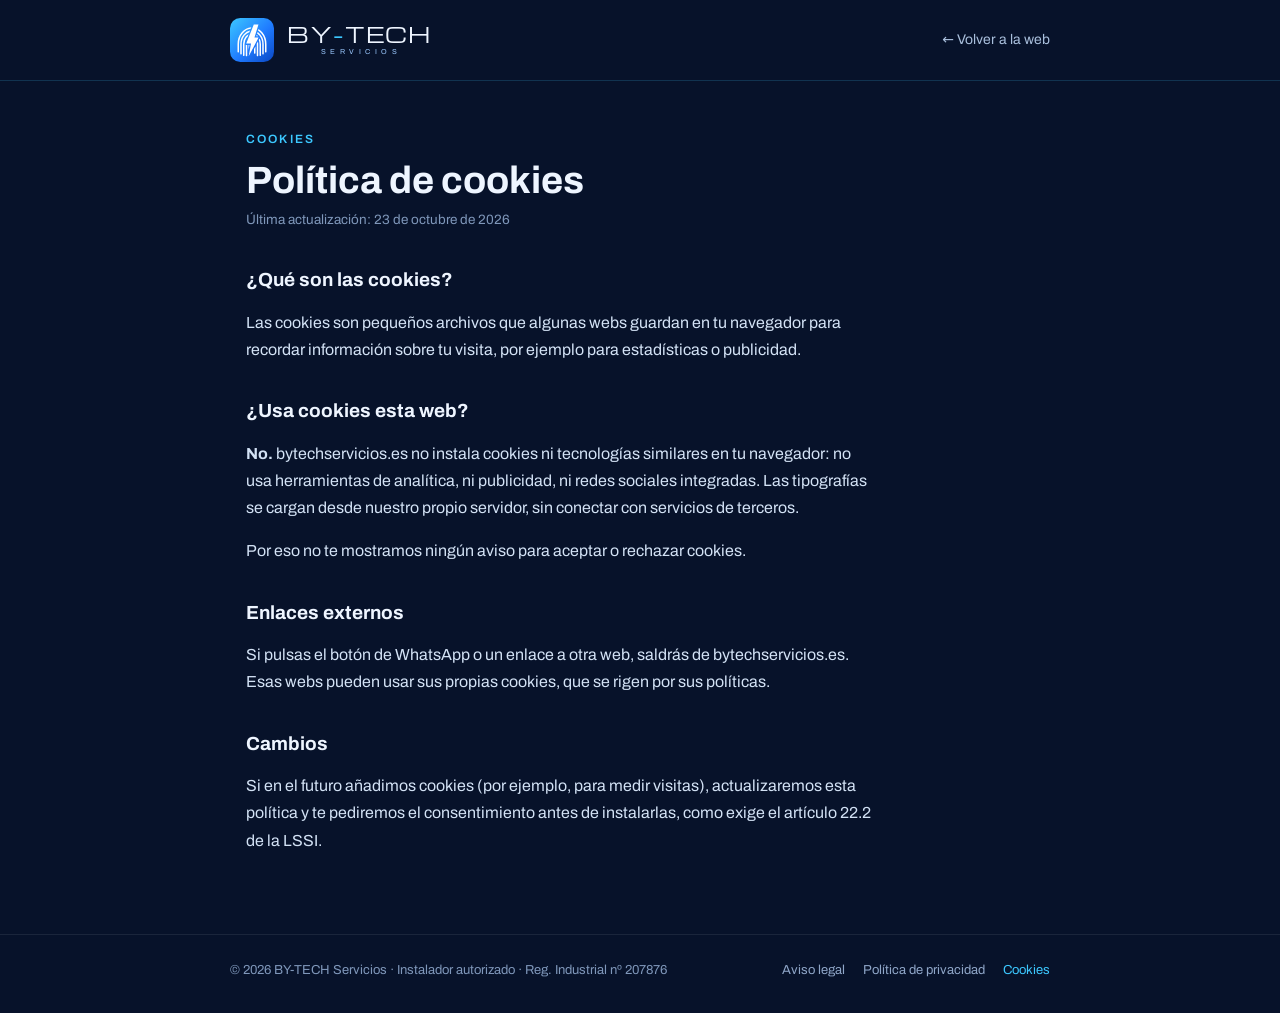
<file: politica-cookies.html>
<!doctype html>
<html lang="es">
<head>
<meta charset="utf-8">
<meta name="viewport" content="width=device-width, initial-scale=1, viewport-fit=cover">
<title>Política de cookies | BY-TECH Servicios</title>
<link rel="icon" type="image/svg+xml" href="favicon.svg">
<link rel="stylesheet" href="fonts/fonts.css">
<style>
:root{--bg:#07122a;--panel:rgba(255,255,255,.035);--line:rgba(60,200,255,.18);--line-2:rgba(255,255,255,.08);--text:#eef5ff;--muted:#a9bfdc;--soft:#7f97ba;--cyan:#3cc8ff;color-scheme:dark}
*,*::before,*::after{box-sizing:border-box}
body{margin:0;background:var(--bg);color:var(--text);font-family:'Archivo',system-ui,-apple-system,'Segoe UI',sans-serif;font-size:16px;line-height:1.7;-webkit-font-smoothing:antialiased}
a{color:var(--cyan)}
header{border-bottom:1px solid var(--line);padding:18px max(16px,env(safe-area-inset-right,0px)) 18px max(16px,env(safe-area-inset-left,0px))}
.top{max-width:820px;margin:0 auto;display:flex;align-items:center;justify-content:space-between;gap:16px}
.logo{display:inline-flex;align-items:center;gap:12px;text-decoration:none;color:var(--text)}
.wm{display:flex;flex-direction:column;align-items:center;line-height:1}
.wm b{font-family:'Michroma','Archivo',sans-serif;font-weight:400;font-size:21px;letter-spacing:.05em;padding-left:.05em}
.wm b i{font-style:normal;color:var(--cyan)}
.wm span{font-size:7.2px;letter-spacing:.62em;padding-left:.62em;color:#9cc9ff;margin-top:.55em}
.back{font-size:14px;text-decoration:none;color:var(--muted)}.back:hover{color:var(--cyan)}
main{max-width:820px;margin:0 auto;padding:48px max(16px,env(safe-area-inset-right,0px)) 64px max(16px,env(safe-area-inset-left,0px))}
.kicker{font-size:12px;font-weight:600;letter-spacing:.18em;text-transform:uppercase;color:var(--cyan)}
h1{font-size:clamp(28px,4vw,38px);line-height:1.15;margin:10px 0 6px;text-wrap:balance}
.upd{color:var(--soft);font-size:13.5px;margin:0 0 32px}
h2{font-size:19px;margin:36px 0 10px;line-height:1.3}
p,li{color:#d3e2f5;max-width:70ch}
ul{padding-left:20px}
dl.data{display:grid;grid-template-columns:max-content minmax(0,1fr);gap:8px 20px;padding:20px 22px;border:1px solid var(--line);border-radius:14px;background:var(--panel);margin:0}
dl.data dt{color:var(--soft);font-size:14px}
dl.data dd{margin:0;overflow-wrap:anywhere}
footer{border-top:1px solid var(--line-2);padding:24px max(16px,env(safe-area-inset-right,0px)) 32px max(16px,env(safe-area-inset-left,0px));font-size:13px;color:var(--soft)}
.foot{max-width:820px;margin:0 auto;display:flex;flex-wrap:wrap;gap:10px 22px;justify-content:space-between}
.foot nav{display:flex;flex-wrap:wrap;gap:8px 18px}.foot a{color:#8fa6c8;text-decoration:none}.foot a:hover,.foot a[aria-current]{color:var(--cyan)}
@media (max-width:560px){dl.data{grid-template-columns:minmax(0,1fr)}dl.data dt{margin-top:6px}}
</style>
</head>
<body>
<header>
  <div class="top">
    <a class="logo" href="/" aria-label="BY-TECH Servicios, ir a la web">
      <svg width="44" height="44" viewBox="0 0 64 64" aria-hidden="true"><defs><linearGradient id="g" x1="0" y1="0" x2="1" y2="1"><stop offset="0" stop-color="#3cc8ff"/><stop offset=".55" stop-color="#1f7bff"/><stop offset="1" stop-color="#0b47c4"/></linearGradient></defs><rect width="64" height="64" rx="15" fill="url(#g)"/><path fill="#fff" d="M34.6 9.5H41.4L35.6 28.4H41.6L27.2 55.5L30.6 37.2H23.6ZM10.9 49V38Q10.9 27.86 17.02 20.67Q22.85 13.82 31 13.42L30.09 15.7Q23.53 16.41 18.7 22.1Q13.1 28.67 13.1 38V49Q13.1 49.46 12.78 49.78Q12.46 50.1 12 50.1Q11.54 50.1 11.22 49.78Q10.9 49.46 10.9 49ZM14.9 52V38Q14.9 29.73 19.84 23.86Q23.82 19.14 29.12 18.16L28.12 20.67Q24.43 21.82 21.53 25.27Q17.1 30.53 17.1 38V52Q17.1 52.46 16.78 52.78Q16.46 53.1 16 53.1Q15.54 53.1 15.22 52.78Q14.9 52.46 14.9 52ZM40.75 18.08 41.42 15.9Q44.42 17.67 46.98 20.67Q53.1 27.86 53.1 38V49Q53.1 49.46 52.78 49.78Q52.46 50.1 52 50.1Q51.54 50.1 51.22 49.78Q50.9 49.46 50.9 49V38Q50.9 28.67 45.3 22.1Q43.19 19.62 40.75 18.08ZM39.42 22.43 40.1 20.23Q42.27 21.62 44.16 23.86Q49.1 29.73 49.1 38V52Q49.1 52.46 48.78 52.78Q48.46 53.1 48 53.1Q47.54 53.1 47.22 52.78Q46.9 52.46 46.9 52V38Q46.9 30.53 42.47 25.27Q41.04 23.57 39.42 22.43ZM18.9 54V38Q18.9 31.6 22.67 27.05Q24.61 24.69 26.98 23.53L25.52 27.21Q24.92 27.77 24.36 28.45Q21.1 32.39 21.1 38V54Q21.1 54.46 20.78 54.78Q20.46 55.1 20 55.1Q19.54 55.1 19.22 54.78Q18.9 54.46 18.9 54ZM41.81 32.06 43.09 29.64Q45.1 33.33 45.1 38V54Q45.1 54.46 44.78 54.78Q44.46 55.1 44 55.1Q43.54 55.1 43.22 54.78Q42.9 54.46 42.9 54V38Q42.9 34.75 41.81 32.06ZM38.89 37.55 40.61 34.31Q41.1 36.03 41.1 38V54.5Q41.1 54.96 40.78 55.28Q40.46 55.6 40 55.6Q39.54 55.6 39.22 55.28Q38.9 54.96 38.9 54.5V38Q38.9 37.77 38.89 37.55ZM22.9 54.5V38.97Q23.24 39.1 23.6 39.1H25.1V54.5Q25.1 54.96 24.78 55.28Q24.46 55.6 24 55.6Q23.54 55.6 23.22 55.28Q22.9 54.96 22.9 54.5ZM34.9 45.06 37.1 40.92V51Q37.1 51.46 36.78 51.78Q36.46 52.1 36 52.1Q35.54 52.1 35.22 51.78Q34.9 51.46 34.9 51ZM26.9 39.1H28.31L26.9 46.71ZM40.86 26.5H38.17L38.76 24.59Q39.86 25.39 40.86 26.5Z"/></svg>
      <span class="wm"><b>BY<i>-</i>TECH</b><span>SERVICIOS</span></span>
    </a>
    <a class="back" href="/">← Volver a la web</a>
  </div>
</header>
<main>
  <div class="kicker">Cookies</div>
  <h1>Política de cookies</h1>
  <p class="upd">Última actualización: 23 de octubre de 2026</p>
  <h2>¿Qué son las cookies?</h2>
  <p>Las cookies son pequeños archivos que algunas webs guardan en tu navegador para recordar información sobre tu visita, por ejemplo para estadísticas o publicidad.</p>

  <h2>¿Usa cookies esta web?</h2>
  <p><strong>No.</strong> bytechservicios.es no instala cookies ni tecnologías similares en tu navegador: no usa herramientas de analítica, ni publicidad, ni redes sociales integradas. Las tipografías se cargan desde nuestro propio servidor, sin conectar con servicios de terceros.</p>
  <p>Por eso no te mostramos ningún aviso para aceptar o rechazar cookies.</p>

  <h2>Enlaces externos</h2>
  <p>Si pulsas el botón de WhatsApp o un enlace a otra web, saldrás de bytechservicios.es. Esas webs pueden usar sus propias cookies, que se rigen por sus políticas.</p>

  <h2>Cambios</h2>
  <p>Si en el futuro añadimos cookies (por ejemplo, para medir visitas), actualizaremos esta política y te pediremos el consentimiento antes de instalarlas, como exige el artículo 22.2 de la LSSI.</p>

</main>
<footer>
  <div class="foot"><span>© 2026 BY-TECH Servicios · Instalador autorizado · <span style="white-space:nowrap">Reg. Industrial nº 207876</span></span><nav aria-label="Información legal"><a href="aviso-legal.html">Aviso legal</a><a href="politica-privacidad.html">Política de privacidad</a><a href="politica-cookies.html" aria-current="page">Cookies</a></nav></div>
</footer>
</body>
</html>
</file>
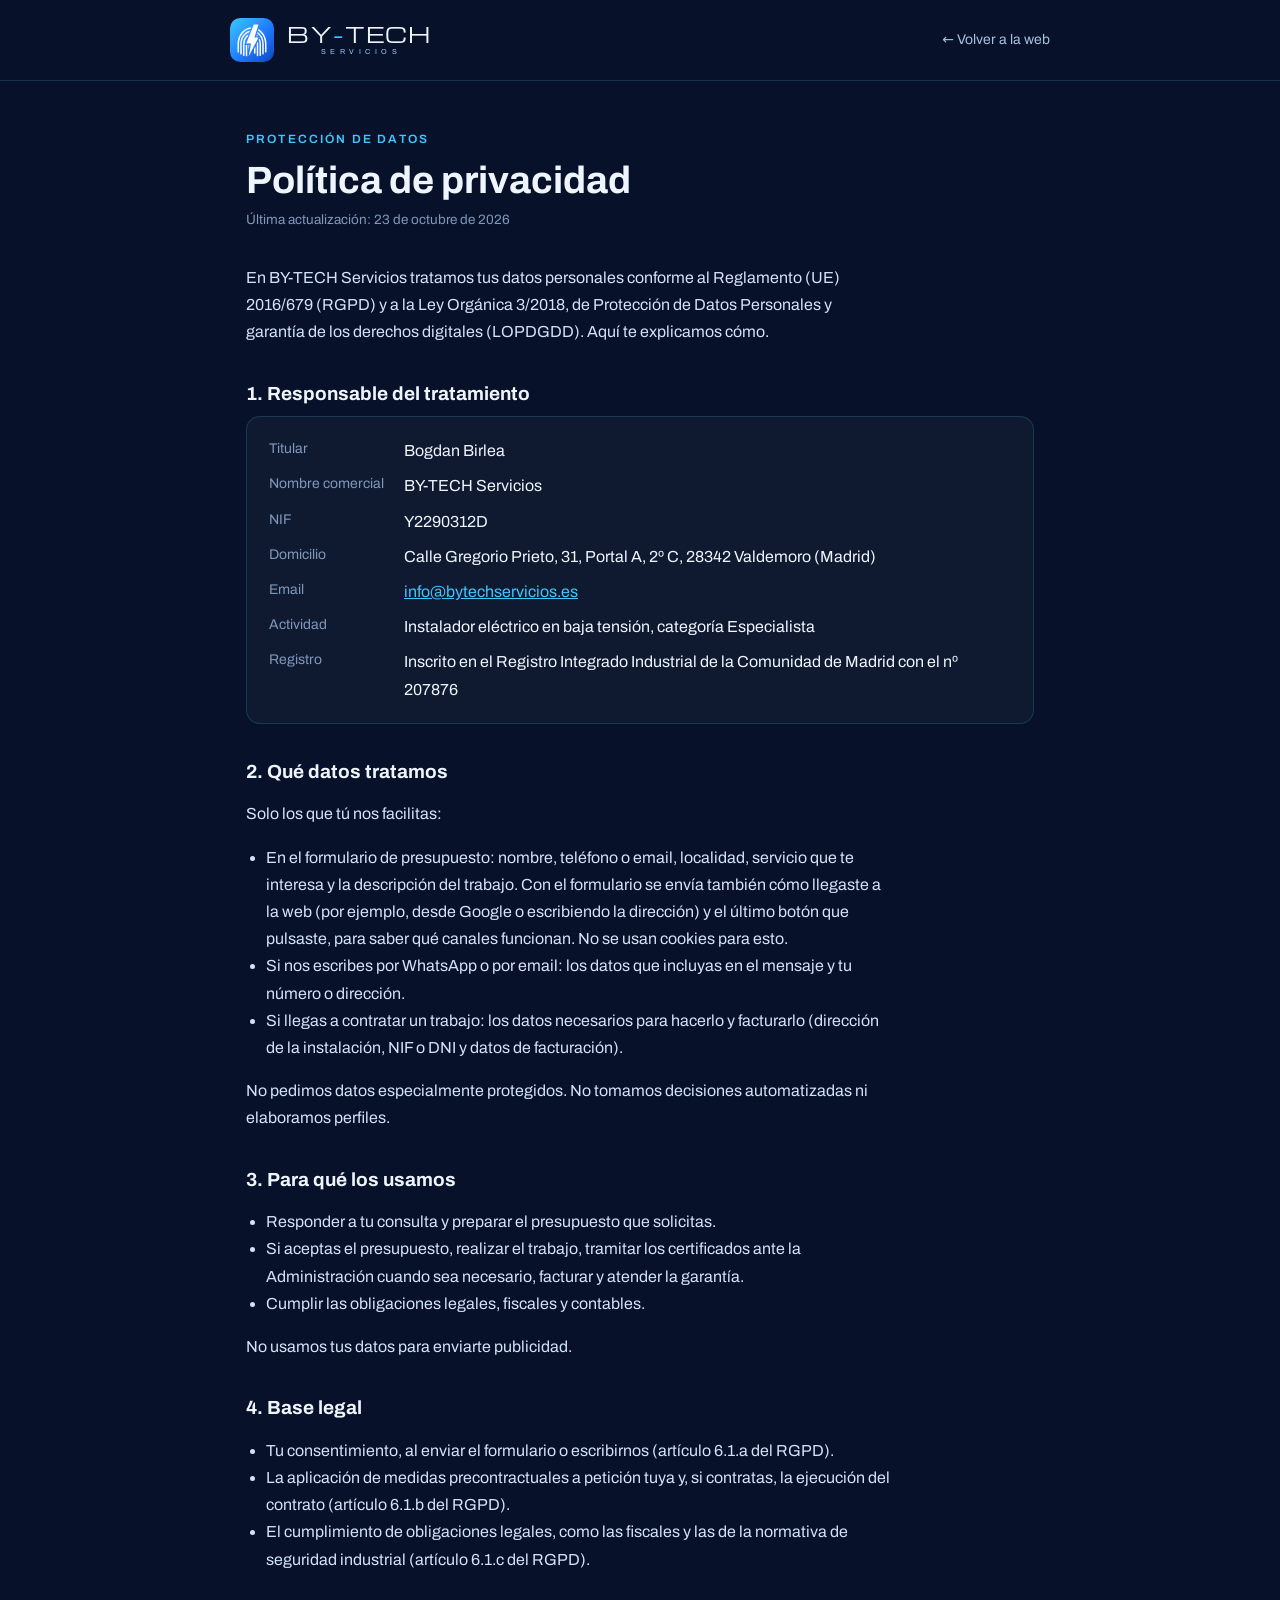
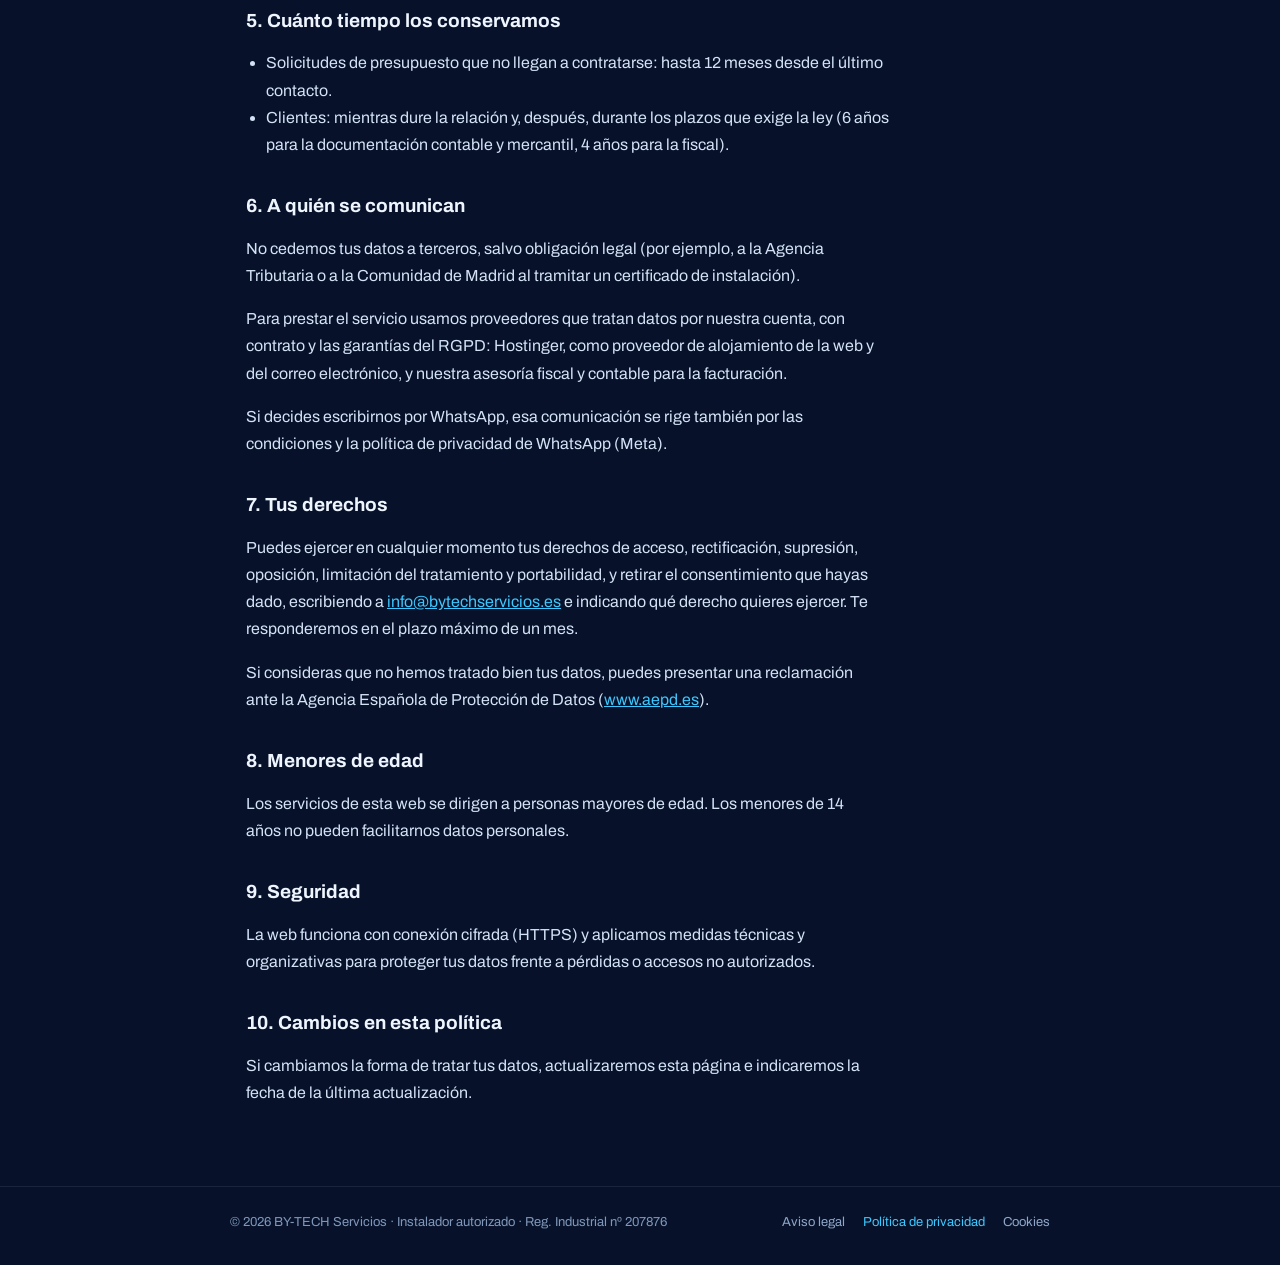
<file: politica-privacidad.html>
<!doctype html>
<html lang="es">
<head>
<meta charset="utf-8">
<meta name="viewport" content="width=device-width, initial-scale=1, viewport-fit=cover">
<title>Política de privacidad | BY-TECH Servicios</title>
<link rel="icon" type="image/svg+xml" href="favicon.svg">
<link rel="stylesheet" href="fonts/fonts.css">
<style>
:root{--bg:#07122a;--panel:rgba(255,255,255,.035);--line:rgba(60,200,255,.18);--line-2:rgba(255,255,255,.08);--text:#eef5ff;--muted:#a9bfdc;--soft:#7f97ba;--cyan:#3cc8ff;color-scheme:dark}
*,*::before,*::after{box-sizing:border-box}
body{margin:0;background:var(--bg);color:var(--text);font-family:'Archivo',system-ui,-apple-system,'Segoe UI',sans-serif;font-size:16px;line-height:1.7;-webkit-font-smoothing:antialiased}
a{color:var(--cyan)}
header{border-bottom:1px solid var(--line);padding:18px max(16px,env(safe-area-inset-right,0px)) 18px max(16px,env(safe-area-inset-left,0px))}
.top{max-width:820px;margin:0 auto;display:flex;align-items:center;justify-content:space-between;gap:16px}
.logo{display:inline-flex;align-items:center;gap:12px;text-decoration:none;color:var(--text)}
.wm{display:flex;flex-direction:column;align-items:center;line-height:1}
.wm b{font-family:'Michroma','Archivo',sans-serif;font-weight:400;font-size:21px;letter-spacing:.05em;padding-left:.05em}
.wm b i{font-style:normal;color:var(--cyan)}
.wm span{font-size:7.2px;letter-spacing:.62em;padding-left:.62em;color:#9cc9ff;margin-top:.55em}
.back{font-size:14px;text-decoration:none;color:var(--muted)}.back:hover{color:var(--cyan)}
main{max-width:820px;margin:0 auto;padding:48px max(16px,env(safe-area-inset-right,0px)) 64px max(16px,env(safe-area-inset-left,0px))}
.kicker{font-size:12px;font-weight:600;letter-spacing:.18em;text-transform:uppercase;color:var(--cyan)}
h1{font-size:clamp(28px,4vw,38px);line-height:1.15;margin:10px 0 6px;text-wrap:balance}
.upd{color:var(--soft);font-size:13.5px;margin:0 0 32px}
h2{font-size:19px;margin:36px 0 10px;line-height:1.3}
p,li{color:#d3e2f5;max-width:70ch}
ul{padding-left:20px}
dl.data{display:grid;grid-template-columns:max-content minmax(0,1fr);gap:8px 20px;padding:20px 22px;border:1px solid var(--line);border-radius:14px;background:var(--panel);margin:0}
dl.data dt{color:var(--soft);font-size:14px}
dl.data dd{margin:0;overflow-wrap:anywhere}
footer{border-top:1px solid var(--line-2);padding:24px max(16px,env(safe-area-inset-right,0px)) 32px max(16px,env(safe-area-inset-left,0px));font-size:13px;color:var(--soft)}
.foot{max-width:820px;margin:0 auto;display:flex;flex-wrap:wrap;gap:10px 22px;justify-content:space-between}
.foot nav{display:flex;flex-wrap:wrap;gap:8px 18px}.foot a{color:#8fa6c8;text-decoration:none}.foot a:hover,.foot a[aria-current]{color:var(--cyan)}
@media (max-width:560px){dl.data{grid-template-columns:minmax(0,1fr)}dl.data dt{margin-top:6px}}
</style>
</head>
<body>
<header>
  <div class="top">
    <a class="logo" href="/" aria-label="BY-TECH Servicios, ir a la web">
      <svg width="44" height="44" viewBox="0 0 64 64" aria-hidden="true"><defs><linearGradient id="g" x1="0" y1="0" x2="1" y2="1"><stop offset="0" stop-color="#3cc8ff"/><stop offset=".55" stop-color="#1f7bff"/><stop offset="1" stop-color="#0b47c4"/></linearGradient></defs><rect width="64" height="64" rx="15" fill="url(#g)"/><path fill="#fff" d="M34.6 9.5H41.4L35.6 28.4H41.6L27.2 55.5L30.6 37.2H23.6ZM10.9 49V38Q10.9 27.86 17.02 20.67Q22.85 13.82 31 13.42L30.09 15.7Q23.53 16.41 18.7 22.1Q13.1 28.67 13.1 38V49Q13.1 49.46 12.78 49.78Q12.46 50.1 12 50.1Q11.54 50.1 11.22 49.78Q10.9 49.46 10.9 49ZM14.9 52V38Q14.9 29.73 19.84 23.86Q23.82 19.14 29.12 18.16L28.12 20.67Q24.43 21.82 21.53 25.27Q17.1 30.53 17.1 38V52Q17.1 52.46 16.78 52.78Q16.46 53.1 16 53.1Q15.54 53.1 15.22 52.78Q14.9 52.46 14.9 52ZM40.75 18.08 41.42 15.9Q44.42 17.67 46.98 20.67Q53.1 27.86 53.1 38V49Q53.1 49.46 52.78 49.78Q52.46 50.1 52 50.1Q51.54 50.1 51.22 49.78Q50.9 49.46 50.9 49V38Q50.9 28.67 45.3 22.1Q43.19 19.62 40.75 18.08ZM39.42 22.43 40.1 20.23Q42.27 21.62 44.16 23.86Q49.1 29.73 49.1 38V52Q49.1 52.46 48.78 52.78Q48.46 53.1 48 53.1Q47.54 53.1 47.22 52.78Q46.9 52.46 46.9 52V38Q46.9 30.53 42.47 25.27Q41.04 23.57 39.42 22.43ZM18.9 54V38Q18.9 31.6 22.67 27.05Q24.61 24.69 26.98 23.53L25.52 27.21Q24.92 27.77 24.36 28.45Q21.1 32.39 21.1 38V54Q21.1 54.46 20.78 54.78Q20.46 55.1 20 55.1Q19.54 55.1 19.22 54.78Q18.9 54.46 18.9 54ZM41.81 32.06 43.09 29.64Q45.1 33.33 45.1 38V54Q45.1 54.46 44.78 54.78Q44.46 55.1 44 55.1Q43.54 55.1 43.22 54.78Q42.9 54.46 42.9 54V38Q42.9 34.75 41.81 32.06ZM38.89 37.55 40.61 34.31Q41.1 36.03 41.1 38V54.5Q41.1 54.96 40.78 55.28Q40.46 55.6 40 55.6Q39.54 55.6 39.22 55.28Q38.9 54.96 38.9 54.5V38Q38.9 37.77 38.89 37.55ZM22.9 54.5V38.97Q23.24 39.1 23.6 39.1H25.1V54.5Q25.1 54.96 24.78 55.28Q24.46 55.6 24 55.6Q23.54 55.6 23.22 55.28Q22.9 54.96 22.9 54.5ZM34.9 45.06 37.1 40.92V51Q37.1 51.46 36.78 51.78Q36.46 52.1 36 52.1Q35.54 52.1 35.22 51.78Q34.9 51.46 34.9 51ZM26.9 39.1H28.31L26.9 46.71ZM40.86 26.5H38.17L38.76 24.59Q39.86 25.39 40.86 26.5Z"/></svg>
      <span class="wm"><b>BY<i>-</i>TECH</b><span>SERVICIOS</span></span>
    </a>
    <a class="back" href="/">← Volver a la web</a>
  </div>
</header>
<main>
  <div class="kicker">Protección de datos</div>
  <h1>Política de privacidad</h1>
  <p class="upd">Última actualización: 23 de octubre de 2026</p>
  <p>En BY-TECH Servicios tratamos tus datos personales conforme al Reglamento (UE) 2016/679 (RGPD) y a la Ley Orgánica 3/2018, de Protección de Datos Personales y garantía de los derechos digitales (LOPDGDD). Aquí te explicamos cómo.</p>

  <h2>1. Responsable del tratamiento</h2>
  <dl class="data">
    <dt>Titular</dt><dd>Bogdan Birlea</dd>
    <dt>Nombre comercial</dt><dd>BY-TECH Servicios</dd>
    <dt>NIF</dt><dd>Y2290312D</dd>
    <dt>Domicilio</dt><dd>Calle Gregorio Prieto, 31, Portal A, 2º C, 28342 Valdemoro (Madrid)</dd>
    <dt>Email</dt><dd><a href="mailto:info@bytechservicios.es">info@bytechservicios.es</a></dd>
    <dt>Actividad</dt><dd>Instalador eléctrico en baja tensión, categoría Especialista</dd>
    <dt>Registro</dt><dd>Inscrito en el Registro Integrado Industrial de la Comunidad de Madrid con el nº 207876</dd>
  </dl>

  <h2>2. Qué datos tratamos</h2>
  <p>Solo los que tú nos facilitas:</p>
  <ul>
    <li>En el formulario de presupuesto: nombre, teléfono o email, localidad, servicio que te interesa y la descripción del trabajo. Con el formulario se envía también cómo llegaste a la web (por ejemplo, desde Google o escribiendo la dirección) y el último botón que pulsaste, para saber qué canales funcionan. No se usan cookies para esto.</li>
    <li>Si nos escribes por WhatsApp o por email: los datos que incluyas en el mensaje y tu número o dirección.</li>
    <li>Si llegas a contratar un trabajo: los datos necesarios para hacerlo y facturarlo (dirección de la instalación, NIF o DNI y datos de facturación).</li>
  </ul>
  <p>No pedimos datos especialmente protegidos. No tomamos decisiones automatizadas ni elaboramos perfiles.</p>

  <h2>3. Para qué los usamos</h2>
  <ul>
    <li>Responder a tu consulta y preparar el presupuesto que solicitas.</li>
    <li>Si aceptas el presupuesto, realizar el trabajo, tramitar los certificados ante la Administración cuando sea necesario, facturar y atender la garantía.</li>
    <li>Cumplir las obligaciones legales, fiscales y contables.</li>
  </ul>
  <p>No usamos tus datos para enviarte publicidad.</p>

  <h2>4. Base legal</h2>
  <ul>
    <li>Tu consentimiento, al enviar el formulario o escribirnos (artículo 6.1.a del RGPD).</li>
    <li>La aplicación de medidas precontractuales a petición tuya y, si contratas, la ejecución del contrato (artículo 6.1.b del RGPD).</li>
    <li>El cumplimiento de obligaciones legales, como las fiscales y las de la normativa de seguridad industrial (artículo 6.1.c del RGPD).</li>
  </ul>

  <h2>5. Cuánto tiempo los conservamos</h2>
  <ul>
    <li>Solicitudes de presupuesto que no llegan a contratarse: hasta 12 meses desde el último contacto.</li>
    <li>Clientes: mientras dure la relación y, después, durante los plazos que exige la ley (6 años para la documentación contable y mercantil, 4 años para la fiscal).</li>
  </ul>

  <h2>6. A quién se comunican</h2>
  <p>No cedemos tus datos a terceros, salvo obligación legal (por ejemplo, a la Agencia Tributaria o a la Comunidad de Madrid al tramitar un certificado de instalación).</p>
  <p>Para prestar el servicio usamos proveedores que tratan datos por nuestra cuenta, con contrato y las garantías del RGPD: Hostinger, como proveedor de alojamiento de la web y del correo electrónico, y nuestra asesoría fiscal y contable para la facturación.</p>
  <p>Si decides escribirnos por WhatsApp, esa comunicación se rige también por las condiciones y la política de privacidad de WhatsApp (Meta).</p>

  <h2>7. Tus derechos</h2>
  <p>Puedes ejercer en cualquier momento tus derechos de acceso, rectificación, supresión, oposición, limitación del tratamiento y portabilidad, y retirar el consentimiento que hayas dado, escribiendo a <a href="mailto:info@bytechservicios.es">info@bytechservicios.es</a> e indicando qué derecho quieres ejercer. Te responderemos en el plazo máximo de un mes.</p>
  <p>Si consideras que no hemos tratado bien tus datos, puedes presentar una reclamación ante la Agencia Española de Protección de Datos (<a href="https://www.aepd.es" target="_blank" rel="noopener">www.aepd.es</a>).</p>

  <h2>8. Menores de edad</h2>
  <p>Los servicios de esta web se dirigen a personas mayores de edad. Los menores de 14 años no pueden facilitarnos datos personales.</p>

  <h2>9. Seguridad</h2>
  <p>La web funciona con conexión cifrada (HTTPS) y aplicamos medidas técnicas y organizativas para proteger tus datos frente a pérdidas o accesos no autorizados.</p>

  <h2>10. Cambios en esta política</h2>
  <p>Si cambiamos la forma de tratar tus datos, actualizaremos esta página e indicaremos la fecha de la última actualización.</p>

</main>
<footer>
  <div class="foot"><span>© 2026 BY-TECH Servicios · Instalador autorizado · <span style="white-space:nowrap">Reg. Industrial nº 207876</span></span><nav aria-label="Información legal"><a href="aviso-legal.html">Aviso legal</a><a href="politica-privacidad.html" aria-current="page">Política de privacidad</a><a href="politica-cookies.html">Cookies</a></nav></div>
</footer>
</body>
</html>
</file>
<file: fonts/fonts.css>
/* Fuentes alojadas en la propia web (sin conexión a servidores de terceros) */
@font-face{font-family:'Michroma';font-style:normal;font-weight:400;font-display:swap;src:url(michroma-latin-400-normal.woff2) format('woff2')}
@font-face{font-family:'Archivo';font-style:normal;font-weight:400;font-display:swap;src:url(archivo-latin-400-normal.woff2) format('woff2')}
@font-face{font-family:'Archivo';font-style:normal;font-weight:500;font-display:swap;src:url(archivo-latin-500-normal.woff2) format('woff2')}
@font-face{font-family:'Archivo';font-style:normal;font-weight:600;font-display:swap;src:url(archivo-latin-600-normal.woff2) format('woff2')}
@font-face{font-family:'Archivo';font-style:normal;font-weight:700;font-display:swap;src:url(archivo-latin-700-normal.woff2) format('woff2')}
@font-face{font-family:'Archivo';font-style:normal;font-weight:800;font-display:swap;src:url(archivo-latin-800-normal.woff2) format('woff2')}
</file>
